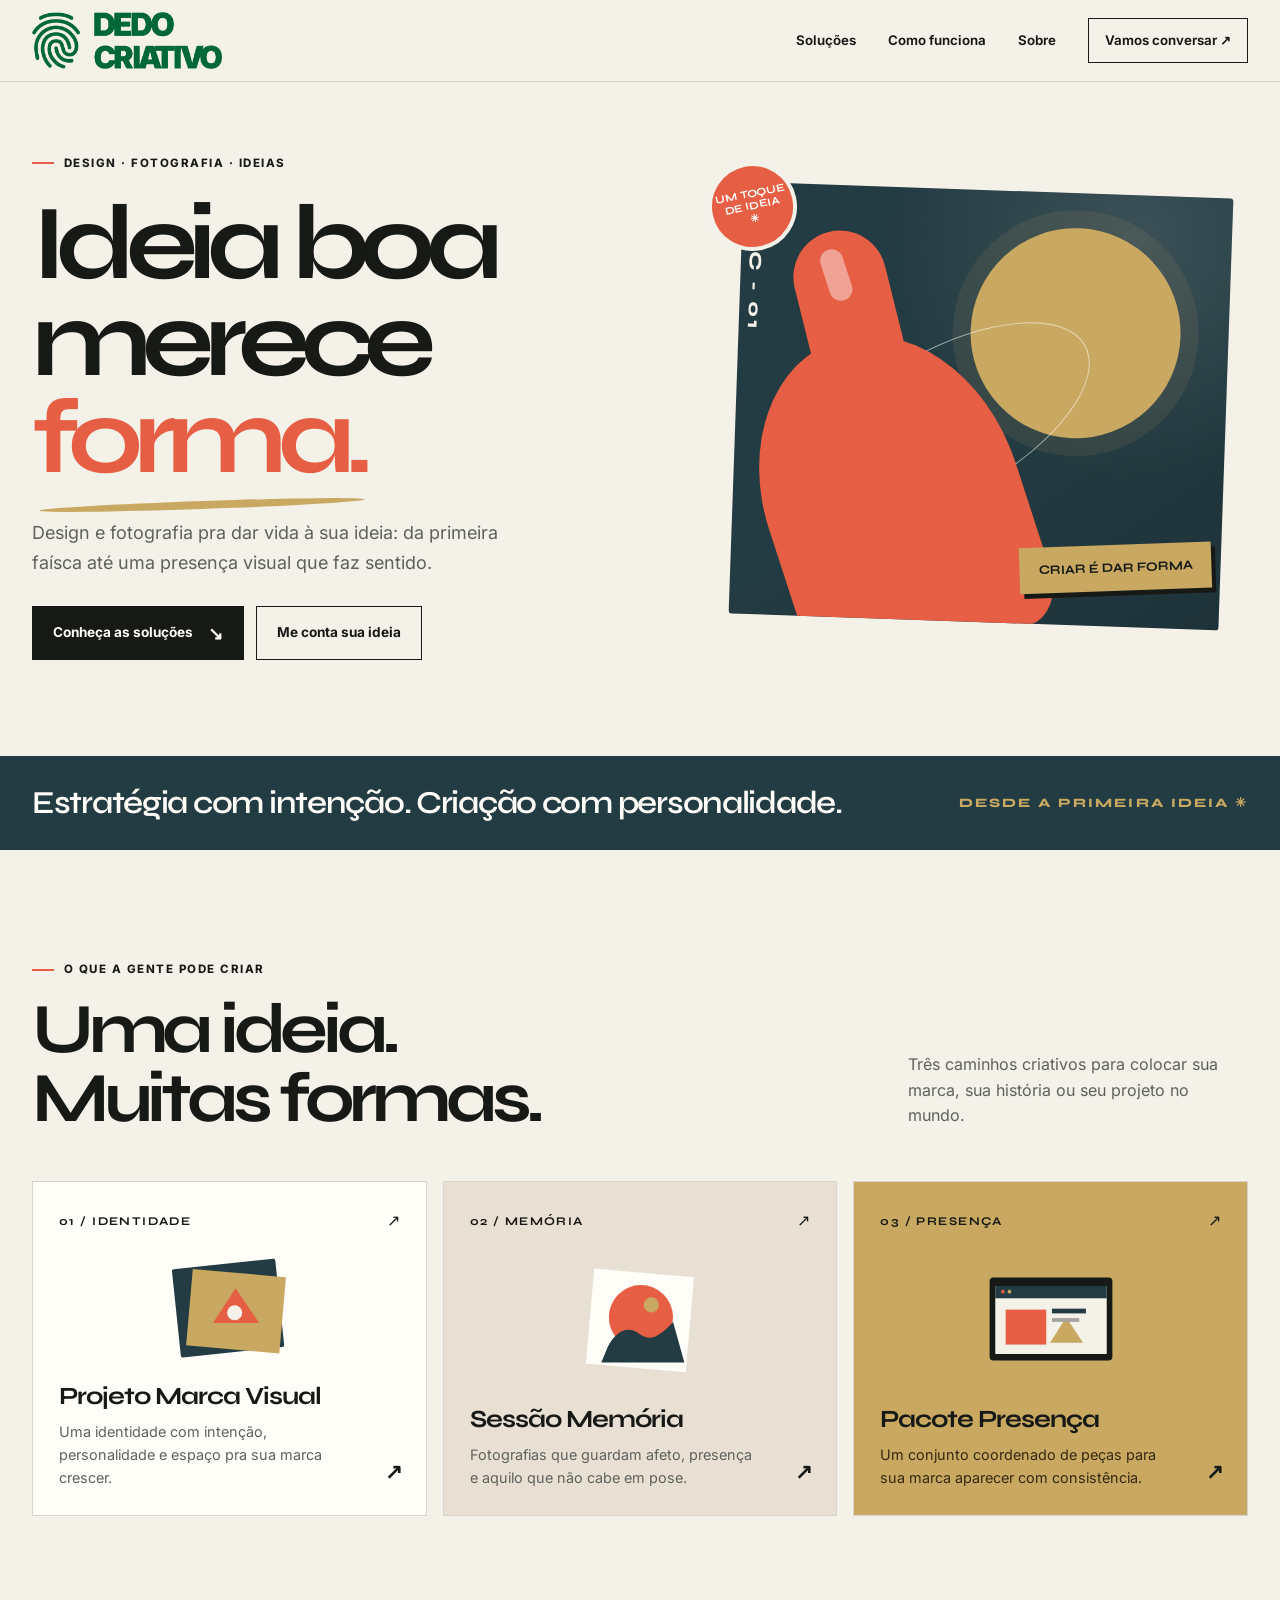
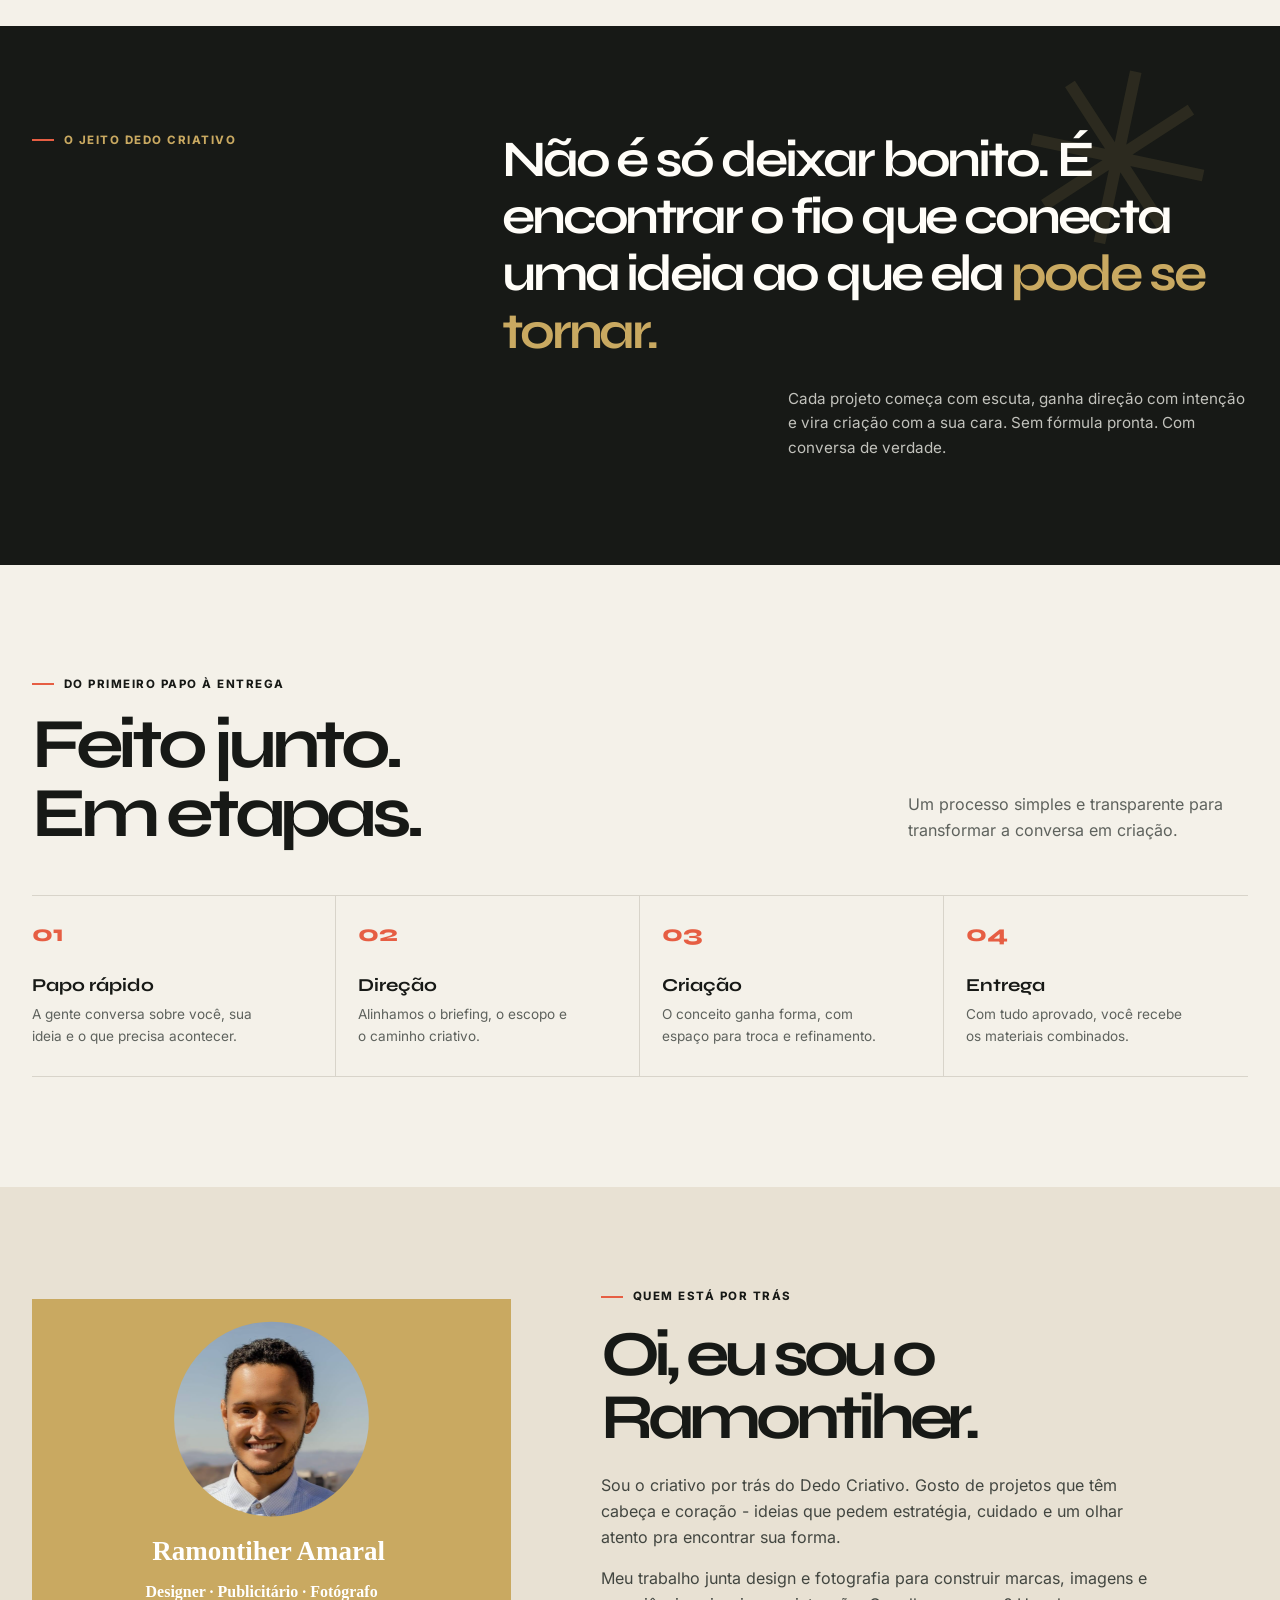
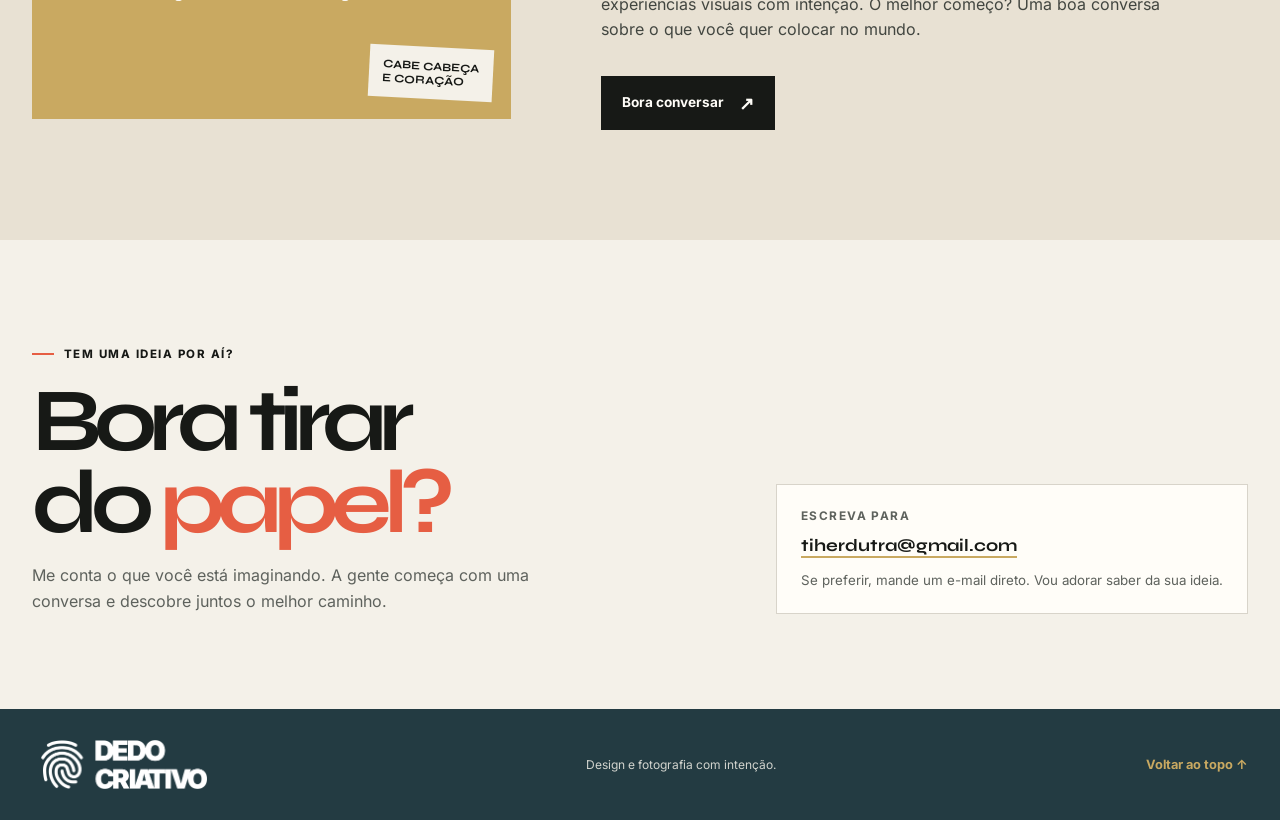
<file: index.html>
<!doctype html>
<html lang="pt-BR">
<head>
  <meta charset="utf-8">
  <meta name="viewport" content="width=device-width, initial-scale=1">
  <meta name="description" content="Dedo Criativo: design e fotografia para transformar ideias em marcas, imagens e presença visual.">
  <meta name="theme-color" content="#f4f1e9">
  <title>Dedo Criativo: ideia boa merece forma</title>
  <style>
    @font-face{font-family:Syne;src:url('fonts/syne-latin-wght-normal.woff2') format('woff2');font-weight:400 800;font-display:swap}
    @font-face{font-family:Inter;src:url('fonts/inter-latin-wght-normal.woff2') format('woff2');font-weight:100 900;font-display:swap}
    :root{--paper:#f4f1e9;--white:#fffdf8;--ink:#171916;--muted:#5e625d;--blue:#233b42;--gold:#c9a961;--coral:#e65e43;--line:#d8d4ca;--display:'Syne',sans-serif;--body:'Inter',sans-serif;--ease:cubic-bezier(.2,.7,.2,1);--wrap:1240px}
    *{box-sizing:border-box}html{scroll-behavior:smooth;scroll-padding-top:86px}body{margin:0;background:var(--paper);color:var(--ink);font-family:var(--body);font-size:16px;line-height:1.6}a{color:inherit}button,input,textarea{font:inherit}button,a{-webkit-tap-highlight-color:transparent}a:focus-visible,button:focus-visible,input:focus-visible,textarea:focus-visible{outline:3px solid var(--coral);outline-offset:4px}::selection{background:var(--coral);color:white}.wrap{width:min(var(--wrap),calc(100% - 64px));margin:auto}.eyebrow{display:flex;align-items:center;gap:10px;font-size:.72rem;font-weight:750;letter-spacing:.13em;text-transform:uppercase}.eyebrow:before{content:"";width:22px;height:2px;background:var(--coral)}
    .header{height:82px;display:flex;align-items:center;border-bottom:1px solid var(--line);position:relative;z-index:4}.nav{display:flex;align-items:center;justify-content:space-between}.brand{display:inline-flex;align-items:center;gap:11px;text-decoration:none}.brand-mark{width:38px;height:38px;display:block}.brand-word{font:750 1.15rem/1 var(--display);letter-spacing:-.06em}.brand-word small{font:600 .58rem/1 var(--body);letter-spacing:.11em;text-transform:uppercase;display:block;margin-top:5px;color:var(--muted)}.brand-logo{display:block;width:190px;height:auto;max-width:42vw}.footer .brand-logo{width:184px;padding:6px 9px;background:var(--white)}.links{display:flex;align-items:center;gap:32px}.links a{font-size:.83rem;font-weight:650;text-decoration:none;transition:color .2s}.links a:hover{color:var(--coral)}.nav-cta{border:1px solid var(--ink);padding:11px 16px!important}.nav-cta:hover{background:var(--ink);color:var(--paper)!important}.menu-toggle{display:none;background:none;border:0;font-size:1.5rem;color:var(--ink)}
    .hero{padding:70px 0 94px;overflow:hidden}.hero-grid{display:grid;grid-template-columns:1.08fr .92fr;gap:42px;align-items:center;min-height:510px}.hero-copy{position:relative;z-index:1}.hero h1{font:700 clamp(3.8rem,8.3vw,7.6rem)/.91 var(--display);letter-spacing:-.09em;max-width:780px;margin:24px 0 24px}.hero h1 em{font-style:normal;color:var(--coral);position:relative;white-space:nowrap}.hero h1 em:after{content:"";position:absolute;left:2%;right:0;bottom:-8px;height:8px;background:var(--gold);border-radius:50%;transform:rotate(-2deg)}.hero-intro{font-size:clamp(1.02rem,1.4vw,1.2rem);line-height:1.65;color:var(--muted);max-width:480px;margin:32px 0 29px}.actions{display:flex;align-items:center;flex-wrap:wrap;gap:12px}.button{display:inline-flex;align-items:center;justify-content:center;gap:15px;padding:15px 20px;background:var(--ink);color:var(--white);font-size:.85rem;font-weight:700;text-decoration:none;border:1px solid var(--ink);transition:transform .2s var(--ease),background .2s,color .2s}.button:hover{transform:translateY(-3px);background:var(--coral);border-color:var(--coral)}.button.secondary{background:transparent;color:var(--ink)}.button.secondary:hover{background:var(--gold);border-color:var(--gold)}.arrow{font-size:1.15rem;line-height:1}.hero-art{position:relative;height:490px;isolation:isolate}.art-board{position:absolute;inset:28px 22px 30px 28px;background:var(--blue);overflow:hidden;border-radius:3px;transform:rotate(2deg)}.art-board:before{content:"";position:absolute;inset:0;background:radial-gradient(ellipse at 80% 10%,rgba(255,255,255,.11),transparent 44%),linear-gradient(145deg,transparent 52%,rgba(0,0,0,.14))}.sun{position:absolute;width:210px;height:210px;border-radius:50%;background:var(--gold);top:35px;right:48px;box-shadow:0 0 0 18px rgba(201,169,97,.1)}.finger-shape{position:absolute;bottom:-42px;left:32px;width:255px;height:330px;background:var(--coral);border-radius:48% 52% 14% 18%;transform:rotate(-20deg)}.finger-shape:before{content:"";position:absolute;width:93px;height:172px;left:96px;top:-106px;background:var(--coral);border-radius:50px 50px 35px 35px;transform:rotate(4deg)}.finger-shape:after{content:"";position:absolute;width:23px;height:53px;left:131px;top:-89px;border-radius:20px;background:#f0a394}.orbit{position:absolute;width:320px;height:146px;border:1px solid rgba(255,255,255,.55);border-radius:50%;left:50px;top:161px;transform:rotate(-31deg)}.art-tag{position:absolute;right:9px;bottom:36px;background:var(--gold);padding:15px 19px;font:700 .8rem var(--display);transform:rotate(-4deg);box-shadow:4px 5px 0 var(--ink)}.art-number{position:absolute;left:4px;top:48px;color:var(--paper);font:750 1.1rem var(--display);writing-mode:vertical-rl;letter-spacing:.15em}.art-sticker{position:absolute;top:0;left:0;width:89px;height:89px;border-radius:50%;background:var(--coral);color:white;display:grid;place-items:center;text-align:center;font:700 .68rem/1.12 var(--display);transform:rotate(-12deg);z-index:2;border:4px solid var(--paper)}
    .intro-band{background:var(--blue);color:var(--white);padding:28px 0}.band-inner{display:flex;justify-content:space-between;align-items:center;gap:24px}.band-inner p{margin:0;font:600 clamp(1.2rem,2.6vw,2rem)/1.2 var(--display);letter-spacing:-.04em}.band-mark{font:750 .8rem var(--display);letter-spacing:.16em;color:var(--gold);white-space:nowrap}
    .section{padding:110px 0}.section-heading{display:flex;align-items:end;justify-content:space-between;gap:35px;margin-bottom:48px}.section-heading h2{font:700 clamp(2.6rem,5.5vw,5rem)/.98 var(--display);letter-spacing:-.075em;max-width:640px;margin:16px 0 0}.section-heading p{max-width:340px;color:var(--muted);margin:0 0 4px}.tiles{display:grid;grid-template-columns:repeat(3,1fr);gap:16px}.tile{position:relative;min-height:335px;padding:26px;background:var(--white);border:1px solid var(--line);display:flex;flex-direction:column;justify-content:space-between;overflow:hidden;transition:transform .25s var(--ease),box-shadow .25s var(--ease)}.tile:hover{transform:translateY(-6px);box-shadow:0 16px 35px rgba(23,25,22,.08)}.tile:nth-child(2){background:#e8e1d3}.tile:nth-child(3){background:var(--gold)}.tile-top{display:flex;justify-content:space-between;align-items:center}.tile-num{font:700 .74rem var(--display);letter-spacing:.12em}.tile-icon{height:140px;display:grid;place-items:center}.tile-icon svg{width:170px;height:128px;overflow:visible}.tile h3{font:700 1.55rem/1.1 var(--display);letter-spacing:-.04em;margin:0 0 9px}.tile p{font-size:.9rem;color:var(--muted);max-width:285px;margin:0}.tile:nth-child(3) p{color:#342912}.tile-link{position:absolute;right:23px;bottom:27px;text-decoration:none;font-size:1.3rem;font-weight:750;transition:transform .2s}.tile-link:hover{transform:translateX(4px)}
    .manifesto{background:var(--ink);color:var(--white);padding:105px 0;position:relative;overflow:hidden}.manifesto:after{content:"✳";position:absolute;right:5%;top:4%;font:300 15rem/1 var(--display);color:rgba(201,169,97,.12);transform:rotate(12deg)}.manifesto-grid{display:grid;grid-template-columns:.72fr 1.28fr;gap:50px;align-items:start;position:relative;z-index:1}.manifesto .eyebrow{color:var(--gold)}.manifesto blockquote{font:650 clamp(2rem,4vw,3.6rem)/1.12 var(--display);letter-spacing:-.06em;margin:0;max-width:850px}.manifesto blockquote em{color:var(--gold);font-style:normal}.manifesto-note{color:#c2c2bc;max-width:460px;margin:27px 0 0 auto;font-size:.95rem}
    .process{display:grid;grid-template-columns:repeat(4,1fr);border-top:1px solid var(--line);border-bottom:1px solid var(--line)}.step{padding:24px 22px 27px 0;min-height:180px;border-right:1px solid var(--line)}.step:not(:first-child){padding-left:22px}.step:last-child{border:0}.step-number{color:var(--coral);font:750 1.45rem var(--display)}.step h3{font:700 1.14rem var(--display);margin:25px 0 8px}.step p{font-size:.85rem;color:var(--muted);margin:0;max-width:220px}
    .about{padding:100px 0 110px;background:#e8e1d3}.about-grid{display:grid;grid-template-columns:.85fr 1.15fr;gap:90px;align-items:center}.about-visual{min-height:420px;position:relative;background:var(--gold);overflow:hidden}.about-visual:before{content:"";position:absolute;width:330px;height:330px;background:var(--blue);border-radius:50%;left:50%;top:48%;transform:translate(-50%,-50%)}.about-visual:after{content:"DC";position:absolute;left:50%;top:50%;transform:translate(-50%,-50%) rotate(-8deg);color:var(--paper);font:750 8rem/.9 var(--display);letter-spacing:-.13em}.about-stamp{position:absolute;right:18px;bottom:20px;background:var(--paper);padding:12px 14px;font:700 .72rem var(--display);transform:rotate(3deg)}.about-copy h2{font:700 clamp(2.5rem,5vw,4.5rem)/.98 var(--display);letter-spacing:-.08em;margin:18px 0 24px}.about-copy>p{max-width:560px;color:#424640}.about-copy .button{margin-top:17px}
    .contact{padding:105px 0 95px}.contact-grid{display:grid;grid-template-columns:1fr auto;gap:50px;align-items:end}.contact h2{font:700 clamp(3rem,7vw,6rem)/.91 var(--display);letter-spacing:-.09em;margin:18px 0 19px;max-width:750px}.contact h2 em{color:var(--coral);font-style:normal}.contact p{max-width:520px;color:var(--muted);margin:0}.contact-card{min-width:285px;padding:22px 24px;border:1px solid var(--line);background:var(--white)}.contact-card span{display:block;color:var(--muted);font-size:.74rem;font-weight:700;text-transform:uppercase;letter-spacing:.12em;margin-bottom:7px}.contact-card a{font:700 1.08rem var(--display);text-decoration-color:var(--gold);text-decoration-thickness:2px;text-underline-offset:5px;word-break:break-word}.contact-card small{display:block;margin-top:11px;color:var(--muted)}
    .footer{background:var(--blue);color:var(--white);padding:25px 0}.footer-inner{display:flex;justify-content:space-between;align-items:center;gap:20px}.footer .brand-word small{color:#d2d4ce}.footer-note{font-size:.75rem;color:#d2d4ce}.footer-top{font-size:.8rem;font-weight:700;text-decoration:none;color:var(--gold)}
    @media(max-width:900px){.wrap{width:min(var(--wrap),calc(100% - 40px))}.hero{padding:50px 0 70px}.hero-grid{gap:16px;min-height:445px}.hero-art{height:400px}.art-board{inset:25px 7px 25px 20px}.sun{width:165px;height:165px}.finger-shape{width:210px;height:270px}.finger-shape:before{width:77px;height:140px;left:78px;top:-88px}.finger-shape:after{left:105px;top:-74px}.section{padding:82px 0}.tile{padding:20px;min-height:325px}.about-grid{gap:45px}.about-visual{min-height:350px}.about-visual:before{width:275px;height:275px}}
    @media(max-width:680px){.wrap{width:calc(100% - 36px)}.header{height:70px}.menu-toggle{display:block;position:relative;z-index:2;padding:8px}.links{display:none;position:absolute;top:69px;left:0;right:0;padding:20px 18px 24px;background:var(--paper);border-bottom:1px solid var(--line);box-shadow:0 14px 24px rgba(0,0,0,.08);flex-direction:column;align-items:stretch;gap:0}.links.open{display:flex}.links a{padding:13px 4px;border-bottom:1px solid var(--line)}.links .nav-cta{margin-top:13px;text-align:center;border:1px solid var(--ink)}.hero{padding:47px 0 56px}.hero-grid{grid-template-columns:1fr;gap:34px}.hero h1{font-size:clamp(3.8rem,16vw,5.5rem);margin-top:18px;max-width:510px}.hero-intro{margin:24px 0 22px}.hero-art{height:340px;width:min(100%,440px);margin:0 auto}.art-board{inset:17px 14px 19px 22px}.sun{width:140px;height:140px;top:25px;right:32px}.finger-shape{width:180px;height:240px;left:25px;bottom:-28px}.finger-shape:before{width:65px;height:118px;left:67px;top:-77px}.finger-shape:after{left:89px;top:-62px;width:17px;height:38px}.orbit{width:245px;height:110px;left:39px;top:126px}.art-tag{right:5px;bottom:23px}.art-sticker{width:75px;height:75px;font-size:.58rem}.art-number{top:37px}.band-inner{align-items:flex-start;flex-direction:column;gap:12px}.band-inner p{max-width:400px}.section{padding:72px 0}.section-heading{display:block;margin-bottom:31px}.section-heading p{margin:17px 0 0}.section-heading h2{font-size:clamp(2.7rem,11vw,4rem)}.tiles{grid-template-columns:1fr;gap:12px}.tile{min-height:290px;padding:22px}.tile-icon{height:108px}.tile-icon svg{height:104px}.tile-link{bottom:23px}.manifesto{padding:76px 0}.manifesto-grid{grid-template-columns:1fr;gap:26px}.manifesto blockquote{font-size:clamp(2.2rem,9vw,3.3rem)}.manifesto-note{margin:23px 0 0}.manifesto:after{font-size:10rem;right:-18px;top:14%}.process{grid-template-columns:1fr 1fr}.step{min-height:158px;padding:18px 12px 18px 0;border-bottom:1px solid var(--line)}.step:not(:first-child){padding-left:14px}.step:nth-child(2){border-right:0}.step:nth-child(3){border-bottom:0}.step:nth-child(4){border-bottom:0}.step h3{margin:19px 0 7px}.about{padding:70px 0}.about-grid{grid-template-columns:1fr;gap:32px}.about-visual{min-height:300px;max-width:430px;width:100%;margin:auto}.about-visual:before{width:245px;height:245px}.about-visual:after{font-size:7rem}.about-copy h2{font-size:clamp(2.6rem,10vw,4rem)}.contact{padding:75px 0}.contact-grid{grid-template-columns:1fr;gap:28px}.contact h2{font-size:clamp(3.4rem,14vw,5.3rem)}.contact-card{min-width:0;width:100%}.footer-inner{align-items:flex-start;flex-wrap:wrap}.footer-note{order:3;width:100%;margin:0}.footer-top{margin-left:auto}}
    @media(prefers-reduced-motion:reduce){*,*::before,*::after{scroll-behavior:auto!important;transition:none!important;animation:none!important}}
    .about-visual{background:var(--gold) url('assets/foto-perfil.svg') center/contain no-repeat}.about-visual:before,.about-visual:after{content:none}
    .footer .brand-logo{background:transparent;filter:brightness(0) invert(1)}
  </style>
</head>
<body>
  <header class="header">
    <div class="wrap nav">
      <a class="brand" href="#inicio" aria-label="Dedo Criativo - início">
        <img class="brand-logo" src="img/logo-dedo-criativo.png" alt="Dedo Criativo">
      </a>
      <button class="menu-toggle" type="button" aria-label="Abrir menu" aria-expanded="false" aria-controls="site-links">☰</button>
      <nav class="links" id="site-links" aria-label="Navegação principal"><a href="#solucoes">Soluções</a><a href="#processo">Como funciona</a><a href="#sobre">Sobre</a><a class="nav-cta" href="#contato">Vamos conversar <span aria-hidden="true">↗</span></a></nav>
    </div>
  </header>
  <main>
    <section class="hero" id="inicio">
      <div class="wrap hero-grid">
        <div class="hero-copy"><span class="eyebrow">Design · Fotografia · Ideias</span><h1>Ideia boa<br>merece <em>forma.</em></h1><p class="hero-intro">Design e fotografia pra dar vida à sua ideia: da primeira faísca até uma presença visual que faz sentido.</p><div class="actions"><a class="button" href="#solucoes">Conheça as soluções <span class="arrow" aria-hidden="true">↘</span></a><a class="button secondary" href="#contato">Me conta sua ideia</a></div></div>
        <div class="hero-art" aria-label="Ilustração abstrata em azul profundo, coral e dourado, com formas que sugerem criatividade e impressão digital" role="img"><div class="art-board"><span class="art-number">DC - 01</span><span class="sun"></span><span class="orbit"></span><span class="finger-shape"></span><span class="art-tag">CRIAR É DAR FORMA</span></div><span class="art-sticker">UM TOQUE<br>DE IDEIA<br>✳</span></div>
      </div>
    </section>
    <section class="intro-band" aria-label="Apresentação"><div class="wrap band-inner"><p>Estratégia com intenção. Criação com personalidade.</p><span class="band-mark">DESDE A PRIMEIRA IDEIA ✳</span></div></section>
    <section class="section" id="solucoes">
      <div class="wrap"><div class="section-heading"><div><span class="eyebrow">O que a gente pode criar</span><h2>Uma ideia.<br>Muitas formas.</h2></div><p>Três caminhos criativos para colocar sua marca, sua história ou seu projeto no mundo.</p></div>
        <div class="tiles">
          <article class="tile"><div class="tile-top"><span class="tile-num">01 / IDENTIDADE</span><span aria-hidden="true">↗</span></div><div class="tile-icon" aria-hidden="true"><svg viewBox="0 0 180 130"><rect x="34" y="18" width="110" height="94" rx="2" fill="#233b42" transform="rotate(-6 90 65)"/><rect x="48" y="28" width="99" height="81" fill="#c9a961" transform="rotate(5 98 68)"/><path d="M73 81 97 44l25 37z" fill="#e65e43"/><circle cx="96" cy="70" r="8" fill="#f4f1e9"/></svg></div><div><h3>Projeto Marca Visual</h3><p>Uma identidade com intenção, personalidade e espaço pra sua marca crescer.</p></div><a class="tile-link" href="#contato" aria-label="Conversar sobre Projeto Marca Visual">↗</a></article>
          <article class="tile"><div class="tile-top"><span class="tile-num">02 / MEMÓRIA</span><span aria-hidden="true">↗</span></div><div class="tile-icon" aria-hidden="true"><svg viewBox="0 0 180 130"><rect x="37" y="15" width="106" height="101" fill="#fffdf8" transform="rotate(5 90 65)"/><circle cx="91" cy="62" r="34" fill="#e65e43"/><path d="M56 93c10-18 22-22 34-13 10 7 18 5 35-13l12 43H49z" fill="#233b42"/><circle cx="102" cy="49" r="8" fill="#c9a961"/></svg></div><div><h3>Sessão Memória</h3><p>Fotografias que guardam afeto, presença e aquilo que não cabe em pose.</p></div><a class="tile-link" href="#contato" aria-label="Conversar sobre Sessão Memória">↗</a></article>
          <article class="tile"><div class="tile-top"><span class="tile-num">03 / PRESENÇA</span><span aria-hidden="true">↗</span></div><div class="tile-icon" aria-hidden="true"><svg viewBox="0 0 180 130"><rect x="25" y="20" width="130" height="88" rx="4" fill="#171916"/><rect x="31" y="29" width="118" height="72" fill="#f4f1e9"/><rect x="31" y="29" width="118" height="13" fill="#233b42"/><circle cx="39" cy="35" r="2" fill="#e65e43"/><circle cx="46" cy="35" r="2" fill="#c9a961"/><rect x="42" y="54" width="43" height="37" fill="#e65e43"/><path d="m89 89 17-27 18 27z" fill="#c9a961"/><rect x="91" y="53" width="36" height="5" fill="#233b42"/><rect x="91" y="63" width="29" height="4" fill="#a5a49d"/></svg></div><div><h3>Pacote Presença</h3><p>Um conjunto coordenado de peças para sua marca aparecer com consistência.</p></div><a class="tile-link" href="#contato" aria-label="Conversar sobre Pacote Presença">↗</a></article>
        </div>
      </div>
    </section>
    <section class="manifesto"><div class="wrap manifesto-grid"><span class="eyebrow">O jeito Dedo Criativo</span><div><blockquote>Não é só deixar bonito. É encontrar o fio que conecta uma ideia ao que ela <em>pode se tornar.</em></blockquote><p class="manifesto-note">Cada projeto começa com escuta, ganha direção com intenção e vira criação com a sua cara. Sem fórmula pronta. Com conversa de verdade.</p></div></div></section>
    <section class="section" id="processo"><div class="wrap"><div class="section-heading"><div><span class="eyebrow">Do primeiro papo à entrega</span><h2>Feito junto.<br>Em etapas.</h2></div><p>Um processo simples e transparente para transformar a conversa em criação.</p></div><div class="process"><article class="step"><span class="step-number">01</span><h3>Papo rápido</h3><p>A gente conversa sobre você, sua ideia e o que precisa acontecer.</p></article><article class="step"><span class="step-number">02</span><h3>Direção</h3><p>Alinhamos o briefing, o escopo e o caminho criativo.</p></article><article class="step"><span class="step-number">03</span><h3>Criação</h3><p>O conceito ganha forma, com espaço para troca e refinamento.</p></article><article class="step"><span class="step-number">04</span><h3>Entrega</h3><p>Com tudo aprovado, você recebe os materiais combinados.</p></article></div></div></section>
    <section class="about" id="sobre"><div class="wrap about-grid"><div class="about-visual" src="assets/foto-perfil.svg"><span class="about-stamp">CABE CABEÇA<br>E CORAÇÃO</span></div><div class="about-copy"><span class="eyebrow">Quem está por trás</span><h2>Oi, eu sou o Ramontiher.</h2><p>Sou o criativo por trás do Dedo Criativo. Gosto de projetos que têm cabeça e coração - ideias que pedem estratégia, cuidado e um olhar atento pra encontrar sua forma.</p><p>Meu trabalho junta design e fotografia para construir marcas, imagens e experiências visuais com intenção. O melhor começo? Uma boa conversa sobre o que você quer colocar no mundo.</p><a class="button" href="#contato">Bora conversar <span class="arrow" aria-hidden="true">↗</span></a></div></div></section>
    <section class="contact" id="contato"><div class="wrap contact-grid"><div><span class="eyebrow">Tem uma ideia por aí?</span><h2>Bora tirar<br>do <em>papel?</em></h2><p>Me conta o que você está imaginando. A gente começa com uma conversa e descobre juntos o melhor caminho.</p></div><div class="contact-card"><span>Escreva para</span><a href="mailto:tiherdutra@gmail.com">tiherdutra@gmail.com</a><small>Se preferir, mande um e-mail direto. Vou adorar saber da sua ideia.</small></div></div></section>
  </main>
  <footer class="footer"><div class="wrap footer-inner"><a class="brand" href="#inicio" aria-label="Dedo Criativo - voltar ao início"><img class="brand-logo" src="img/logo-dedo-criativo.png" alt="Dedo Criativo"></a><span class="footer-note">Design e fotografia com intenção.</span><a class="footer-top" href="#inicio">Voltar ao topo ↑</a></div></footer>
  <script>
    const toggle=document.querySelector('.menu-toggle');const links=document.querySelector('.links');toggle.addEventListener('click',()=>{const open=toggle.getAttribute('aria-expanded')!=='true';toggle.setAttribute('aria-expanded',String(open));toggle.setAttribute('aria-label',open?'Fechar menu':'Abrir menu');links.classList.toggle('open',open)});links.querySelectorAll('a').forEach(link=>link.addEventListener('click',()=>{links.classList.remove('open');toggle.setAttribute('aria-expanded','false');toggle.setAttribute('aria-label','Abrir menu')}));
  </script>
</body>
</html>
</file>
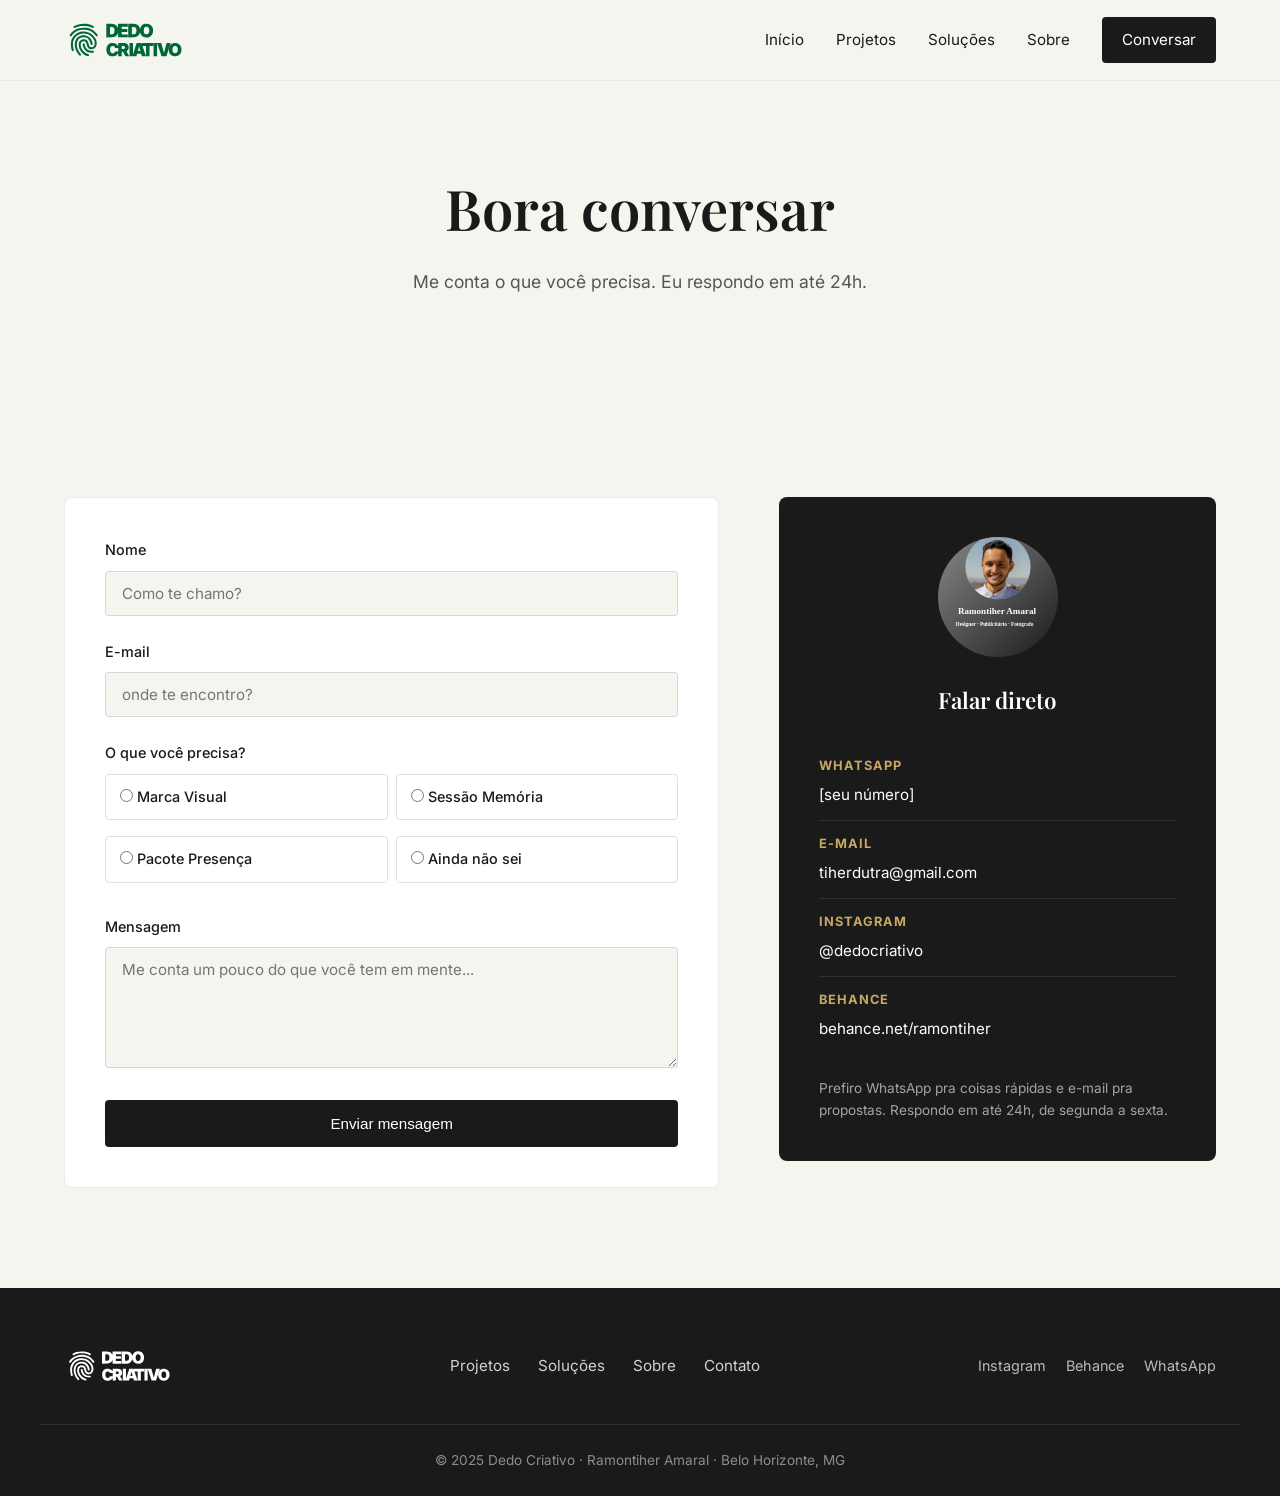
<file: contato.html>
<!DOCTYPE html>
<html lang="pt-BR">
<head>
  <meta charset="UTF-8" />
  <meta name="viewport" content="width=device-width, initial-scale=1.0" />
  <title>Contato · Dedo Criativo</title>
  <meta name="description" content="Me conta o que você precisa. Eu respondo em até 24h." />
  <link rel="preconnect" href="https://fonts.googleapis.com" />
  <link rel="preconnect" href="https://fonts.gstatic.com" crossorigin />
  <link href="https://fonts.googleapis.com/css2?family=Playfair+Display:wght@500;600;700&family=Inter:wght@300;400;500;600&display=swap" rel="stylesheet" />
  <link rel="stylesheet" href="css/style.css" />
</head>
<body>

  <header class="site-header">
    <div class="container header-inner">
      <a href="index.html" class="logo-area">
        <img src="assets/logo.svg" alt="Dedo Criativo" class="logo-img" />
      </a>
      <button class="menu-toggle" aria-label="Abrir menu" onclick="toggleMenu()">
        <span></span><span></span><span></span>
      </button>
      <nav class="main-nav" id="mainNav">
        <a href="index.html">Início</a>
        <a href="projetos.html">Projetos</a>
        <a href="solucoes.html">Soluções</a>
        <a href="sobre.html">Sobre</a>
        <a href="contato.html" class="nav-cta active">Conversar</a>
      </nav>
    </div>
  </header>

  <section class="page-header section">
    <div class="container">
      <h1>Bora conversar</h1>
      <p>Me conta o que você precisa. Eu respondo em até 24h.</p>
    </div>
  </section>

  <section class="contact-page section">
    <div class="container contact-grid">

      <!-- FORMULÁRIO -->
      <div class="contact-form-wrapper">
        <form class="contact-form" action="https://formspree.io/f/seu-codigo-aqui" method="POST">
          <div class="form-group">
            <label for="nome">Nome</label>
            <input type="text" id="nome" name="nome" placeholder="Como te chamo?" required />
          </div>

          <div class="form-group">
            <label for="email">E-mail</label>
            <input type="email" id="email" name="email" placeholder="onde te encontro?" required />
          </div>

          <div class="form-group">
            <label>O que você precisa?</label>
            <div class="radio-group">
              <label class="radio-option">
                <input type="radio" name="projeto" value="Marca Visual" />
                <span>Marca Visual</span>
              </label>
              <label class="radio-option">
                <input type="radio" name="projeto" value="Sessão Memória" />
                <span>Sessão Memória</span>
              </label>
              <label class="radio-option">
                <input type="radio" name="projeto" value="Pacote Presença" />
                <span>Pacote Presença</span>
              </label>
              <label class="radio-option">
                <input type="radio" name="projeto" value="Ainda não sei" />
                <span>Ainda não sei</span>
              </label>
            </div>
          </div>

          <div class="form-group">
            <label for="mensagem">Mensagem</label>
            <textarea id="mensagem" name="mensagem" rows="5" placeholder="Me conta um pouco do que você tem em mente..."></textarea>
          </div>

          <button type="submit" class="btn btn-primary btn-full">Enviar mensagem</button>
        </form>
      </div>

      <!-- CONTATOS DIRETOS -->
      <aside class="contact-direct">
        <div class="contact-photo">
          <!-- FOTO RAMONTIHER - substitua o arquivo pela sua foto -->
          <img src="assets/foto-perfil.svg" alt="Ramontiher Amaral" />
        </div>
        <h3>Falar direto</h3>
        <ul class="contact-list">
          <li>
            <strong>WhatsApp</strong>
            <a href="https://wa.me/5500000000000" target="_blank" rel="noopener">[seu número]</a>
          </li>
          <li>
            <strong>E-mail</strong>
            <a href="mailto:tiherdutra@gmail.com">tiherdutra@gmail.com</a>
          </li>
          <li>
            <strong>Instagram</strong>
            <a href="https://instagram.com/dedocriativo" target="_blank" rel="noopener">@dedocriativo</a>
          </li>
          <li>
            <strong>Behance</strong>
            <a href="https://behance.net/ramontiher" target="_blank" rel="noopener">behance.net/ramontiher</a>
          </li>
        </ul>
        <p class="contact-note">Prefiro WhatsApp pra coisas rápidas e e-mail pra propostas. Respondo em até 24h, de segunda a sexta.</p>
      </aside>

    </div>
  </section>

  <footer class="site-footer">
    <div class="container footer-inner">
      <img src="assets/logo.svg" alt="Dedo Criativo" class="footer-logo" />
      <div class="footer-links">
        <a href="projetos.html">Projetos</a>
        <a href="solucoes.html">Soluções</a>
        <a href="sobre.html">Sobre</a>
        <a href="contato.html">Contato</a>
      </div>
      <div class="footer-social">
        <a href="https://instagram.com/dedocriativo" target="_blank" rel="noopener">Instagram</a>
        <a href="https://behance.net/ramontiher" target="_blank" rel="noopener">Behance</a>
        <a href="https://wa.me/5500000000000" target="_blank" rel="noopener">WhatsApp</a>
      </div>
    </div>
    <div class="container footer-copy">
      <p>© 2025 Dedo Criativo · Ramontiher Amaral · Belo Horizonte, MG</p>
    </div>
  </footer>

  <script src="js/main.js"></script>
</body>
</html>
</file>
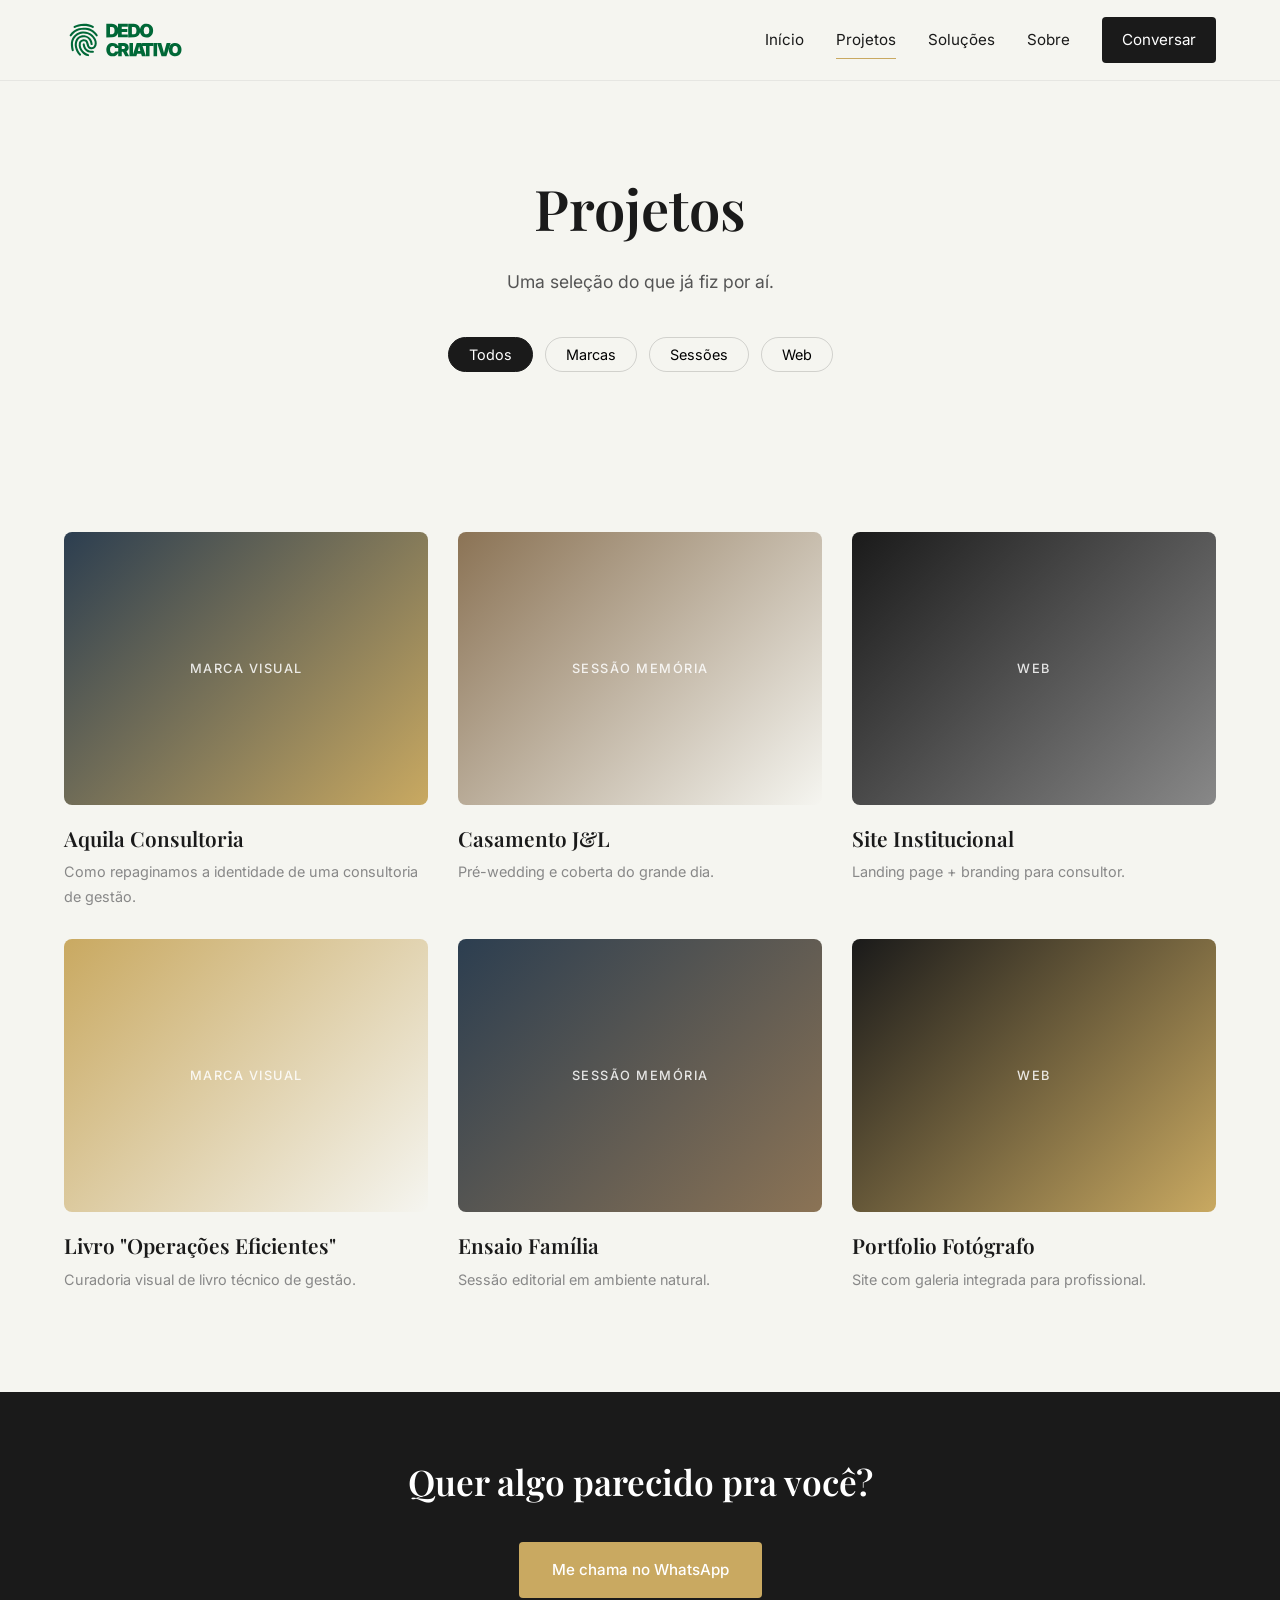
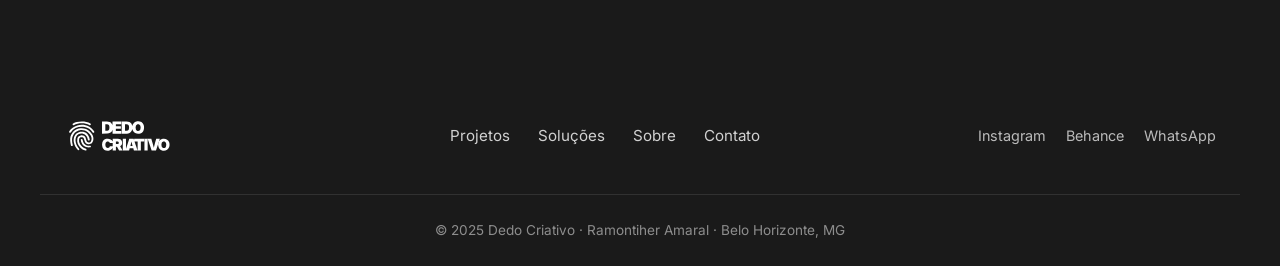
<file: projetos.html>
<!DOCTYPE html>
<html lang="pt-BR">
<head>
  <meta charset="UTF-8" />
  <meta name="viewport" content="width=device-width, initial-scale=1.0" />
  <title>Projetos · Dedo Criativo</title>
  <meta name="description" content="Uma seleção do meu trabalho em design e fotografia." />
  <link rel="preconnect" href="https://fonts.googleapis.com" />
  <link rel="preconnect" href="https://fonts.gstatic.com" crossorigin />
  <link href="https://fonts.googleapis.com/css2?family=Playfair+Display:wght@500;600;700&family=Inter:wght@300;400;500;600&display=swap" rel="stylesheet" />
  <link rel="stylesheet" href="css/style.css" />
</head>
<body>

  <header class="site-header">
    <div class="container header-inner">
      <a href="index.html" class="logo-area">
        <img src="assets/logo.svg" alt="Dedo Criativo" class="logo-img" />
      </a>
      <button class="menu-toggle" aria-label="Abrir menu" onclick="toggleMenu()">
        <span></span><span></span><span></span>
      </button>
      <nav class="main-nav" id="mainNav">
        <a href="index.html">Início</a>
        <a href="projetos.html" class="active">Projetos</a>
        <a href="solucoes.html">Soluções</a>
        <a href="sobre.html">Sobre</a>
        <a href="contato.html" class="nav-cta">Conversar</a>
      </nav>
    </div>
  </header>

  <section class="page-header section">
    <div class="container">
      <h1>Projetos</h1>
      <p>Uma seleção do que já fiz por aí.</p>
      <div class="filter-buttons">
        <button class="filter-btn active" data-filter="todos">Todos</button>
        <button class="filter-btn" data-filter="marcas">Marcas</button>
        <button class="filter-btn" data-filter="sessoes">Sessões</button>
        <button class="filter-btn" data-filter="web">Web</button>
      </div>
    </div>
  </section>

  <section class="projects-page section">
    <div class="container">
      <div class="projects-grid" id="projectsGrid">

        <a href="projetos/aquila.html" class="project-card" data-category="marcas">
          <div class="project-thumb" style="background: linear-gradient(135deg, #2C3E50, #C9A961);">
            <span>Marca Visual</span>
          </div>
          <h4>Aquila Consultoria</h4>
          <p>Como repaginamos a identidade de uma consultoria de gestão.</p>
        </a>

        <a href="projetos/casamento-jl.html" class="project-card" data-category="sessoes">
          <div class="project-thumb" style="background: linear-gradient(135deg, #8B7355, #F5F5F0);">
            <span>Sessão Memória</span>
          </div>
          <h4>Casamento J&L</h4>
          <p>Pré-wedding e coberta do grande dia.</p>
        </a>

        <a href="projetos/site-institucional.html" class="project-card" data-category="web">
          <div class="project-thumb" style="background: linear-gradient(135deg, #1A1A1A, #888888);">
            <span>Web</span>
          </div>
          <h4>Site Institucional</h4>
          <p>Landing page + branding para consultor.</p>
        </a>

        <a href="projetos/livro-gestao.html" class="project-card" data-category="marcas">
          <div class="project-thumb" style="background: linear-gradient(135deg, #C9A961, #F5F5F0);">
            <span>Marca Visual</span>
          </div>
          <h4>Livro "Operações Eficientes"</h4>
          <p>Curadoria visual de livro técnico de gestão.</p>
        </a>

        <a href="projetos/ensaio-familia.html" class="project-card" data-category="sessoes">
          <div class="project-thumb" style="background: linear-gradient(135deg, #2C3E50, #8B7355);">
            <span>Sessão Memória</span>
          </div>
          <h4>Ensaio Família</h4>
          <p>Sessão editorial em ambiente natural.</p>
        </a>

        <a href="projetos/portfolio-fotografo.html" class="project-card" data-category="web">
          <div class="project-thumb" style="background: linear-gradient(135deg, #1A1A1A, #C9A961);">
            <span>Web</span>
          </div>
          <h4>Portfolio Fotógrafo</h4>
          <p>Site com galeria integrada para profissional.</p>
        </a>

      </div>
    </div>
  </section>

  <section class="cta-final cta-final-small">
    <div class="container">
      <h2>Quer algo parecido pra você?</h2>
      <a href="https://wa.me/5500000000000" target="_blank" rel="noopener" class="btn btn-primary">Me chama no WhatsApp</a>
    </div>
  </section>

  <footer class="site-footer">
    <div class="container footer-inner">
      <img src="assets/logo.svg" alt="Dedo Criativo" class="footer-logo" />
      <div class="footer-links">
        <a href="projetos.html">Projetos</a>
        <a href="solucoes.html">Soluções</a>
        <a href="sobre.html">Sobre</a>
        <a href="contato.html">Contato</a>
      </div>
      <div class="footer-social">
        <a href="https://instagram.com/dedocriativo" target="_blank" rel="noopener">Instagram</a>
        <a href="https://behance.net/ramontiher" target="_blank" rel="noopener">Behance</a>
        <a href="https://wa.me/5500000000000" target="_blank" rel="noopener">WhatsApp</a>
      </div>
    </div>
    <div class="container footer-copy">
      <p>© 2025 Dedo Criativo · Ramontiher Amaral · Belo Horizonte, MG</p>
    </div>
  </footer>

  <script src="js/main.js"></script>
</body>
</html>
</file>
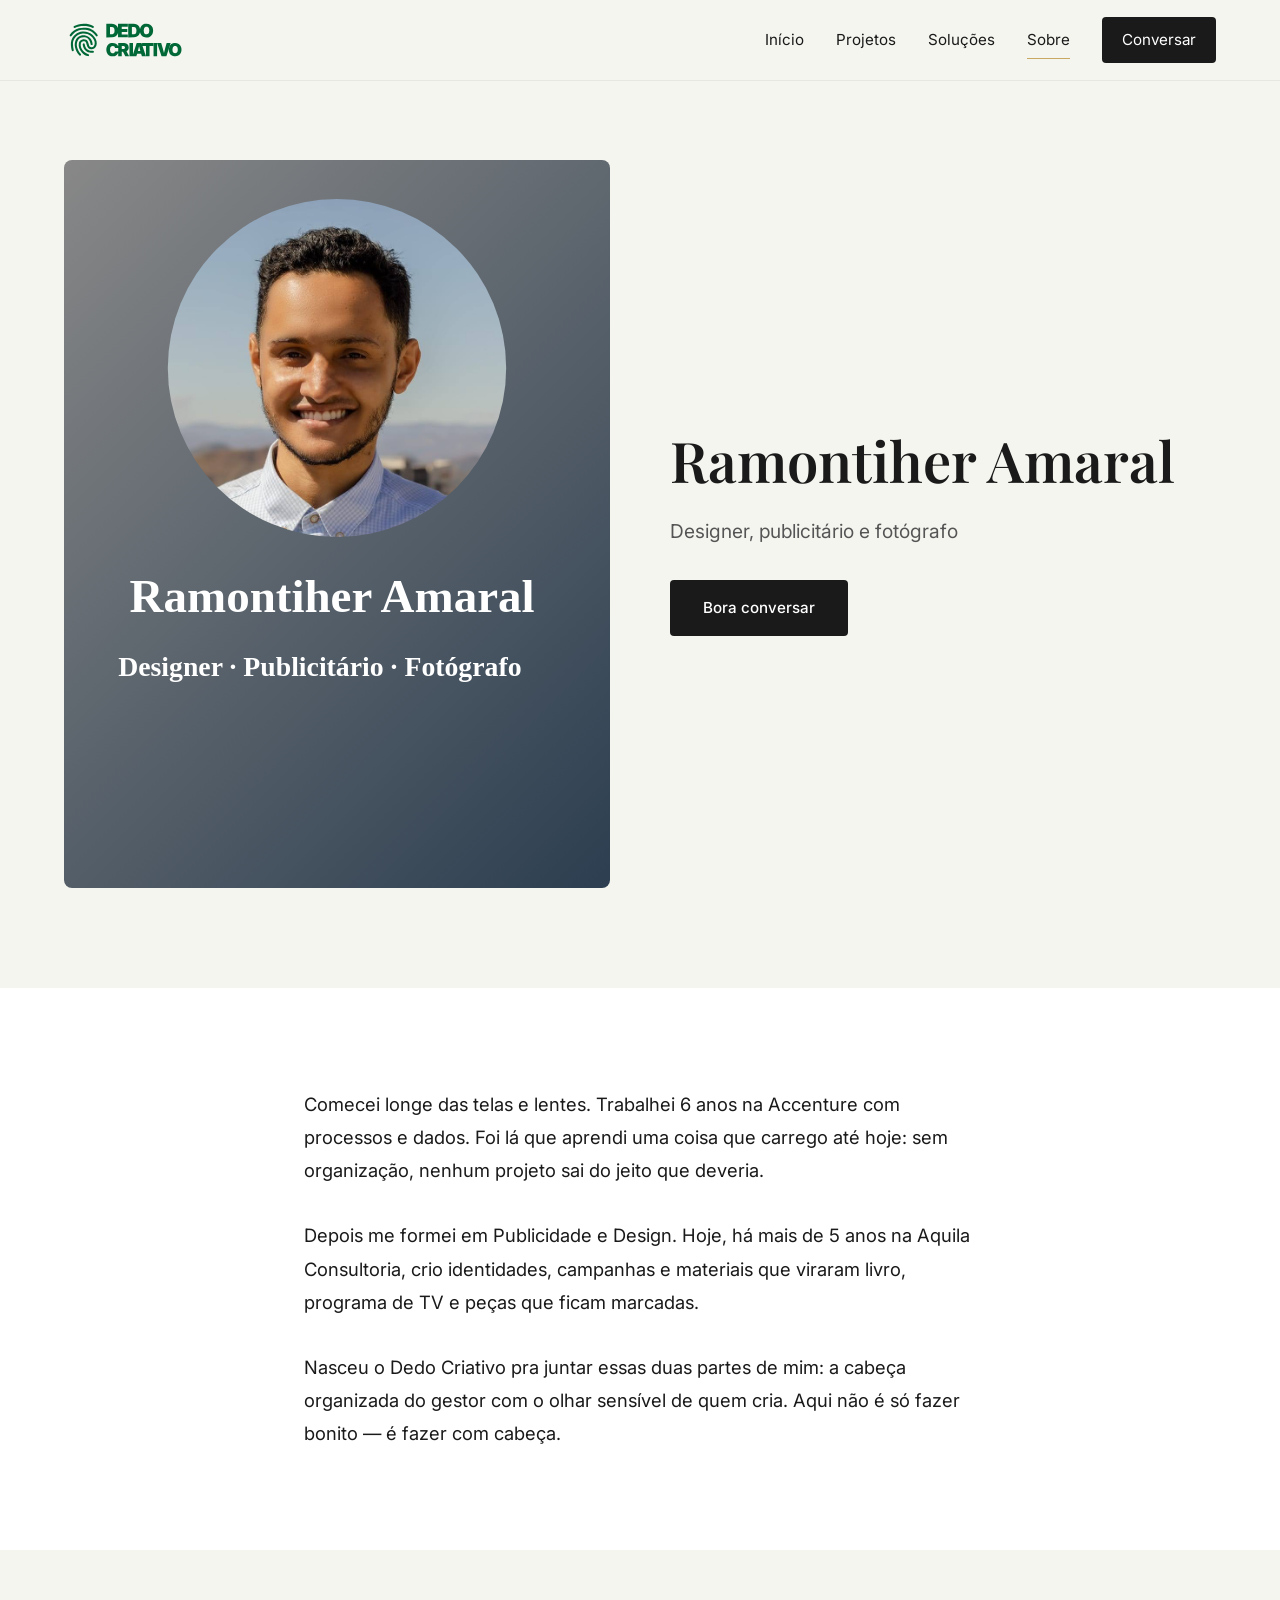
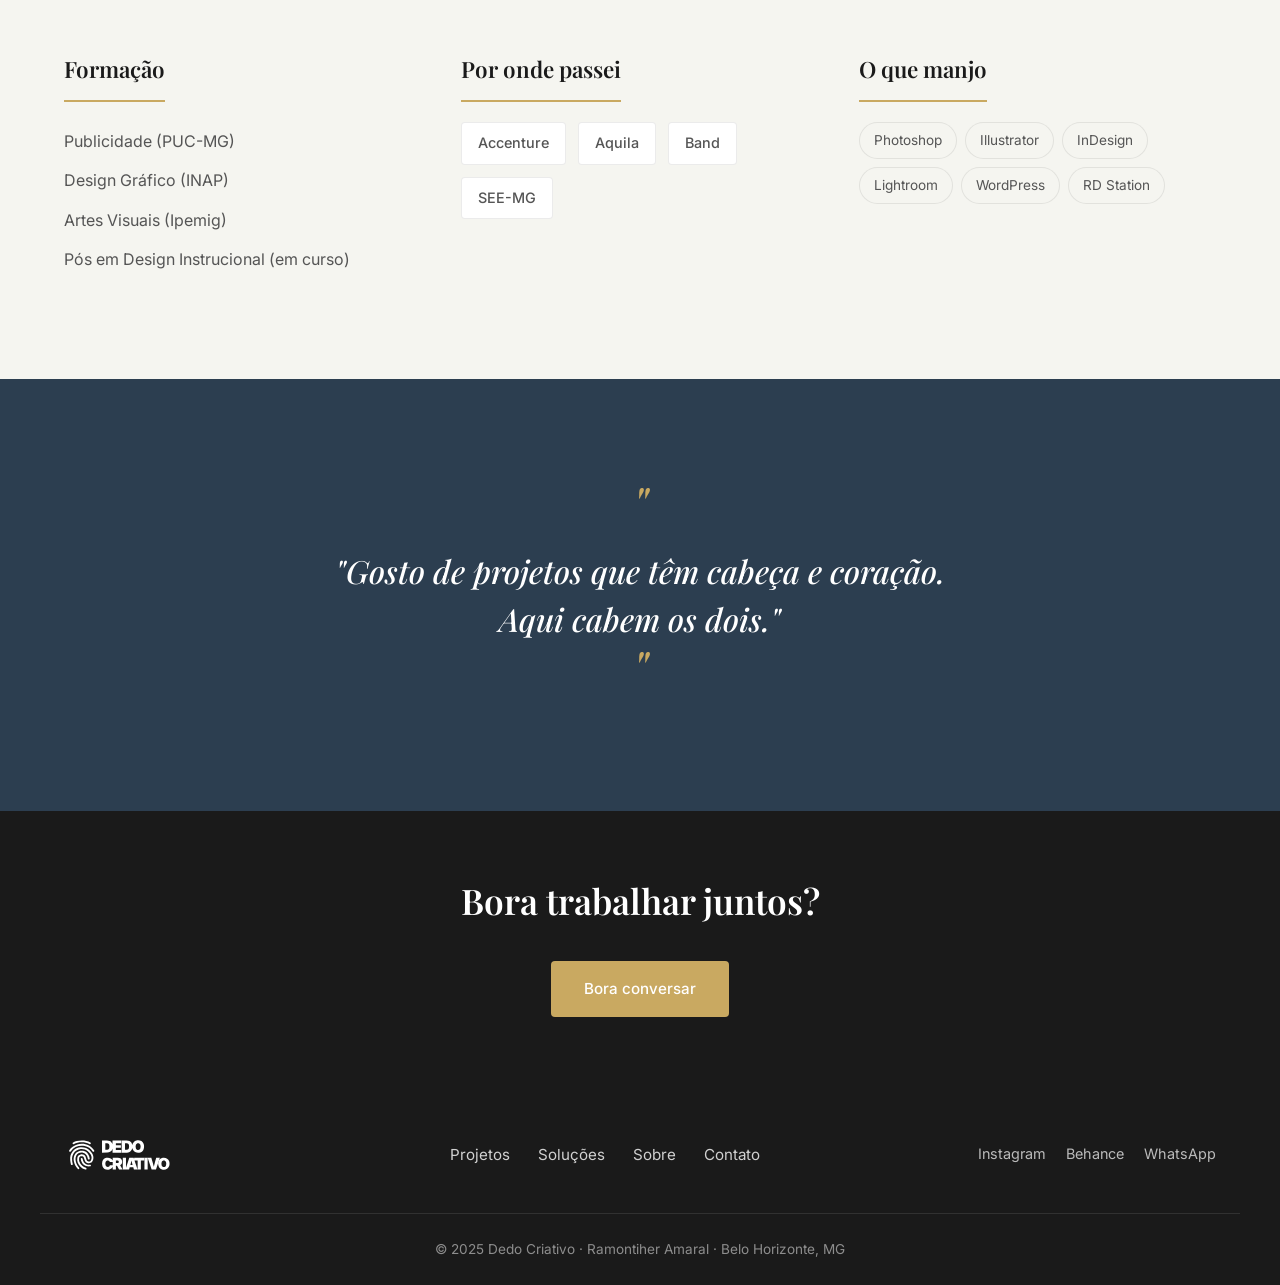
<file: sobre.html>
<!DOCTYPE html>
<html lang="pt-BR">
<head>
  <meta charset="UTF-8" />
  <meta name="viewport" content="width=device-width, initial-scale=1.0" />
  <title>Sobre · Dedo Criativo</title>
  <meta name="description" content="Ramontiher Amaral — designer, publicitário e fotógrafo. Conheça minha história." />
  <link rel="preconnect" href="https://fonts.googleapis.com" />
  <link rel="preconnect" href="https://fonts.gstatic.com" crossorigin />
  <link href="https://fonts.googleapis.com/css2?family=Playfair+Display:wght@500;600;700&family=Inter:wght@300;400;500;600&display=swap" rel="stylesheet" />
  <link rel="stylesheet" href="css/style.css" />
</head>
<body>

  <header class="site-header">
    <div class="container header-inner">
      <a href="index.html" class="logo-area">
        <img src="assets/logo.svg" alt="Dedo Criativo" class="logo-img" />
      </a>
      <button class="menu-toggle" aria-label="Abrir menu" onclick="toggleMenu()">
        <span></span><span></span><span></span>
      </button>
      <nav class="main-nav" id="mainNav">
        <a href="index.html">Início</a>
        <a href="projetos.html">Projetos</a>
        <a href="solucoes.html">Soluções</a>
        <a href="sobre.html" class="active">Sobre</a>
        <a href="contato.html" class="nav-cta">Conversar</a>
      </nav>
    </div>
  </header>

  <!-- HERO SOBRE -->
  <section class="about-hero section">
    <div class="container about-hero-grid">
      <div class="about-photo">
        <!-- FOTO RAMONTIHER - substitua o arquivo assets/foto-perfil.jpg pela sua foto profissional -->
        <img src="assets/foto-perfil.svg" alt="Ramontiher Amaral" />
      </div>
      <div class="about-intro">
        <h1>Ramontiher Amaral</h1>
        <p class="about-role">Designer, publicitário e fotógrafo</p>
        <a href="contato.html" class="btn btn-primary">Bora conversar</a>
      </div>
    </div>
  </section>

  <!-- HISTÓRIA -->
  <section class="about-story section section-light">
    <div class="container container-narrow">
      <div class="story-block">
        <p>Comecei longe das telas e lentes. Trabalhei 6 anos na Accenture com processos e dados. Foi lá que aprendi uma coisa que carrego até hoje: sem organização, nenhum projeto sai do jeito que deveria.</p>
      </div>
      <div class="story-block">
        <p>Depois me formei em Publicidade e Design. Hoje, há mais de 5 anos na Aquila Consultoria, crio identidades, campanhas e materiais que viraram livro, programa de TV e peças que ficam marcadas.</p>
      </div>
      <div class="story-block">
        <p>Nasceu o Dedo Criativo pra juntar essas duas partes de mim: a cabeça organizada do gestor com o olhar sensível de quem cria. Aqui não é só fazer bonito — é fazer com cabeça.</p>
      </div>
    </div>
  </section>

  <!-- CREDENCIAIS -->
  <section class="about-credentials section">
    <div class="container">
      <div class="credentials-grid">

        <div class="credential-block">
          <h3>Formação</h3>
          <ul>
            <li>Publicidade (PUC-MG)</li>
            <li>Design Gráfico (INAP)</li>
            <li>Artes Visuais (Ipemig)</li>
            <li>Pós em Design Instrucional (em curso)</li>
          </ul>
        </div>

        <div class="credential-block">
          <h3>Por onde passei</h3>
          <div class="credential-logos">
            <!-- LOGOS: substitua os textos por imagens SVG/PNG dos logos reais -->
            <span class="cred-logo">Accenture</span>
            <span class="cred-logo">Aquila</span>
            <span class="cred-logo">Band</span>
            <span class="cred-logo">SEE-MG</span>
          </div>
        </div>

        <div class="credential-block">
          <h3>O que manjo</h3>
          <div class="skills-tags">
            <span>Photoshop</span>
            <span>Illustrator</span>
            <span>InDesign</span>
            <span>Lightroom</span>
            <span>WordPress</span>
            <span>RD Station</span>
          </div>
        </div>

      </div>
    </div>
  </section>

  <!-- FRASE FINAL -->
  <section class="about-quote section section-dark">
    <div class="container container-narrow">
      <blockquote>
        "Gosto de projetos que têm cabeça e coração. Aqui cabem os dois."
      </blockquote>
    </div>
  </section>

  <section class="cta-final cta-final-small">
    <div class="container">
      <h2>Bora trabalhar juntos?</h2>
      <a href="contato.html" class="btn btn-primary">Bora conversar</a>
    </div>
  </section>

  <footer class="site-footer">
    <div class="container footer-inner">
      <img src="assets/logo.svg" alt="Dedo Criativo" class="footer-logo" />
      <div class="footer-links">
        <a href="projetos.html">Projetos</a>
        <a href="solucoes.html">Soluções</a>
        <a href="sobre.html">Sobre</a>
        <a href="contato.html">Contato</a>
      </div>
      <div class="footer-social">
        <a href="https://instagram.com/dedocriativo" target="_blank" rel="noopener">Instagram</a>
        <a href="https://behance.net/ramontiher" target="_blank" rel="noopener">Behance</a>
        <a href="https://wa.me/5500000000000" target="_blank" rel="noopener">WhatsApp</a>
      </div>
    </div>
    <div class="container footer-copy">
      <p>© 2025 Dedo Criativo · Ramontiher Amaral · Belo Horizonte, MG</p>
    </div>
  </footer>

  <script src="js/main.js"></script>
</body>
</html>
</file>
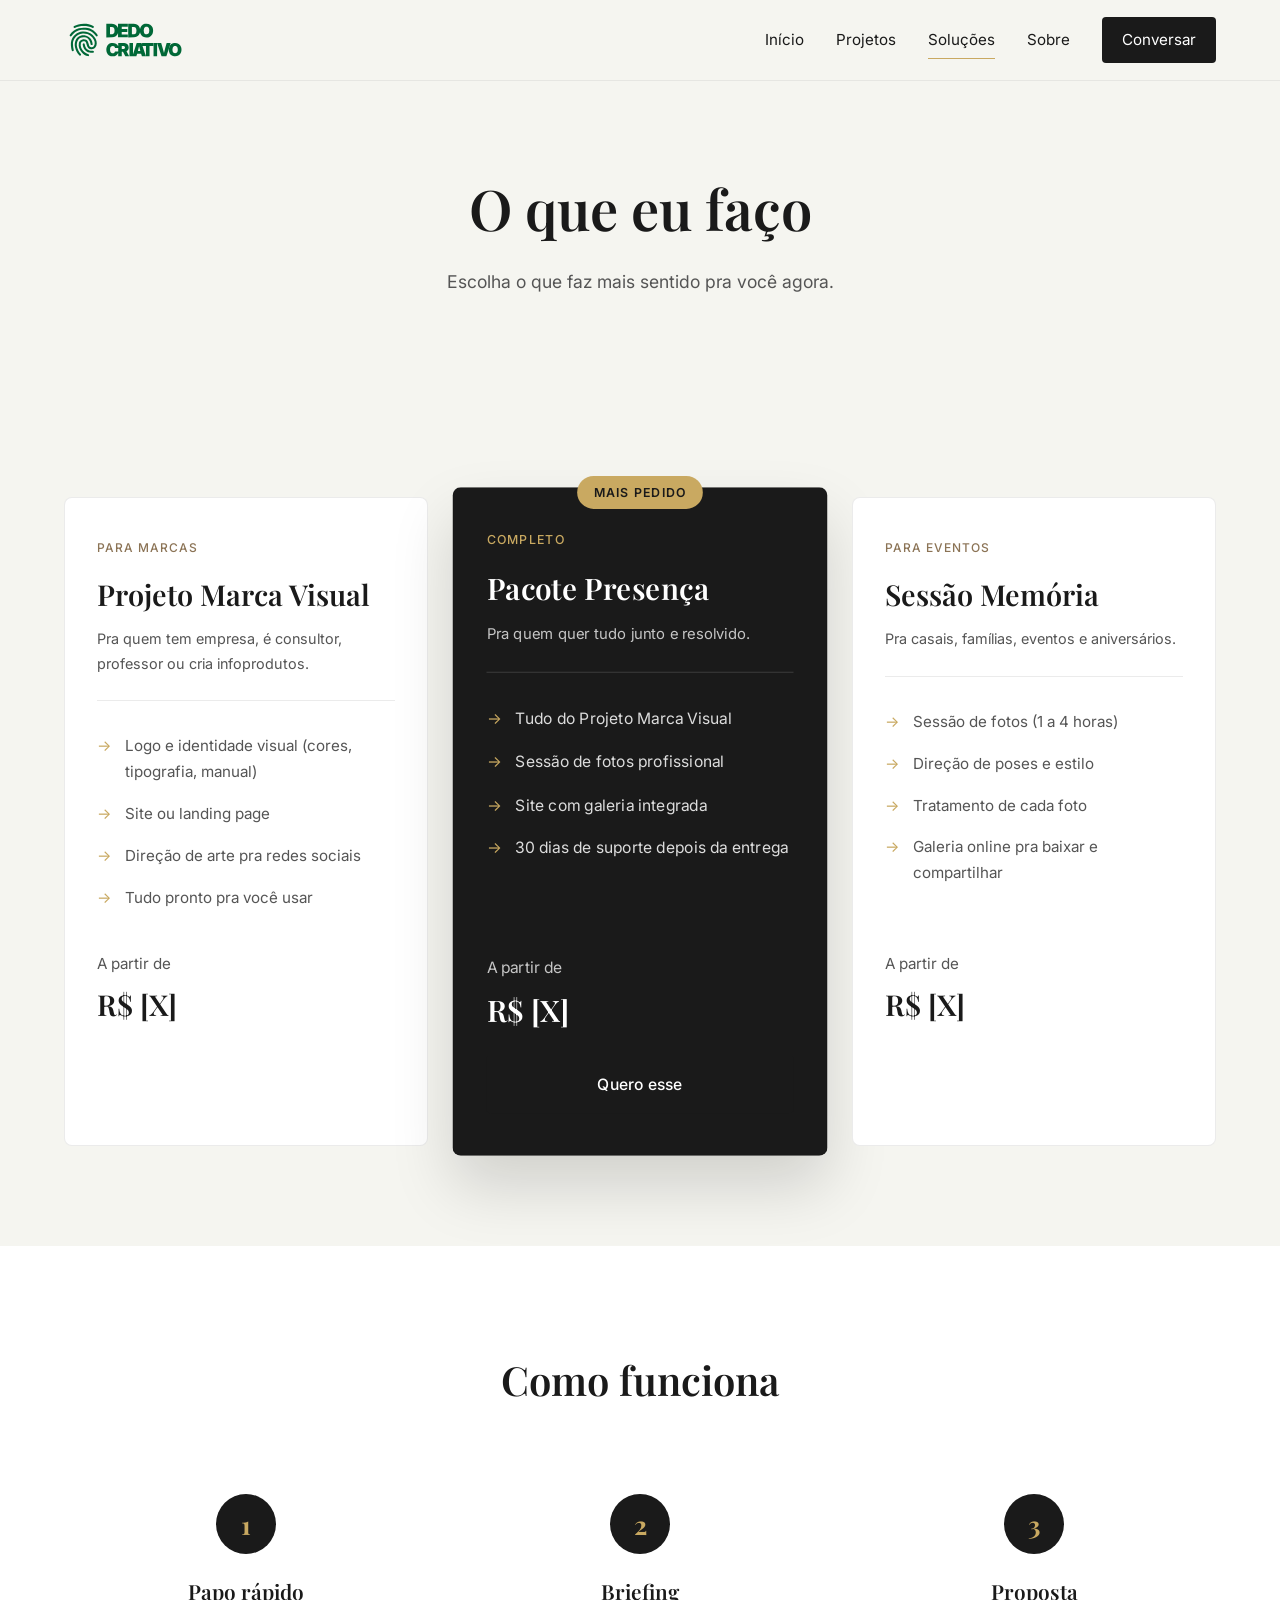
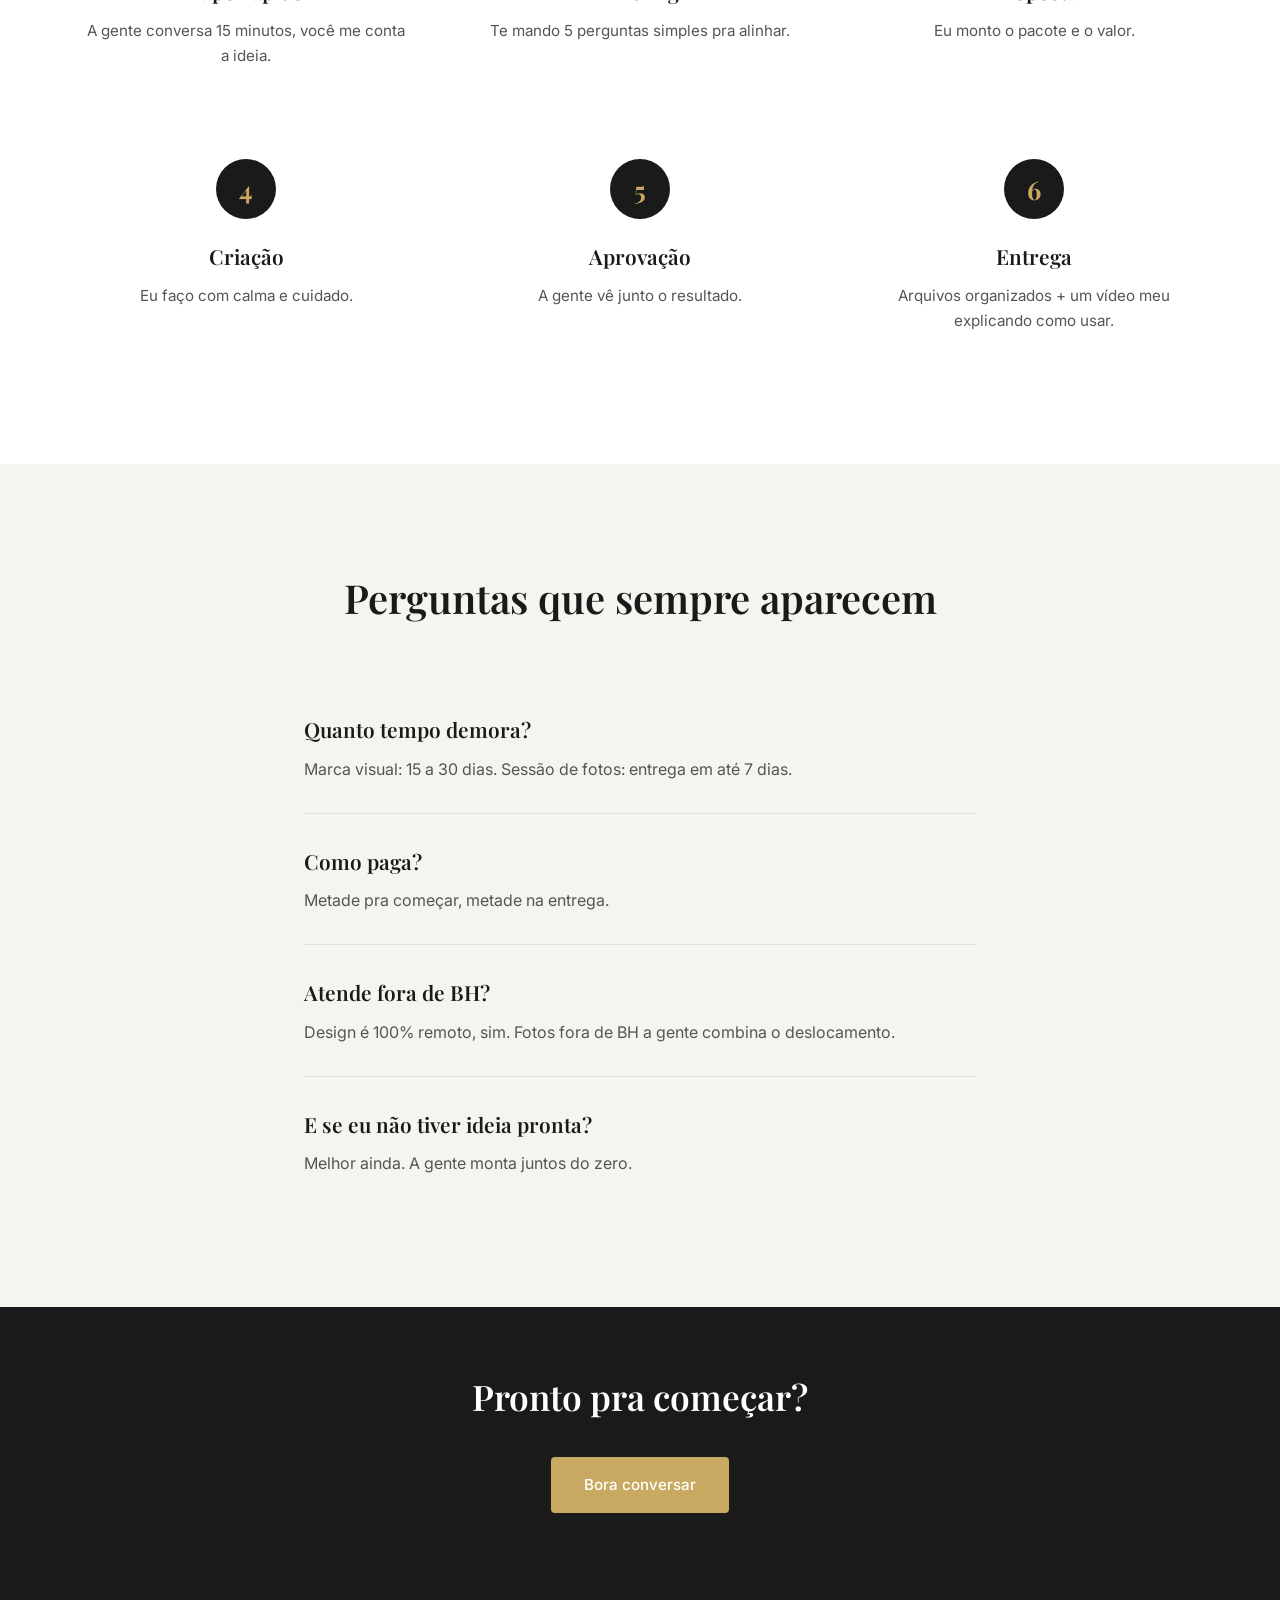
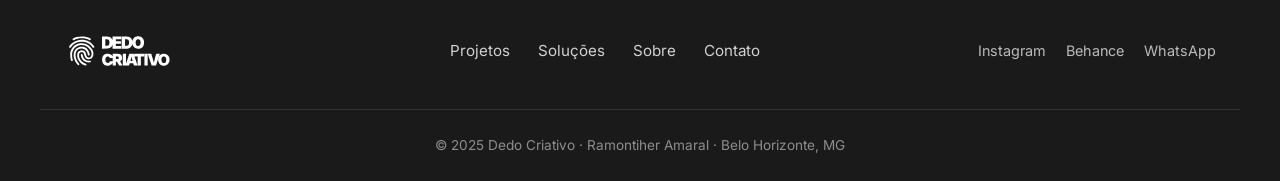
<file: solucoes.html>
<!DOCTYPE html>
<html lang="pt-BR">
<head>
  <meta charset="UTF-8" />
  <meta name="viewport" content="width=device-width, initial-scale=1.0" />
  <title>Soluções · Dedo Criativo</title>
  <meta name="description" content="Projeto Marca Visual, Sessão Memória e Pacote Presença. Escolha o que faz mais sentido pra você." />
  <link rel="preconnect" href="https://fonts.googleapis.com" />
  <link rel="preconnect" href="https://fonts.gstatic.com" crossorigin />
  <link href="https://fonts.googleapis.com/css2?family=Playfair+Display:wght@500;600;700&family=Inter:wght@300;400;500;600&display=swap" rel="stylesheet" />
  <link rel="stylesheet" href="css/style.css" />
</head>
<body>

  <header class="site-header">
    <div class="container header-inner">
      <a href="index.html" class="logo-area">
        <img src="assets/logo.svg" alt="Dedo Criativo" class="logo-img" />
      </a>
      <button class="menu-toggle" aria-label="Abrir menu" onclick="toggleMenu()">
        <span></span><span></span><span></span>
      </button>
      <nav class="main-nav" id="mainNav">
        <a href="index.html">Início</a>
        <a href="projetos.html">Projetos</a>
        <a href="solucoes.html" class="active">Soluções</a>
        <a href="sobre.html">Sobre</a>
        <a href="contato.html" class="nav-cta">Conversar</a>
      </nav>
    </div>
  </header>

  <section class="page-header section">
    <div class="container">
      <h1>O que eu faço</h1>
      <p>Escolha o que faz mais sentido pra você agora.</p>
    </div>
  </section>

  <!-- PACOTES -->
  <section class="solutions-page section">
    <div class="container">
      <div class="packages-grid">

        <div class="package-card" id="marca-visual">
          <span class="package-tag">Para marcas</span>
          <h2>Projeto Marca Visual</h2>
          <p class="package-audience">Pra quem tem empresa, é consultor, professor ou cria infoprodutos.</p>
          <ul class="package-list">
            <li>Logo e identidade visual (cores, tipografia, manual)</li>
            <li>Site ou landing page</li>
            <li>Direção de arte pra redes sociais</li>
            <li>Tudo pronto pra você usar</li>
          </ul>
          <div class="package-price">A partir de <strong>R$ [X]</strong></div>
          <a href="contato.html" class="btn btn-outline btn-full">Quero esse</a>
        </div>

        <div class="package-card package-card-featured" id="pacote-presenca">
          <span class="package-badge">Mais pedido</span>
          <span class="package-tag">Completo</span>
          <h2>Pacote Presença</h2>
          <p class="package-audience">Pra quem quer tudo junto e resolvido.</p>
          <ul class="package-list">
            <li>Tudo do Projeto Marca Visual</li>
            <li>Sessão de fotos profissional</li>
            <li>Site com galeria integrada</li>
            <li>30 dias de suporte depois da entrega</li>
          </ul>
          <div class="package-price">A partir de <strong>R$ [X]</strong></div>
          <a href="contato.html" class="btn btn-primary btn-full">Quero esse</a>
        </div>

        <div class="package-card" id="sessao-memoria">
          <span class="package-tag">Para eventos</span>
          <h2>Sessão Memória</h2>
          <p class="package-audience">Pra casais, famílias, eventos e aniversários.</p>
          <ul class="package-list">
            <li>Sessão de fotos (1 a 4 horas)</li>
            <li>Direção de poses e estilo</li>
            <li>Tratamento de cada foto</li>
            <li>Galeria online pra baixar e compartilhar</li>
          </ul>
          <div class="package-price">A partir de <strong>R$ [X]</strong></div>
          <a href="contato.html" class="btn btn-outline btn-full">Quero esse</a>
        </div>

      </div>
    </div>
  </section>

  <!-- COMO FUNCIONA -->
  <section class="how-it-works section section-light">
    <div class="container">
      <h2 class="section-title">Como funciona</h2>
      <div class="steps-grid">
        <div class="step">
          <span class="step-number">1</span>
          <h3>Papo rápido</h3>
          <p>A gente conversa 15 minutos, você me conta a ideia.</p>
        </div>
        <div class="step">
          <span class="step-number">2</span>
          <h3>Briefing</h3>
          <p>Te mando 5 perguntas simples pra alinhar.</p>
        </div>
        <div class="step">
          <span class="step-number">3</span>
          <h3>Proposta</h3>
          <p>Eu monto o pacote e o valor.</p>
        </div>
        <div class="step">
          <span class="step-number">4</span>
          <h3>Criação</h3>
          <p>Eu faço com calma e cuidado.</p>
        </div>
        <div class="step">
          <span class="step-number">5</span>
          <h3>Aprovação</h3>
          <p>A gente vê junto o resultado.</p>
        </div>
        <div class="step">
          <span class="step-number">6</span>
          <h3>Entrega</h3>
          <p>Arquivos organizados + um vídeo meu explicando como usar.</p>
        </div>
      </div>
    </div>
  </section>

  <!-- FAQ -->
  <section class="faq section">
    <div class="container container-narrow">
      <h2 class="section-title">Perguntas que sempre aparecem</h2>

      <div class="faq-item">
        <h3>Quanto tempo demora?</h3>
        <p>Marca visual: 15 a 30 dias. Sessão de fotos: entrega em até 7 dias.</p>
      </div>

      <div class="faq-item">
        <h3>Como paga?</h3>
        <p>Metade pra começar, metade na entrega.</p>
      </div>

      <div class="faq-item">
        <h3>Atende fora de BH?</h3>
        <p>Design é 100% remoto, sim. Fotos fora de BH a gente combina o deslocamento.</p>
      </div>

      <div class="faq-item">
        <h3>E se eu não tiver ideia pronta?</h3>
        <p>Melhor ainda. A gente monta juntos do zero.</p>
      </div>
    </div>
  </section>

  <section class="cta-final cta-final-small">
    <div class="container">
      <h2>Pronto pra começar?</h2>
      <a href="contato.html" class="btn btn-primary">Bora conversar</a>
    </div>
  </section>

  <footer class="site-footer">
    <div class="container footer-inner">
      <img src="assets/logo.svg" alt="Dedo Criativo" class="footer-logo" />
      <div class="footer-links">
        <a href="projetos.html">Projetos</a>
        <a href="solucoes.html">Soluções</a>
        <a href="sobre.html">Sobre</a>
        <a href="contato.html">Contato</a>
      </div>
      <div class="footer-social">
        <a href="https://instagram.com/dedocriativo" target="_blank" rel="noopener">Instagram</a>
        <a href="https://behance.net/ramontiher" target="_blank" rel="noopener">Behance</a>
        <a href="https://wa.me/5500000000000" target="_blank" rel="noopener">WhatsApp</a>
      </div>
    </div>
    <div class="container footer-copy">
      <p>© 2025 Dedo Criativo · Ramontiher Amaral · Belo Horizonte, MG</p>
    </div>
  </footer>

  <script src="js/main.js"></script>
</body>
</html>
</file>
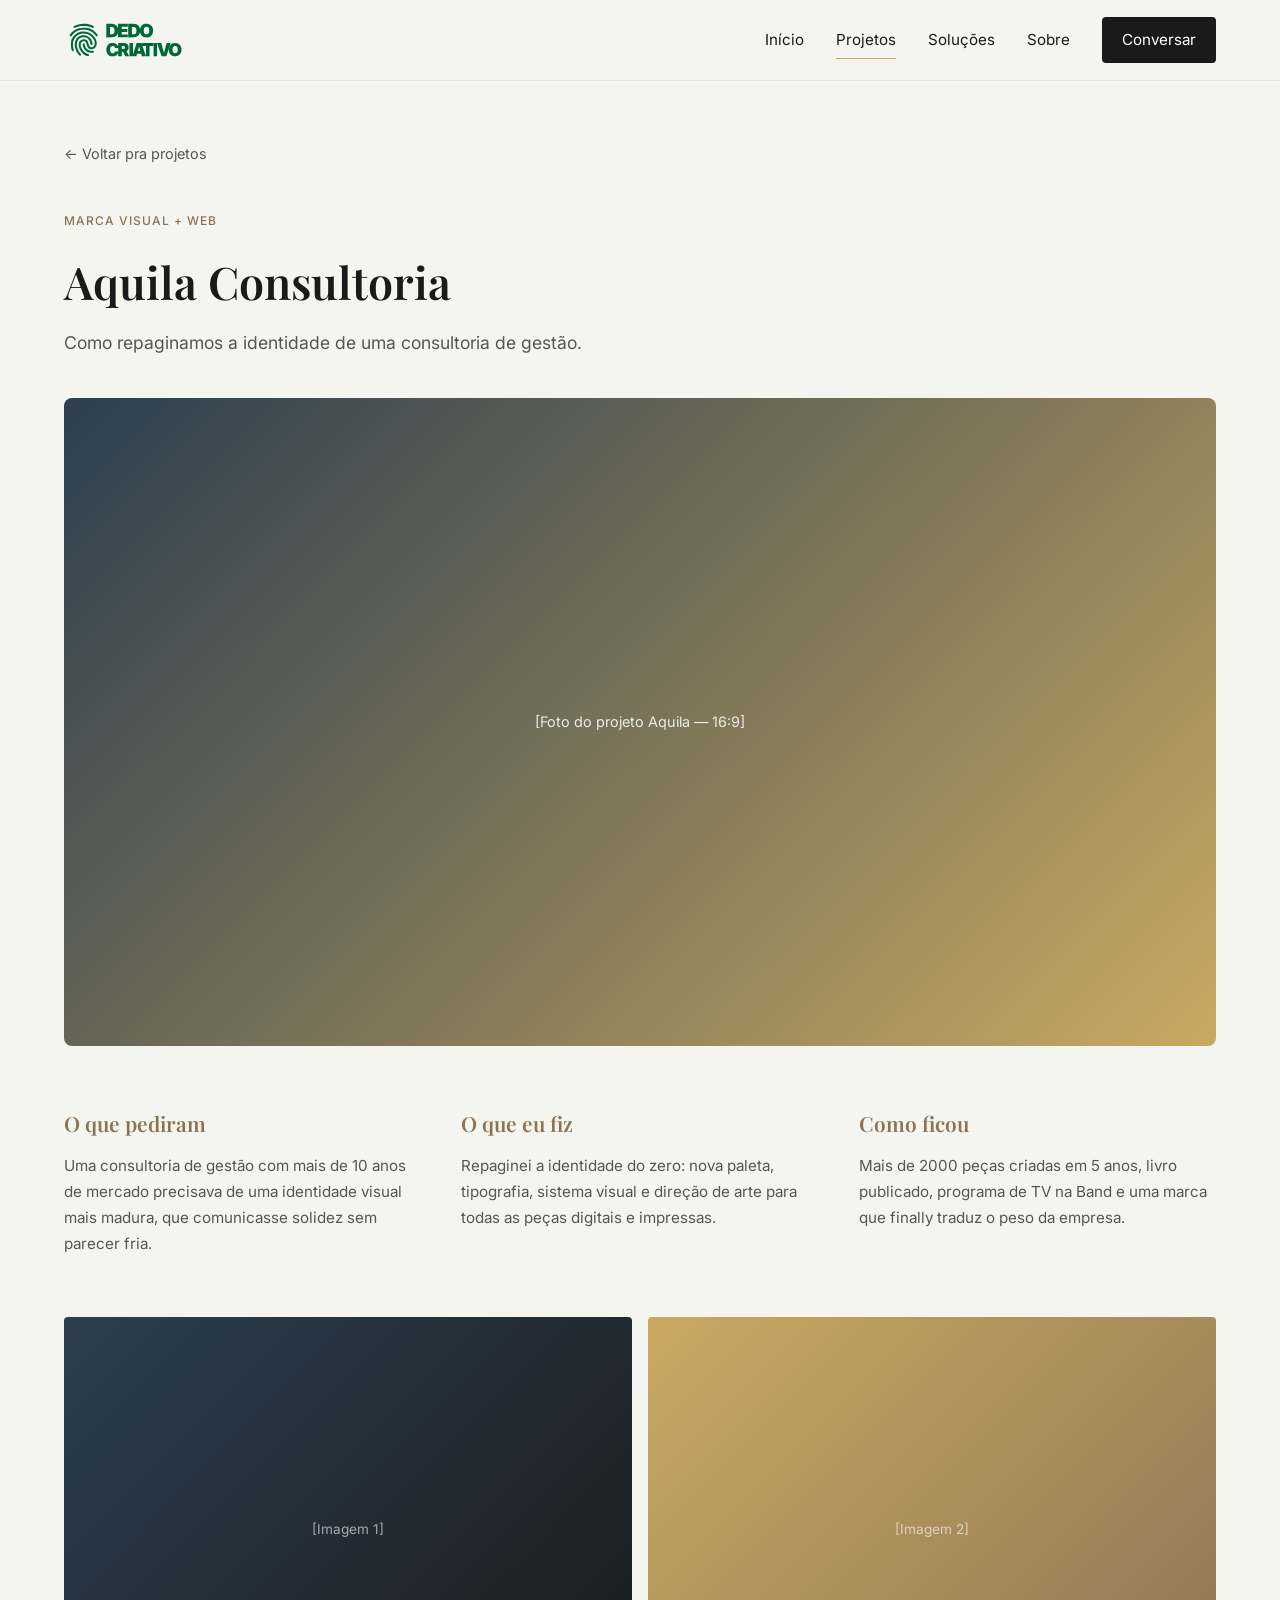
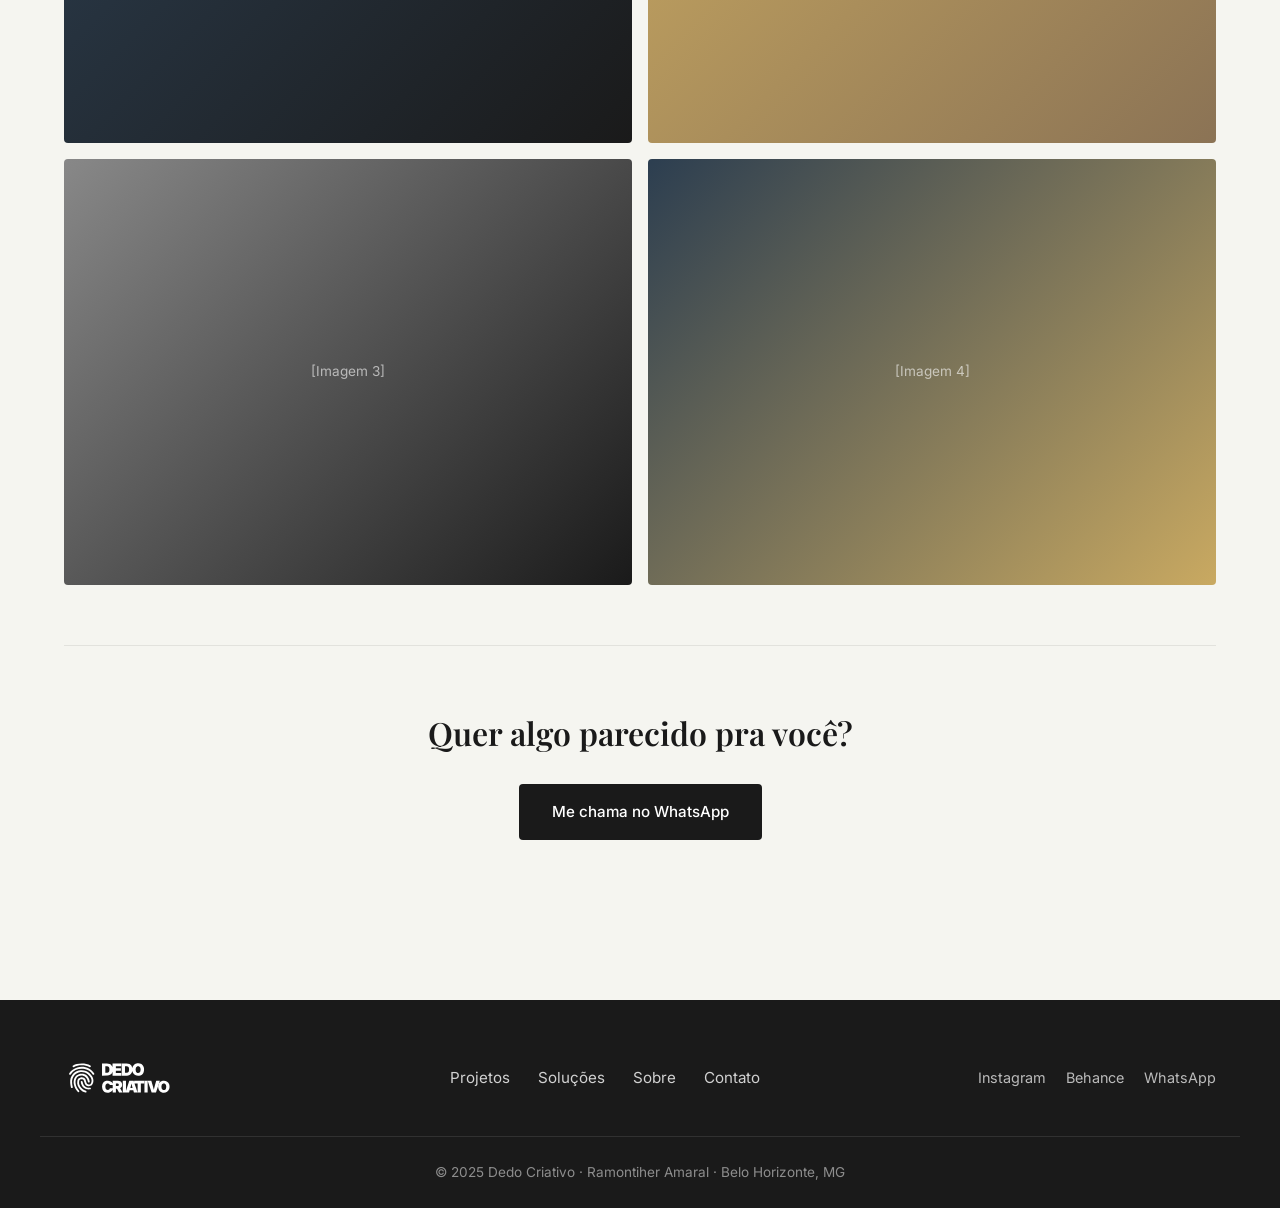
<file: projetos/aquila.html>
<!DOCTYPE html>
<html lang="pt-BR">
<head>
  <meta charset="UTF-8" />
  <meta name="viewport" content="width=device-width, initial-scale=1.0" />
  <title>Aquila Consultoria · Projeto · Dedo Criativo</title>
  <link rel="preconnect" href="https://fonts.googleapis.com" />
  <link rel="preconnect" href="https://fonts.gstatic.com" crossorigin />
  <link href="https://fonts.googleapis.com/css2?family=Playfair+Display:wght@500;600;700&family=Inter:wght@300;400;500;600&display=swap" rel="stylesheet" />
  <link rel="stylesheet" href="../css/style.css" />
</head>
<body>

  <header class="site-header">
    <div class="container header-inner">
      <a href="../index.html" class="logo-area">
        <img src="../assets/logo.svg" alt="Dedo Criativo" class="logo-img" />
      </a>
      <button class="menu-toggle" aria-label="Abrir menu" onclick="toggleMenu()">
        <span></span><span></span><span></span>
      </button>
      <nav class="main-nav" id="mainNav">
        <a href="../index.html">Início</a>
        <a href="../projetos.html" class="active">Projetos</a>
        <a href="../solucoes.html">Soluções</a>
        <a href="../sobre.html">Sobre</a>
        <a href="../contato.html" class="nav-cta">Conversar</a>
      </nav>
    </div>
  </header>

  <article class="project-detail section">
    <div class="container">

      <a href="../projetos.html" class="back-link">← Voltar pra projetos</a>

      <header class="project-header">
        <span class="project-tag">Marca Visual + Web</span>
        <h1>Aquila Consultoria</h1>
        <p>Como repaginamos a identidade de uma consultoria de gestão.</p>
      </header>

      <div class="project-cover">
        <!-- FOTO DO PROJETO - substitua por imagem real 16:9 -->
        <div class="project-cover-placeholder" style="background: linear-gradient(135deg, #2C3E50, #C9A961);">
          <span>[Foto do projeto Aquila — 16:9]</span>
        </div>
      </div>

      <div class="project-brief">
        <div class="brief-block">
          <h3>O que pediram</h3>
          <p>Uma consultoria de gestão com mais de 10 anos de mercado precisava de uma identidade visual mais madura, que comunicasse solidez sem parecer fria.</p>
        </div>
        <div class="brief-block">
          <h3>O que eu fiz</h3>
          <p>Repaginei a identidade do zero: nova paleta, tipografia, sistema visual e direção de arte para todas as peças digitais e impressas.</p>
        </div>
        <div class="brief-block">
          <h3>Como ficou</h3>
          <p>Mais de 2000 peças criadas em 5 anos, livro publicado, programa de TV na Band e uma marca que finally traduz o peso da empresa.</p>
        </div>
      </div>

      <div class="project-gallery">
        <!-- GALERIA - substitua por imagens reais -->
        <div class="gallery-item" style="background: linear-gradient(135deg, #2C3E50, #1A1A1A);"><span>[Imagem 1]</span></div>
        <div class="gallery-item" style="background: linear-gradient(135deg, #C9A961, #8B7355);"><span>[Imagem 2]</span></div>
        <div class="gallery-item" style="background: linear-gradient(135deg, #888888, #1A1A1A);"><span>[Imagem 3]</span></div>
        <div class="gallery-item" style="background: linear-gradient(135deg, #2C3E50, #C9A961);"><span>[Imagem 4]</span></div>
      </div>

      <div class="project-cta">
        <h2>Quer algo parecido pra você?</h2>
        <a href="https://wa.me/5500000000000" target="_blank" rel="noopener" class="btn btn-primary">Me chama no WhatsApp</a>
      </div>

    </div>
  </article>

  <footer class="site-footer">
    <div class="container footer-inner">
      <img src="../assets/logo.svg" alt="Dedo Criativo" class="footer-logo" />
      <div class="footer-links">
        <a href="../projetos.html">Projetos</a>
        <a href="../solucoes.html">Soluções</a>
        <a href="../sobre.html">Sobre</a>
        <a href="../contato.html">Contato</a>
      </div>
      <div class="footer-social">
        <a href="https://instagram.com/dedocriativo" target="_blank" rel="noopener">Instagram</a>
        <a href="https://behance.net/ramontiher" target="_blank" rel="noopener">Behance</a>
        <a href="https://wa.me/5500000000000" target="_blank" rel="noopener">WhatsApp</a>
      </div>
    </div>
    <div class="container footer-copy">
      <p>© 2025 Dedo Criativo · Ramontiher Amaral · Belo Horizonte, MG</p>
    </div>
  </footer>

  <script src="../js/main.js"></script>
</body>
</html>
</file>
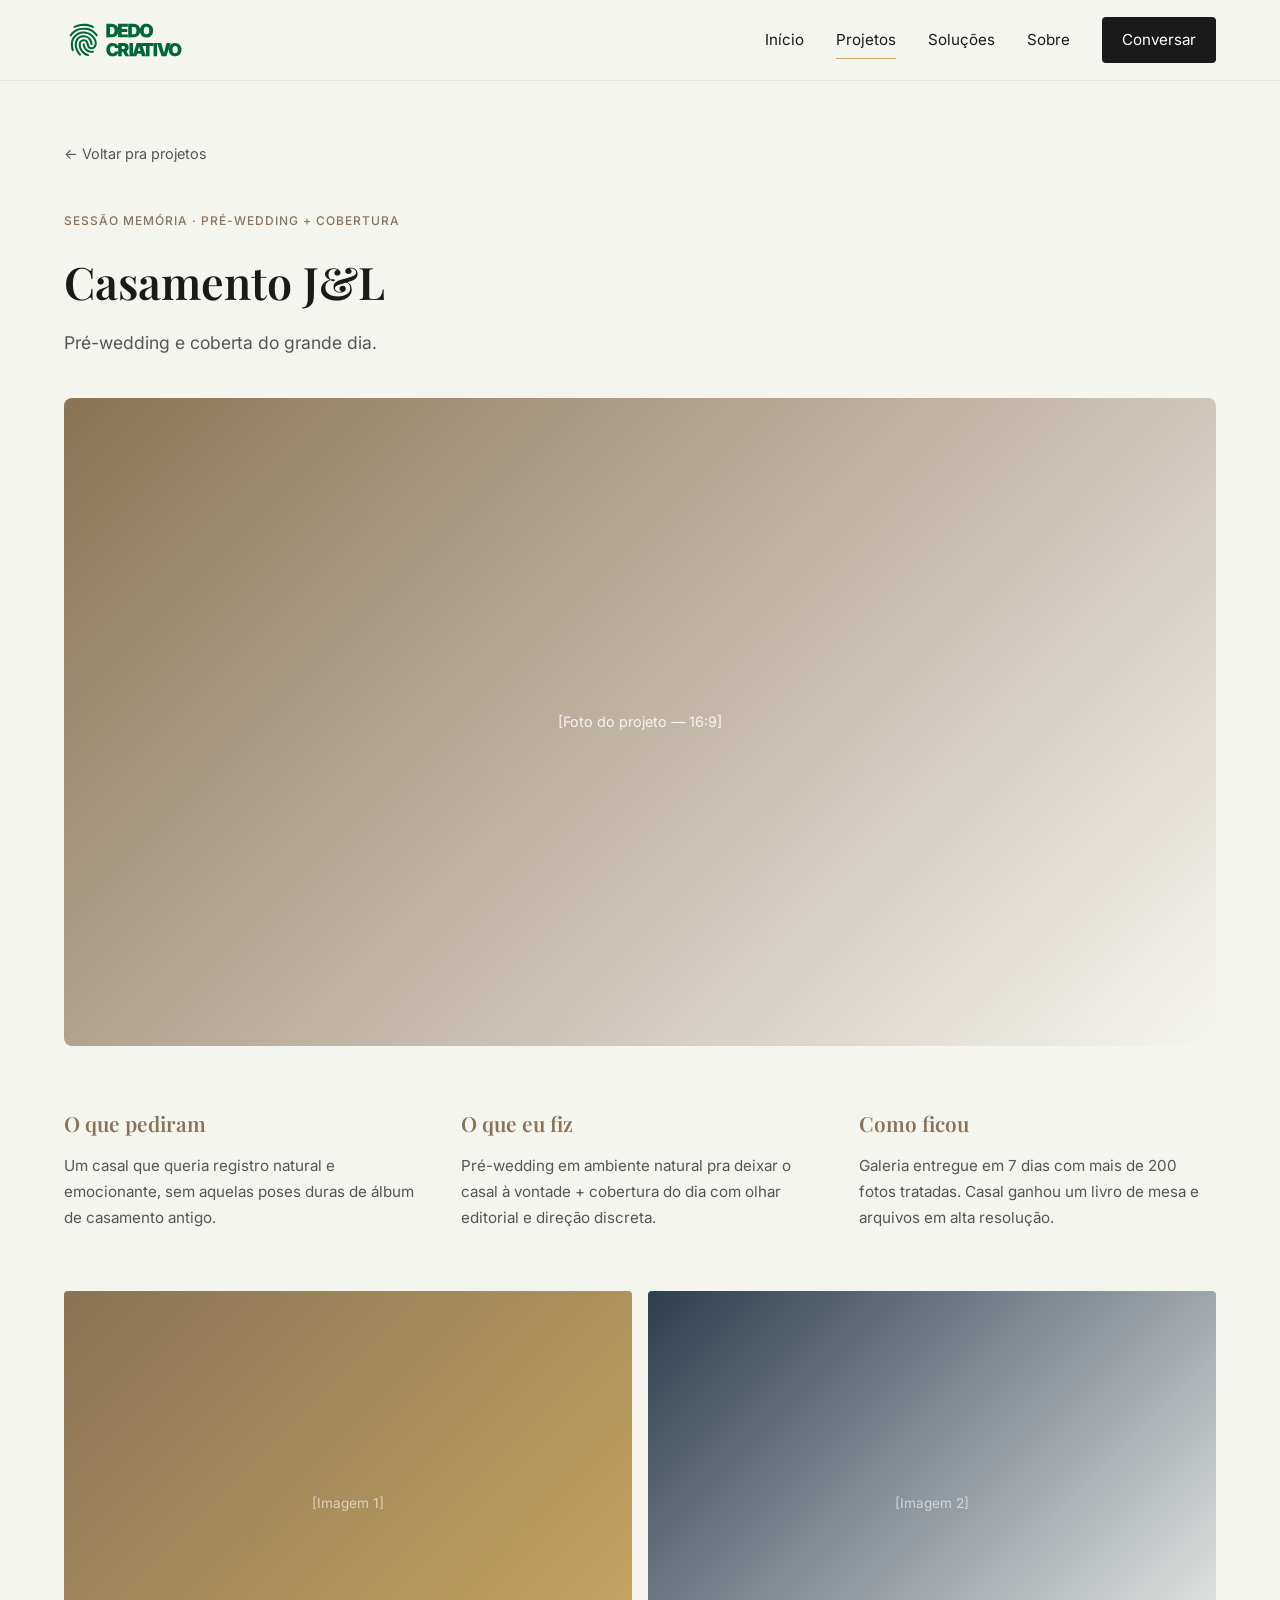
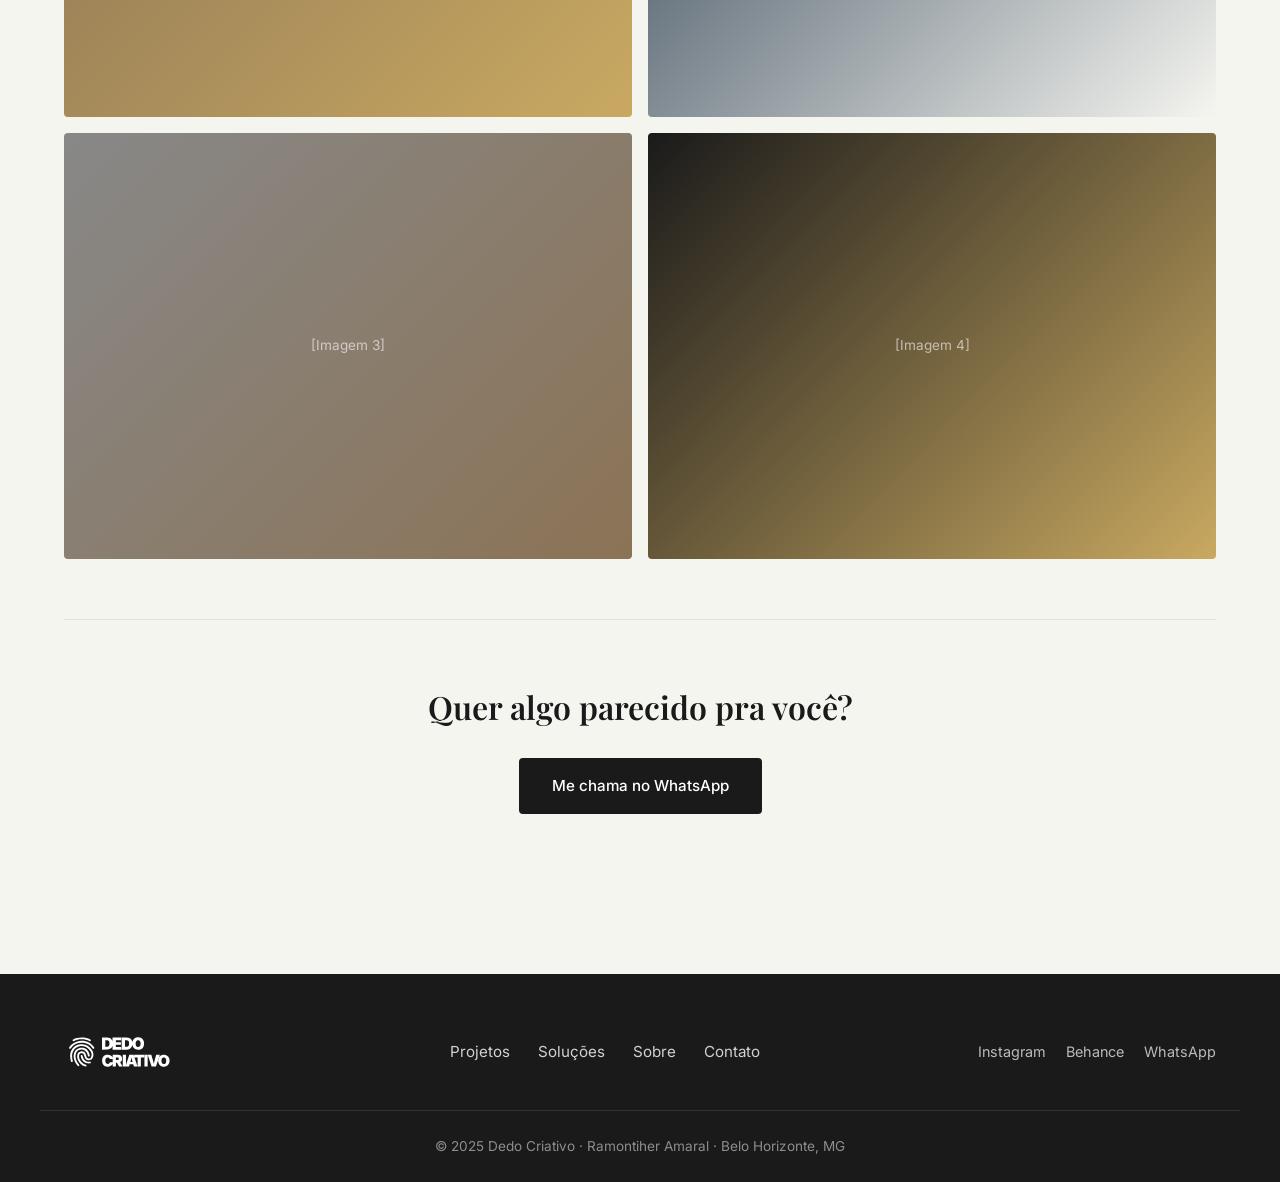
<file: projetos/casamento-jl.html>
<!DOCTYPE html>
<html lang="pt-BR">
<head>
  <meta charset="UTF-8" />
  <meta name="viewport" content="width=device-width, initial-scale=1.0" />
  <title>Casamento J&L · Projeto · Dedo Criativo</title>
  <link rel="preconnect" href="https://fonts.googleapis.com" />
  <link rel="preconnect" href="https://fonts.gstatic.com" crossorigin />
  <link href="https://fonts.googleapis.com/css2?family=Playfair+Display:wght@500;600;700&family=Inter:wght@300;400;500;600&display=swap" rel="stylesheet" />
  <link rel="stylesheet" href="../css/style.css" />
</head>
<body>
  <header class="site-header">
    <div class="container header-inner">
      <a href="../index.html" class="logo-area"><img src="../assets/logo.svg" alt="Dedo Criativo" class="logo-img" /></a>
      <button class="menu-toggle" aria-label="Abrir menu" onclick="toggleMenu()"><span></span><span></span><span></span></button>
      <nav class="main-nav" id="mainNav">
        <a href="../index.html">Início</a>
        <a href="../projetos.html" class="active">Projetos</a>
        <a href="../solucoes.html">Soluções</a>
        <a href="../sobre.html">Sobre</a>
        <a href="../contato.html" class="nav-cta">Conversar</a>
      </nav>
    </div>
  </header>

  <article class="project-detail section">
    <div class="container">
      <a href="../projetos.html" class="back-link">← Voltar pra projetos</a>
      <header class="project-header">
        <span class="project-tag">Sessão Memória · Pré-wedding + Cobertura</span>
        <h1>Casamento J&L</h1>
        <p>Pré-wedding e coberta do grande dia.</p>
      </header>
      <div class="project-cover">
        <div class="project-cover-placeholder" style="background: linear-gradient(135deg, #8B7355, #F5F5F0);"><span>[Foto do projeto — 16:9]</span></div>
      </div>
      <div class="project-brief">
        <div class="brief-block">
          <h3>O que pediram</h3>
          <p>Um casal que queria registro natural e emocionante, sem aquelas poses duras de álbum de casamento antigo.</p>
        </div>
        <div class="brief-block">
          <h3>O que eu fiz</h3>
          <p>Pré-wedding em ambiente natural pra deixar o casal à vontade + cobertura do dia com olhar editorial e direção discreta.</p>
        </div>
        <div class="brief-block">
          <h3>Como ficou</h3>
          <p>Galeria entregue em 7 dias com mais de 200 fotos tratadas. Casal ganhou um livro de mesa e arquivos em alta resolução.</p>
        </div>
      </div>
      <div class="project-gallery">
        <div class="gallery-item" style="background: linear-gradient(135deg, #8B7355, #C9A961);"><span>[Imagem 1]</span></div>
        <div class="gallery-item" style="background: linear-gradient(135deg, #2C3E50, #F5F5F0);"><span>[Imagem 2]</span></div>
        <div class="gallery-item" style="background: linear-gradient(135deg, #888888, #8B7355);"><span>[Imagem 3]</span></div>
        <div class="gallery-item" style="background: linear-gradient(135deg, #1A1A1A, #C9A961);"><span>[Imagem 4]</span></div>
      </div>
      <div class="project-cta">
        <h2>Quer algo parecido pra você?</h2>
        <a href="https://wa.me/5500000000000" target="_blank" rel="noopener" class="btn btn-primary">Me chama no WhatsApp</a>
      </div>
    </div>
  </article>

  <footer class="site-footer">
    <div class="container footer-inner">
      <img src="../assets/logo.svg" alt="Dedo Criativo" class="footer-logo" />
      <div class="footer-links"><a href="../projetos.html">Projetos</a><a href="../solucoes.html">Soluções</a><a href="../sobre.html">Sobre</a><a href="../contato.html">Contato</a></div>
      <div class="footer-social"><a href="https://instagram.com/dedocriativo" target="_blank" rel="noopener">Instagram</a><a href="https://behance.net/ramontiher" target="_blank" rel="noopener">Behance</a><a href="https://wa.me/5500000000000" target="_blank" rel="noopener">WhatsApp</a></div>
    </div>
    <div class="container footer-copy"><p>© 2025 Dedo Criativo · Ramontiher Amaral · Belo Horizonte, MG</p></div>
  </footer>
  <script src="../js/main.js"></script>
</body>
</html>
</file>
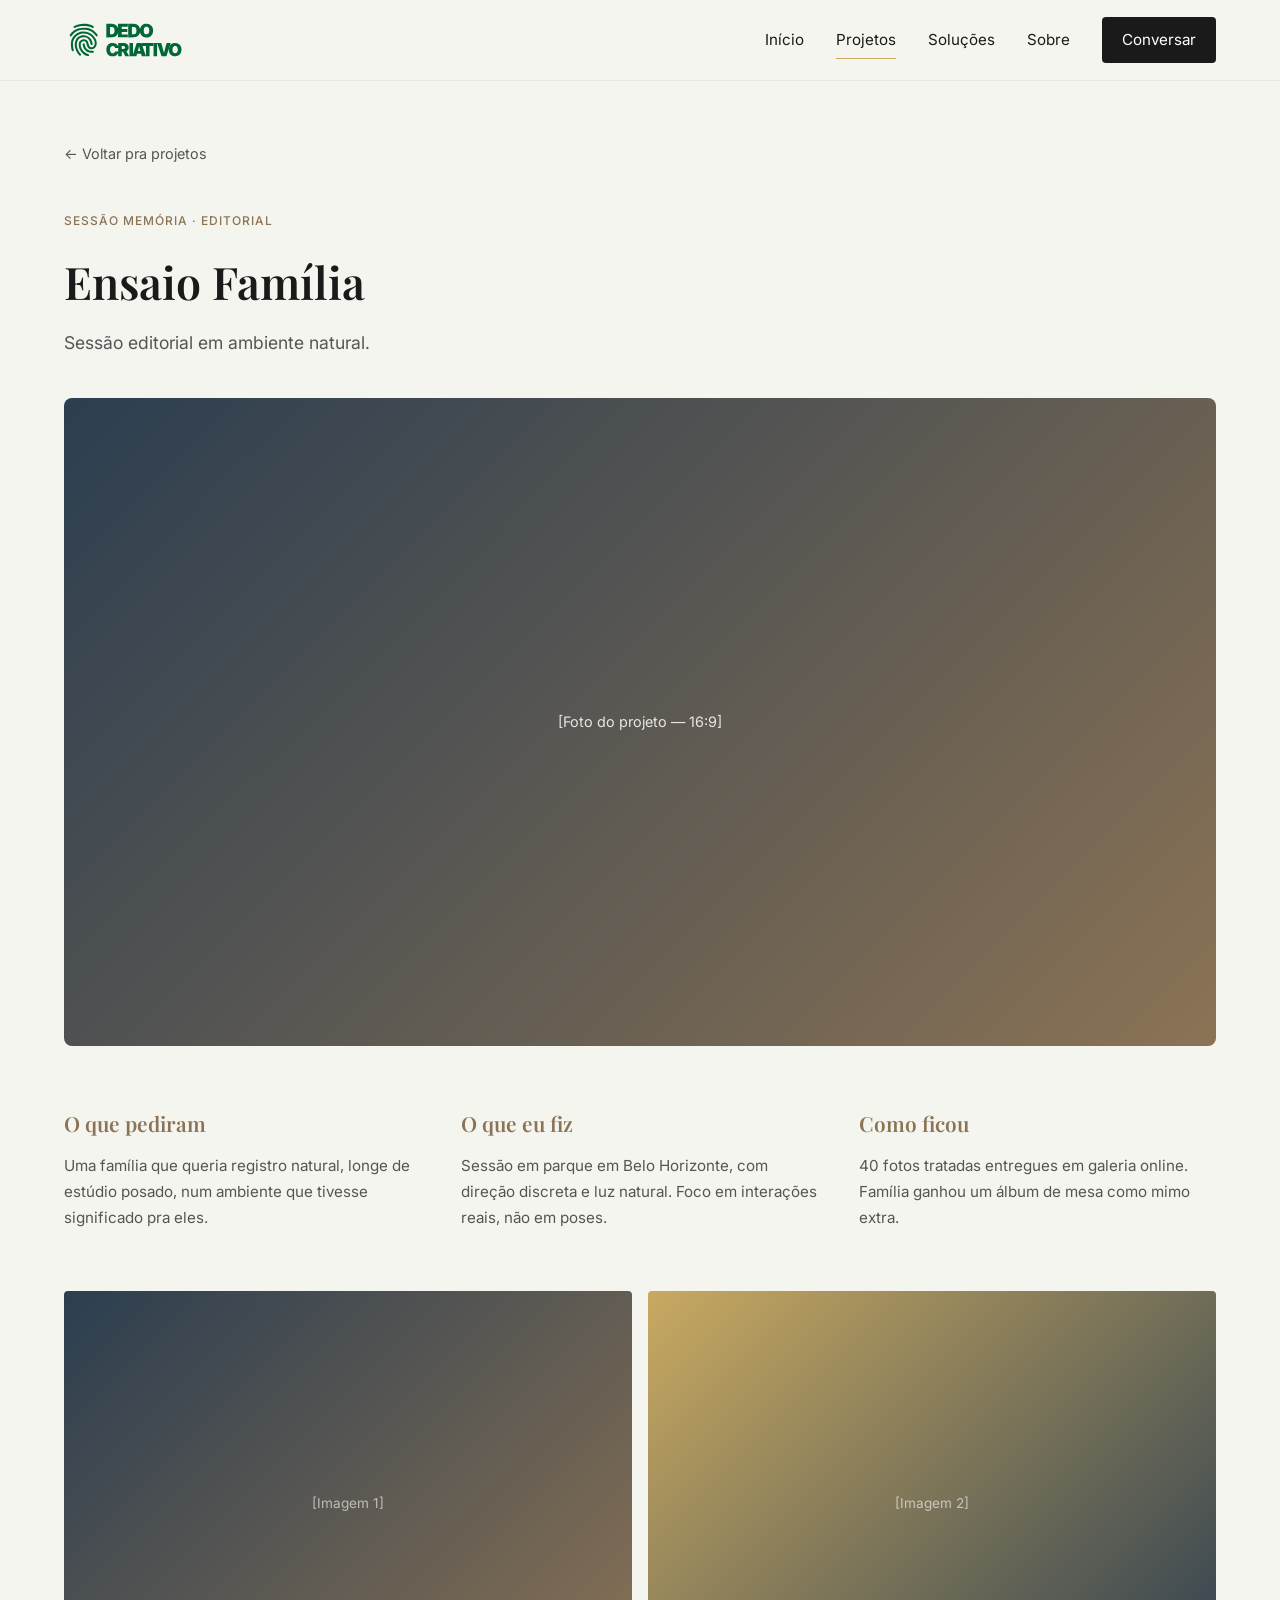
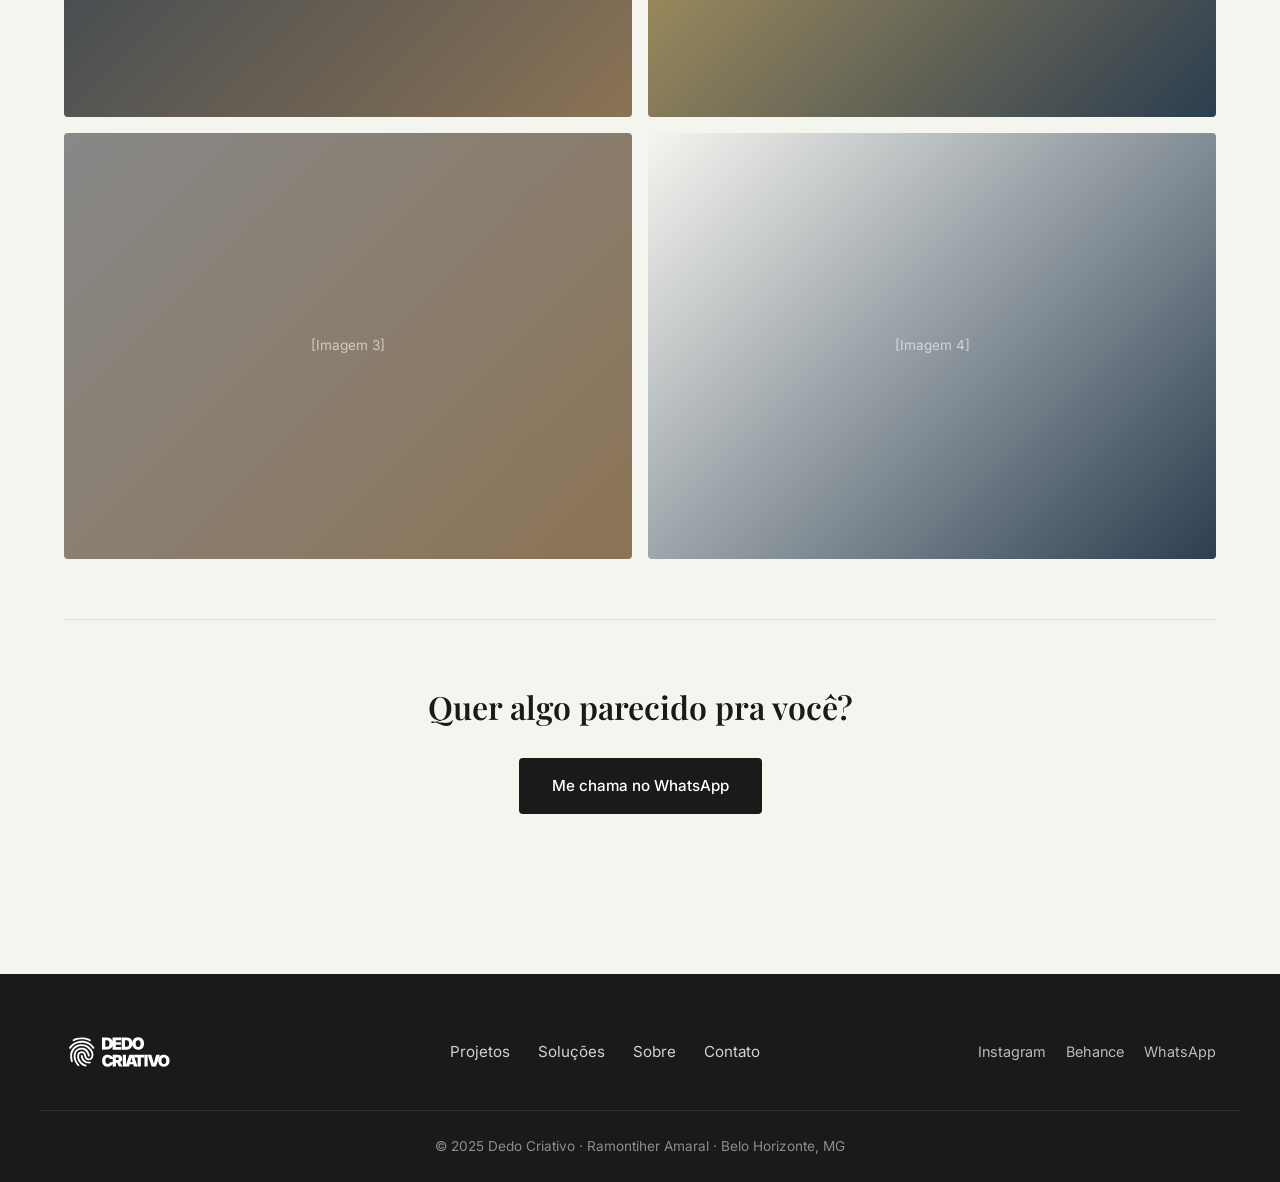
<file: projetos/ensaio-familia.html>
<!DOCTYPE html>
<html lang="pt-BR">
<head>
  <meta charset="UTF-8" />
  <meta name="viewport" content="width=device-width, initial-scale=1.0" />
  <title>Ensaio Família · Projeto · Dedo Criativo</title>
  <link rel="preconnect" href="https://fonts.googleapis.com" />
  <link rel="preconnect" href="https://fonts.gstatic.com" crossorigin />
  <link href="https://fonts.googleapis.com/css2?family=Playfair+Display:wght@500;600;700&family=Inter:wght@300;400;500;600&display=swap" rel="stylesheet" />
  <link rel="stylesheet" href="../css/style.css" />
</head>
<body>
  <header class="site-header">
    <div class="container header-inner">
      <a href="../index.html" class="logo-area"><img src="../assets/logo.svg" alt="Dedo Criativo" class="logo-img" /></a>
      <button class="menu-toggle" aria-label="Abrir menu" onclick="toggleMenu()"><span></span><span></span><span></span></button>
      <nav class="main-nav" id="mainNav">
        <a href="../index.html">Início</a>
        <a href="../projetos.html" class="active">Projetos</a>
        <a href="../solucoes.html">Soluções</a>
        <a href="../sobre.html">Sobre</a>
        <a href="../contato.html" class="nav-cta">Conversar</a>
      </nav>
    </div>
  </header>

  <article class="project-detail section">
    <div class="container">
      <a href="../projetos.html" class="back-link">← Voltar pra projetos</a>
      <header class="project-header">
        <span class="project-tag">Sessão Memória · Editorial</span>
        <h1>Ensaio Família</h1>
        <p>Sessão editorial em ambiente natural.</p>
      </header>
      <div class="project-cover">
        <div class="project-cover-placeholder" style="background: linear-gradient(135deg, #2C3E50, #8B7355);"><span>[Foto do projeto — 16:9]</span></div>
      </div>
      <div class="project-brief">
        <div class="brief-block">
          <h3>O que pediram</h3>
          <p>Uma família que queria registro natural, longe de estúdio posado, num ambiente que tivesse significado pra eles.</p>
        </div>
        <div class="brief-block">
          <h3>O que eu fiz</h3>
          <p>Sessão em parque em Belo Horizonte, com direção discreta e luz natural. Foco em interações reais, não em poses.</p>
        </div>
        <div class="brief-block">
          <h3>Como ficou</h3>
          <p>40 fotos tratadas entregues em galeria online. Família ganhou um álbum de mesa como mimo extra.</p>
        </div>
      </div>
      <div class="project-gallery">
        <div class="gallery-item" style="background: linear-gradient(135deg, #2C3E50, #8B7355);"><span>[Imagem 1]</span></div>
        <div class="gallery-item" style="background: linear-gradient(135deg, #C9A961, #2C3E50);"><span>[Imagem 2]</span></div>
        <div class="gallery-item" style="background: linear-gradient(135deg, #888888, #8B7355);"><span>[Imagem 3]</span></div>
        <div class="gallery-item" style="background: linear-gradient(135deg, #F5F5F0, #2C3E50);"><span>[Imagem 4]</span></div>
      </div>
      <div class="project-cta">
        <h2>Quer algo parecido pra você?</h2>
        <a href="https://wa.me/5500000000000" target="_blank" rel="noopener" class="btn btn-primary">Me chama no WhatsApp</a>
      </div>
    </div>
  </article>

  <footer class="site-footer">
    <div class="container footer-inner">
      <img src="../assets/logo.svg" alt="Dedo Criativo" class="footer-logo" />
      <div class="footer-links"><a href="../projetos.html">Projetos</a><a href="../solucoes.html">Soluções</a><a href="../sobre.html">Sobre</a><a href="../contato.html">Contato</a></div>
      <div class="footer-social"><a href="https://instagram.com/dedocriativo" target="_blank" rel="noopener">Instagram</a><a href="https://behance.net/ramontiher" target="_blank" rel="noopener">Behance</a><a href="https://wa.me/5500000000000" target="_blank" rel="noopener">WhatsApp</a></div>
    </div>
    <div class="container footer-copy"><p>© 2025 Dedo Criativo · Ramontiher Amaral · Belo Horizonte, MG</p></div>
  </footer>
  <script src="../js/main.js"></script>
</body>
</html>
</file>
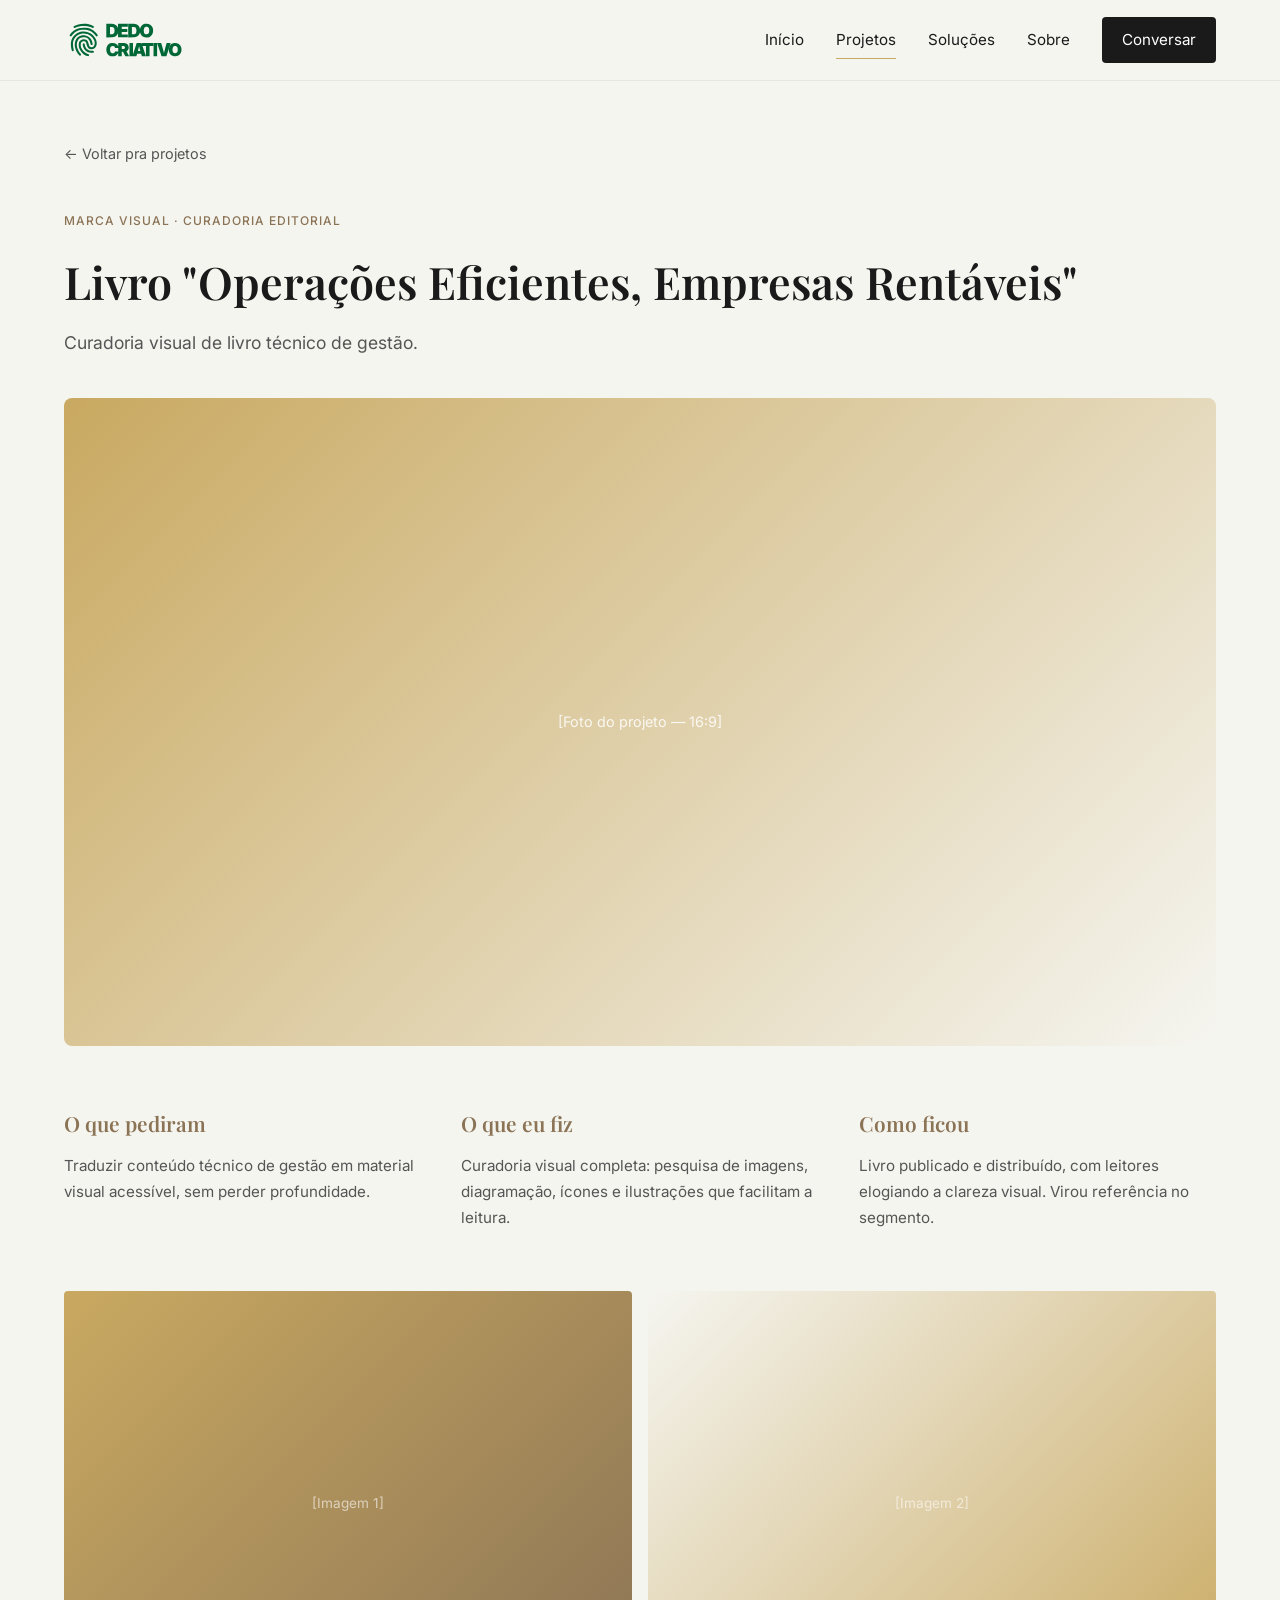
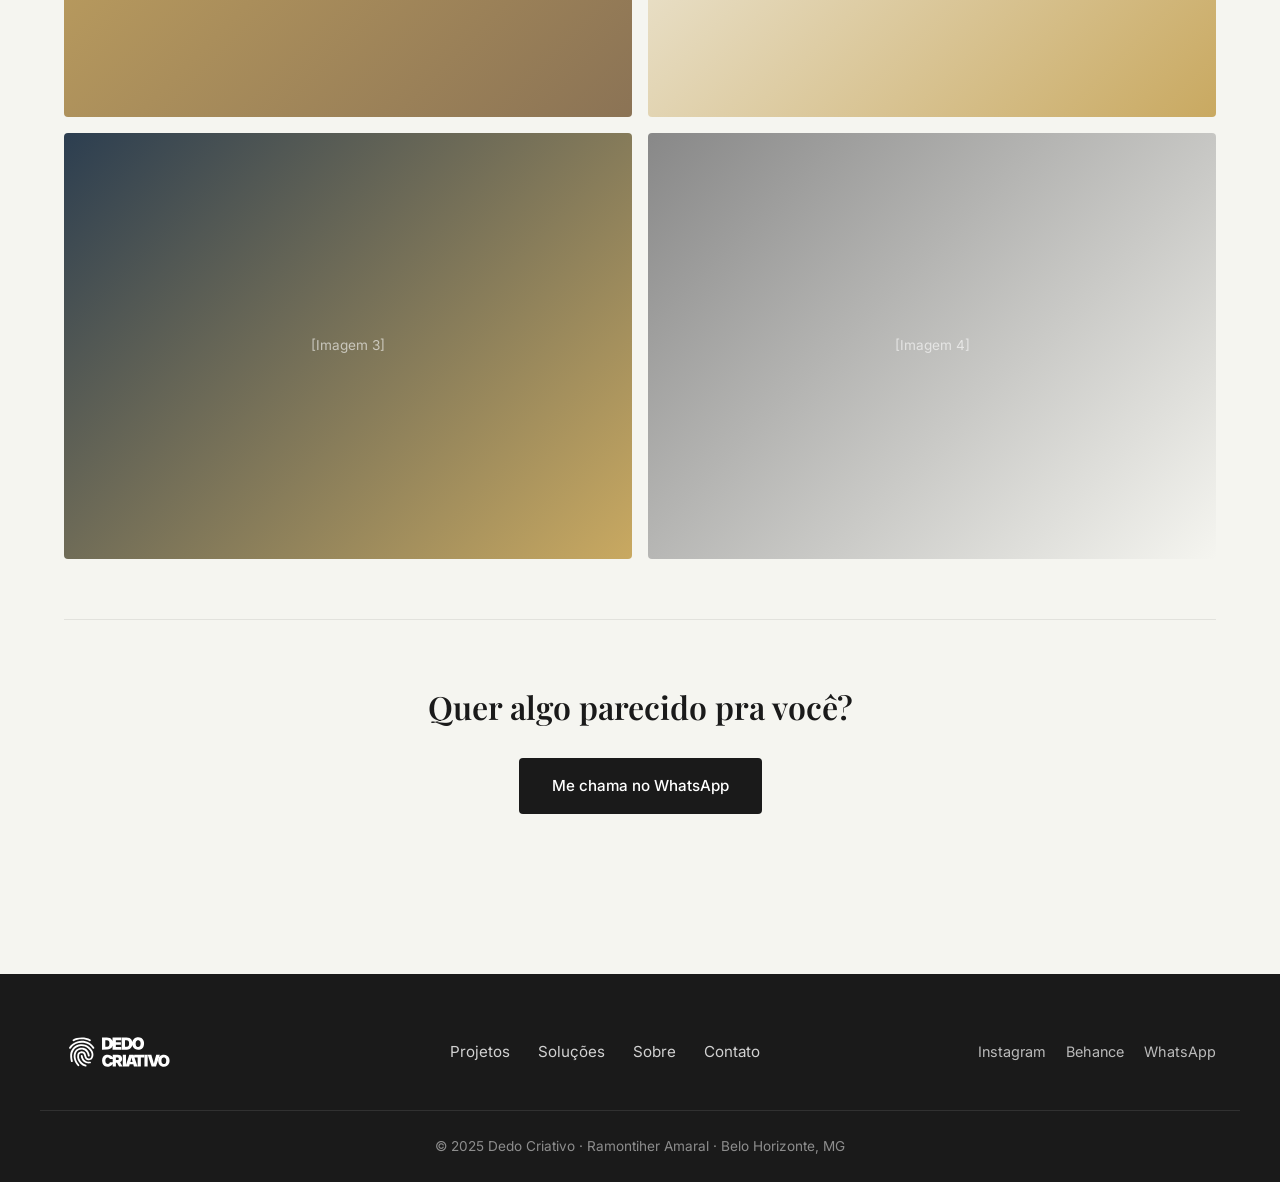
<file: projetos/livro-gestao.html>
<!DOCTYPE html>
<html lang="pt-BR">
<head>
  <meta charset="UTF-8" />
  <meta name="viewport" content="width=device-width, initial-scale=1.0" />
  <title>Livro "Operações Eficientes" · Projeto · Dedo Criativo</title>
  <link rel="preconnect" href="https://fonts.googleapis.com" />
  <link rel="preconnect" href="https://fonts.gstatic.com" crossorigin />
  <link href="https://fonts.googleapis.com/css2?family=Playfair+Display:wght@500;600;700&family=Inter:wght@300;400;500;600&display=swap" rel="stylesheet" />
  <link rel="stylesheet" href="../css/style.css" />
</head>
<body>
  <header class="site-header">
    <div class="container header-inner">
      <a href="../index.html" class="logo-area"><img src="../assets/logo.svg" alt="Dedo Criativo" class="logo-img" /></a>
      <button class="menu-toggle" aria-label="Abrir menu" onclick="toggleMenu()"><span></span><span></span><span></span></button>
      <nav class="main-nav" id="mainNav">
        <a href="../index.html">Início</a>
        <a href="../projetos.html" class="active">Projetos</a>
        <a href="../solucoes.html">Soluções</a>
        <a href="../sobre.html">Sobre</a>
        <a href="../contato.html" class="nav-cta">Conversar</a>
      </nav>
    </div>
  </header>

  <article class="project-detail section">
    <div class="container">
      <a href="../projetos.html" class="back-link">← Voltar pra projetos</a>
      <header class="project-header">
        <span class="project-tag">Marca Visual · Curadoria Editorial</span>
        <h1>Livro "Operações Eficientes, Empresas Rentáveis"</h1>
        <p>Curadoria visual de livro técnico de gestão.</p>
      </header>
      <div class="project-cover">
        <div class="project-cover-placeholder" style="background: linear-gradient(135deg, #C9A961, #F5F5F0);"><span>[Foto do projeto — 16:9]</span></div>
      </div>
      <div class="project-brief">
        <div class="brief-block">
          <h3>O que pediram</h3>
          <p>Traduzir conteúdo técnico de gestão em material visual acessível, sem perder profundidade.</p>
        </div>
        <div class="brief-block">
          <h3>O que eu fiz</h3>
          <p>Curadoria visual completa: pesquisa de imagens, diagramação, ícones e ilustrações que facilitam a leitura.</p>
        </div>
        <div class="brief-block">
          <h3>Como ficou</h3>
          <p>Livro publicado e distribuído, com leitores elogiando a clareza visual. Virou referência no segmento.</p>
        </div>
      </div>
      <div class="project-gallery">
        <div class="gallery-item" style="background: linear-gradient(135deg, #C9A961, #8B7355);"><span>[Imagem 1]</span></div>
        <div class="gallery-item" style="background: linear-gradient(135deg, #F5F5F0, #C9A961);"><span>[Imagem 2]</span></div>
        <div class="gallery-item" style="background: linear-gradient(135deg, #2C3E50, #C9A961);"><span>[Imagem 3]</span></div>
        <div class="gallery-item" style="background: linear-gradient(135deg, #888888, #F5F5F0);"><span>[Imagem 4]</span></div>
      </div>
      <div class="project-cta">
        <h2>Quer algo parecido pra você?</h2>
        <a href="https://wa.me/5500000000000" target="_blank" rel="noopener" class="btn btn-primary">Me chama no WhatsApp</a>
      </div>
    </div>
  </article>

  <footer class="site-footer">
    <div class="container footer-inner">
      <img src="../assets/logo.svg" alt="Dedo Criativo" class="footer-logo" />
      <div class="footer-links"><a href="../projetos.html">Projetos</a><a href="../solucoes.html">Soluções</a><a href="../sobre.html">Sobre</a><a href="../contato.html">Contato</a></div>
      <div class="footer-social"><a href="https://instagram.com/dedocriativo" target="_blank" rel="noopener">Instagram</a><a href="https://behance.net/ramontiher" target="_blank" rel="noopener">Behance</a><a href="https://wa.me/5500000000000" target="_blank" rel="noopener">WhatsApp</a></div>
    </div>
    <div class="container footer-copy"><p>© 2025 Dedo Criativo · Ramontiher Amaral · Belo Horizonte, MG</p></div>
  </footer>
  <script src="../js/main.js"></script>
</body>
</html>
</file>
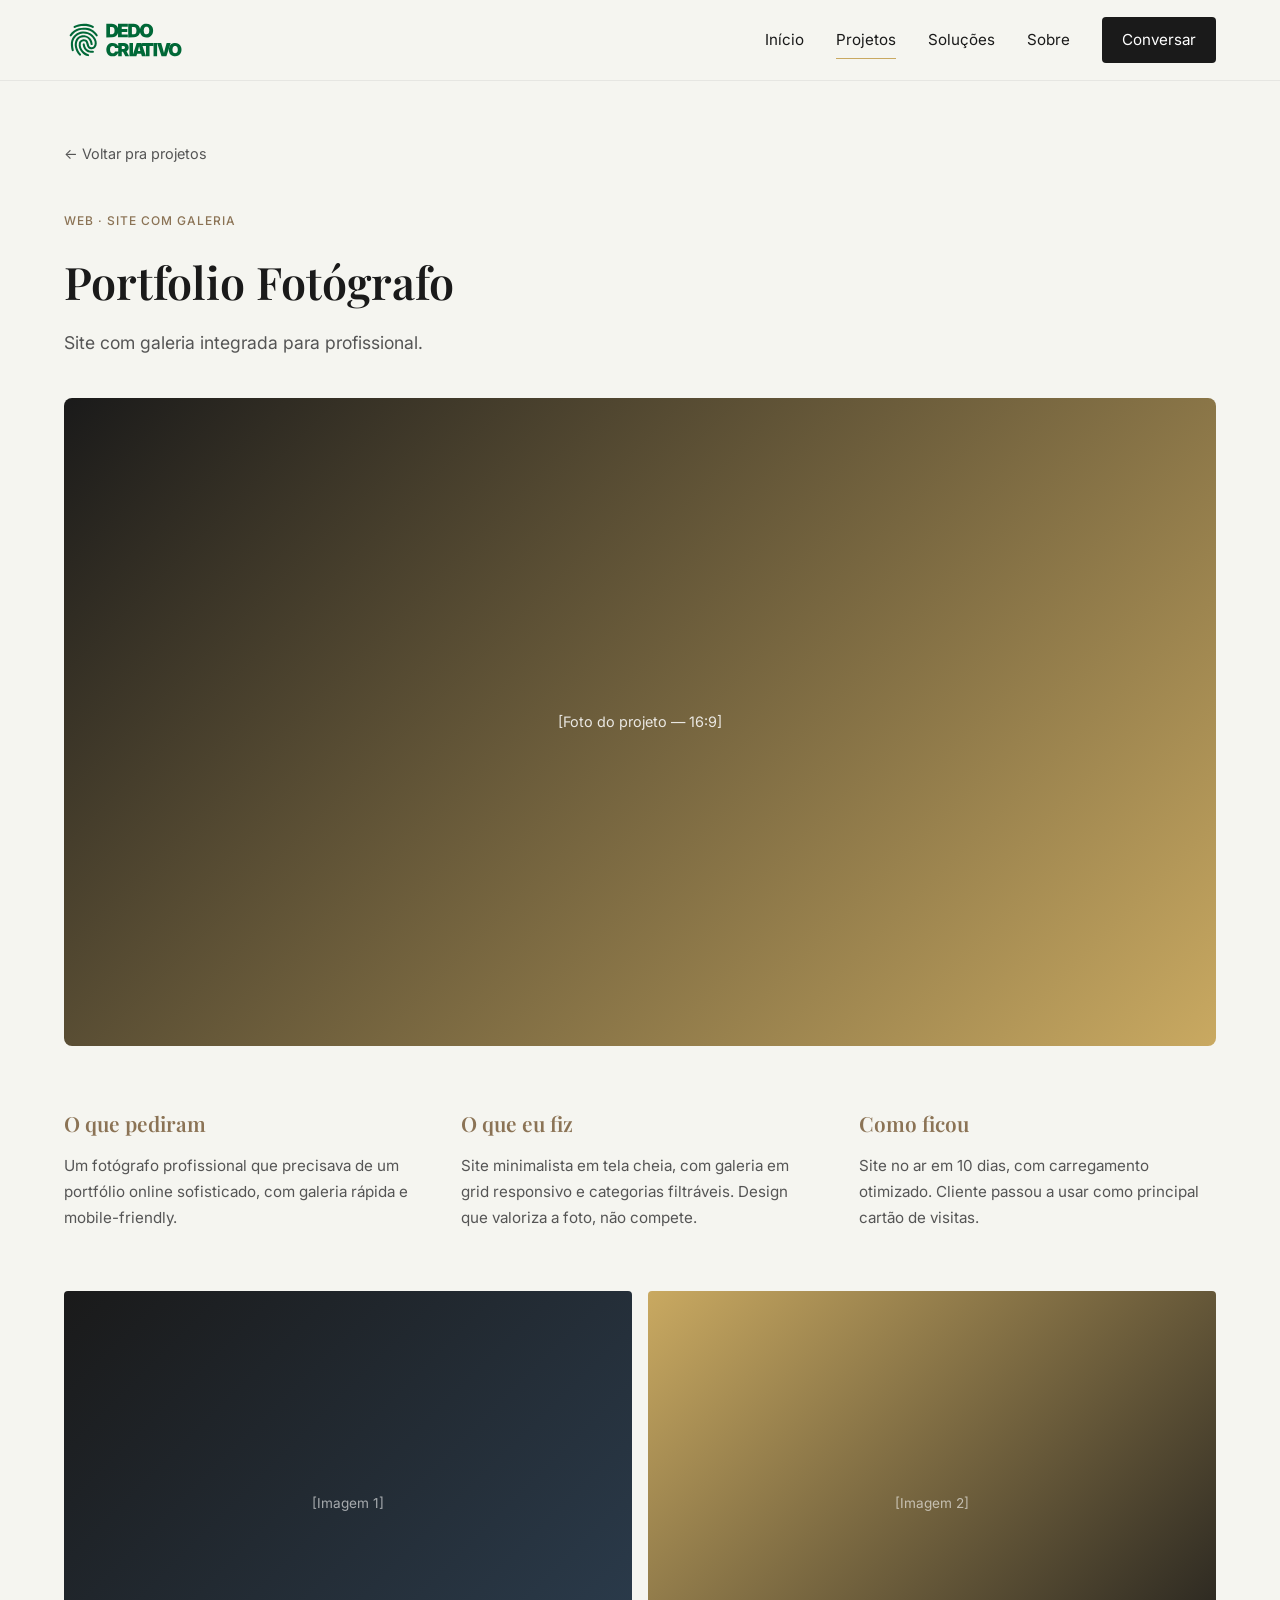
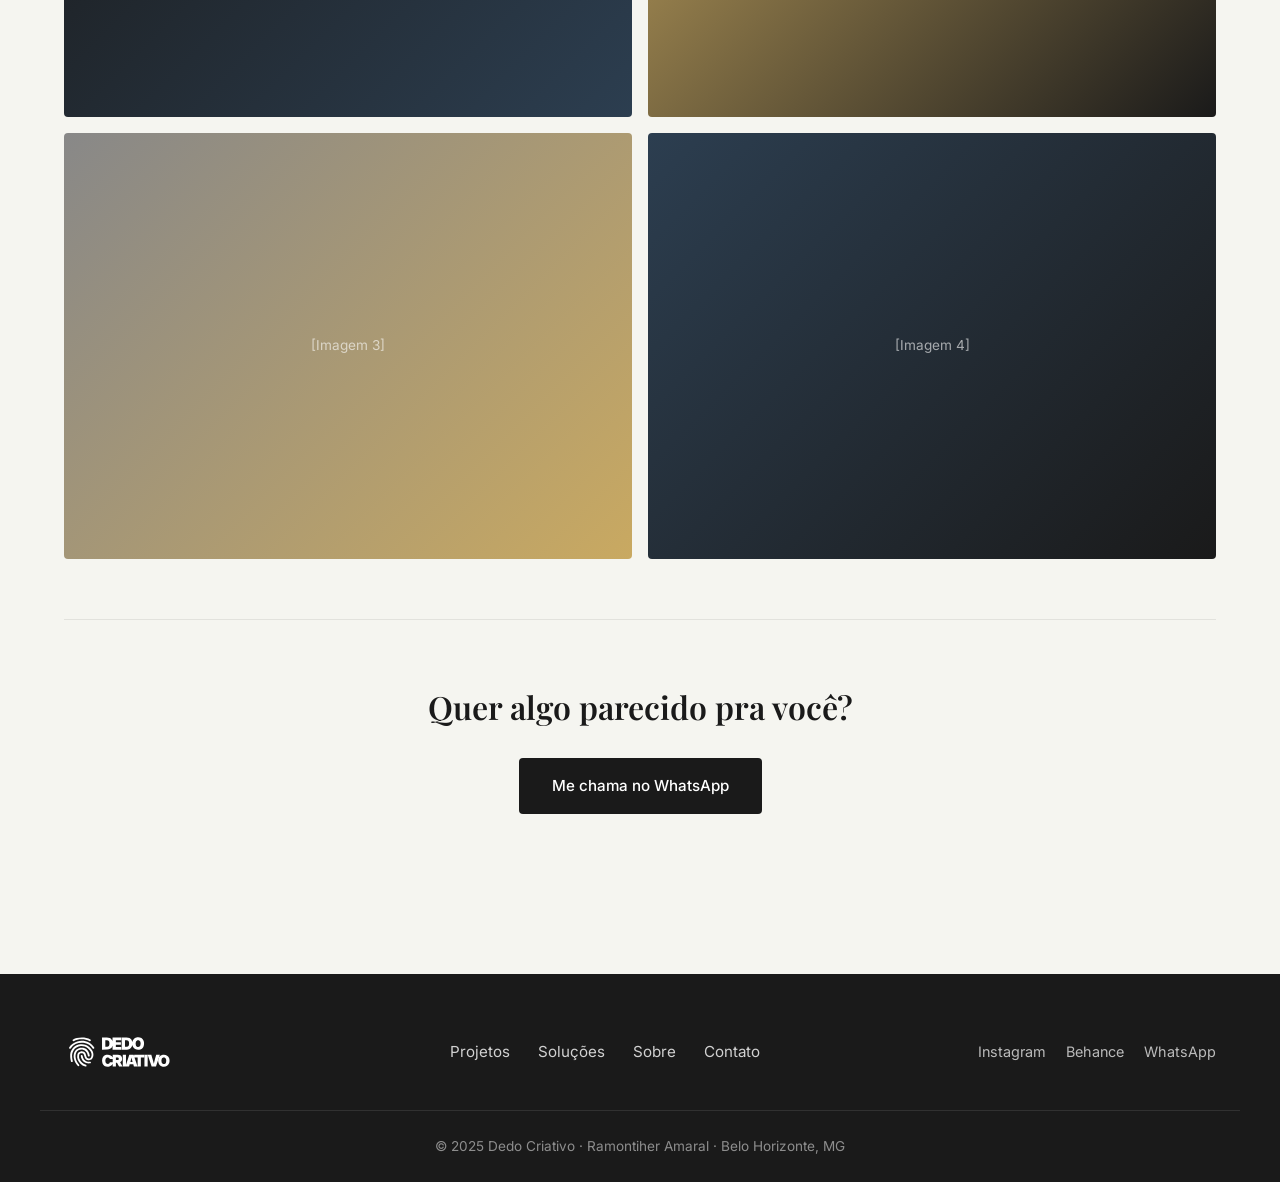
<file: projetos/portfolio-fotografo.html>
<!DOCTYPE html>
<html lang="pt-BR">
<head>
  <meta charset="UTF-8" />
  <meta name="viewport" content="width=device-width, initial-scale=1.0" />
  <title>Portfolio Fotógrafo · Projeto · Dedo Criativo</title>
  <link rel="preconnect" href="https://fonts.googleapis.com" />
  <link rel="preconnect" href="https://fonts.gstatic.com" crossorigin />
  <link href="https://fonts.googleapis.com/css2?family=Playfair+Display:wght@500;600;700&family=Inter:wght@300;400;500;600&display=swap" rel="stylesheet" />
  <link rel="stylesheet" href="../css/style.css" />
</head>
<body>
  <header class="site-header">
    <div class="container header-inner">
      <a href="../index.html" class="logo-area"><img src="../assets/logo.svg" alt="Dedo Criativo" class="logo-img" /></a>
      <button class="menu-toggle" aria-label="Abrir menu" onclick="toggleMenu()"><span></span><span></span><span></span></button>
      <nav class="main-nav" id="mainNav">
        <a href="../index.html">Início</a>
        <a href="../projetos.html" class="active">Projetos</a>
        <a href="../solucoes.html">Soluções</a>
        <a href="../sobre.html">Sobre</a>
        <a href="../contato.html" class="nav-cta">Conversar</a>
      </nav>
    </div>
  </header>

  <article class="project-detail section">
    <div class="container">
      <a href="../projetos.html" class="back-link">← Voltar pra projetos</a>
      <header class="project-header">
        <span class="project-tag">Web · Site com Galeria</span>
        <h1>Portfolio Fotógrafo</h1>
        <p>Site com galeria integrada para profissional.</p>
      </header>
      <div class="project-cover">
        <div class="project-cover-placeholder" style="background: linear-gradient(135deg, #1A1A1A, #C9A961);"><span>[Foto do projeto — 16:9]</span></div>
      </div>
      <div class="project-brief">
        <div class="brief-block">
          <h3>O que pediram</h3>
          <p>Um fotógrafo profissional que precisava de um portfólio online sofisticado, com galeria rápida e mobile-friendly.</p>
        </div>
        <div class="brief-block">
          <h3>O que eu fiz</h3>
          <p>Site minimalista em tela cheia, com galeria em grid responsivo e categorias filtráveis. Design que valoriza a foto, não compete.</p>
        </div>
        <div class="brief-block">
          <h3>Como ficou</h3>
          <p>Site no ar em 10 dias, com carregamento otimizado. Cliente passou a usar como principal cartão de visitas.</p>
        </div>
      </div>
      <div class="project-gallery">
        <div class="gallery-item" style="background: linear-gradient(135deg, #1A1A1A, #2C3E50);"><span>[Imagem 1]</span></div>
        <div class="gallery-item" style="background: linear-gradient(135deg, #C9A961, #1A1A1A);"><span>[Imagem 2]</span></div>
        <div class="gallery-item" style="background: linear-gradient(135deg, #888888, #C9A961);"><span>[Imagem 3]</span></div>
        <div class="gallery-item" style="background: linear-gradient(135deg, #2C3E50, #1A1A1A);"><span>[Imagem 4]</span></div>
      </div>
      <div class="project-cta">
        <h2>Quer algo parecido pra você?</h2>
        <a href="https://wa.me/5500000000000" target="_blank" rel="noopener" class="btn btn-primary">Me chama no WhatsApp</a>
      </div>
    </div>
  </article>

  <footer class="site-footer">
    <div class="container footer-inner">
      <img src="../assets/logo.svg" alt="Dedo Criativo" class="footer-logo" />
      <div class="footer-links"><a href="../projetos.html">Projetos</a><a href="../solucoes.html">Soluções</a><a href="../sobre.html">Sobre</a><a href="../contato.html">Contato</a></div>
      <div class="footer-social"><a href="https://instagram.com/dedocriativo" target="_blank" rel="noopener">Instagram</a><a href="https://behance.net/ramontiher" target="_blank" rel="noopener">Behance</a><a href="https://wa.me/5500000000000" target="_blank" rel="noopener">WhatsApp</a></div>
    </div>
    <div class="container footer-copy"><p>© 2025 Dedo Criativo · Ramontiher Amaral · Belo Horizonte, MG</p></div>
  </footer>
  <script src="../js/main.js"></script>
</body>
</html>
</file>
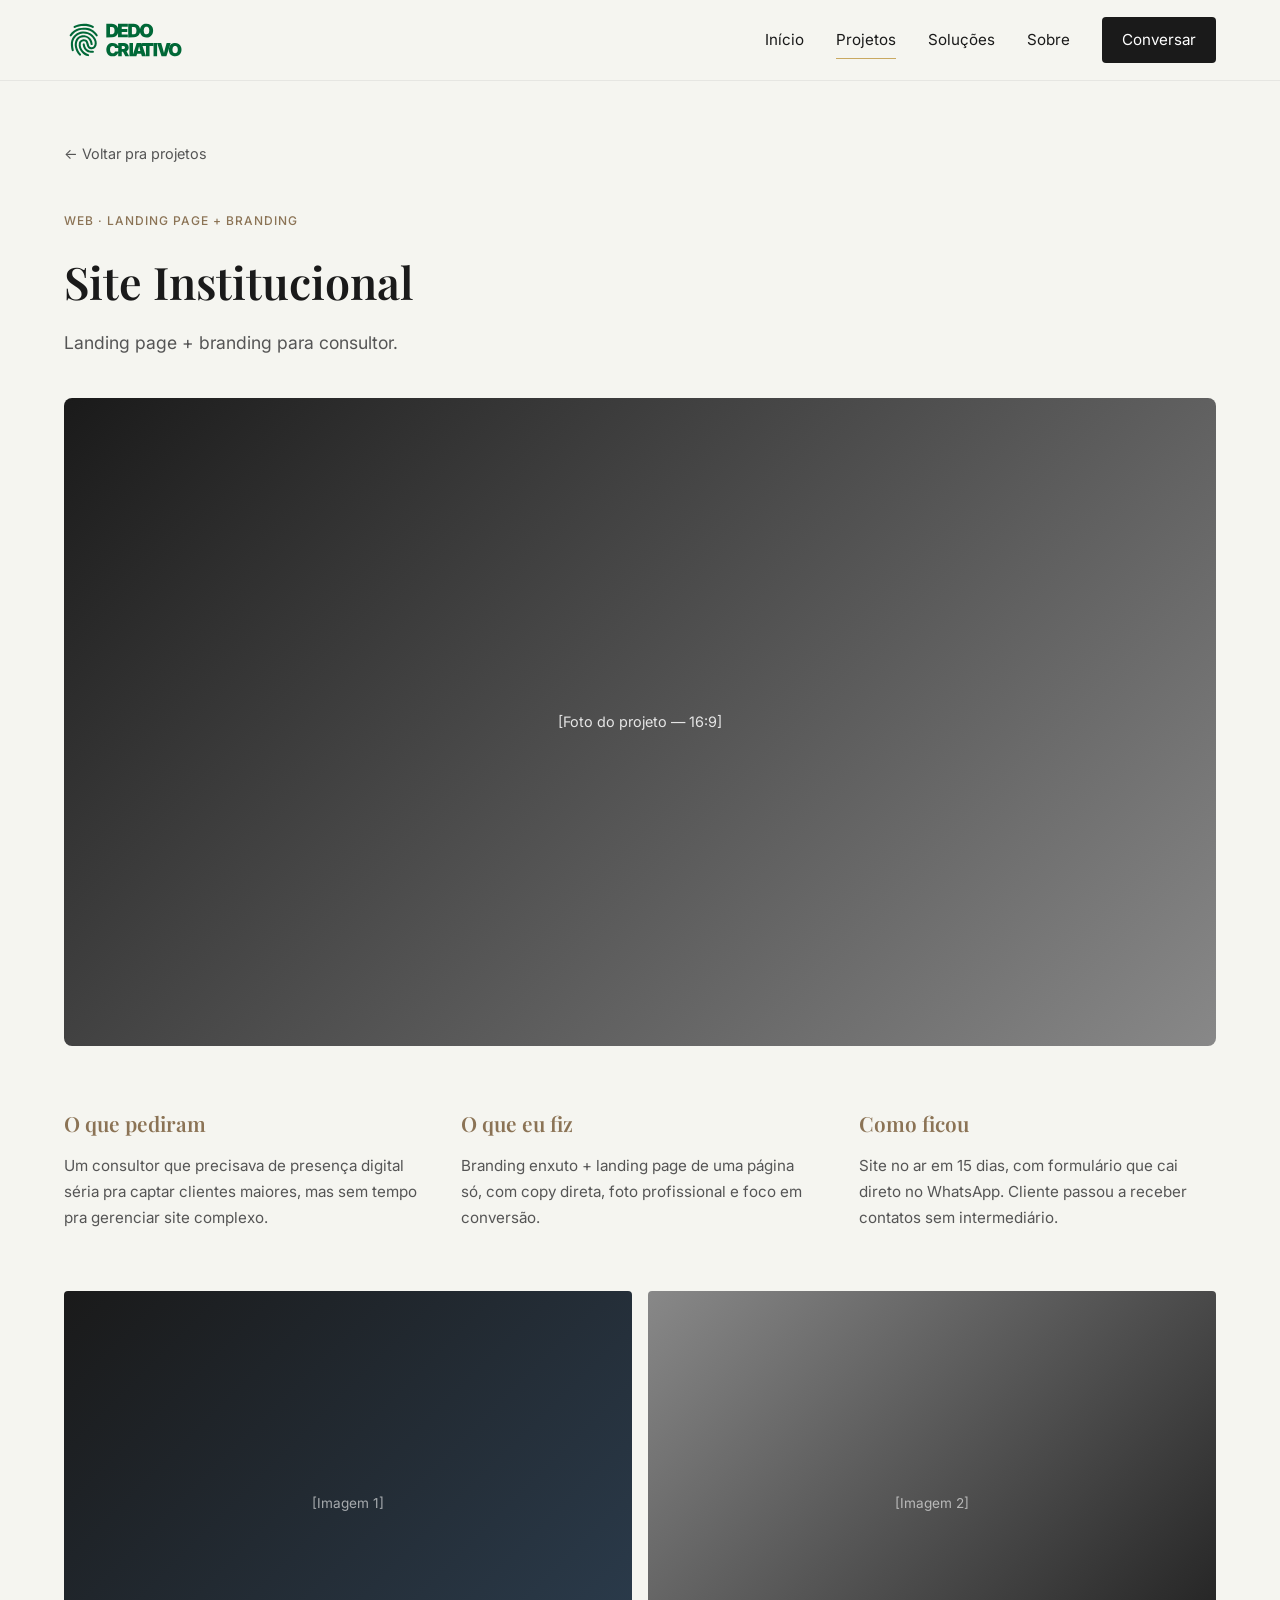
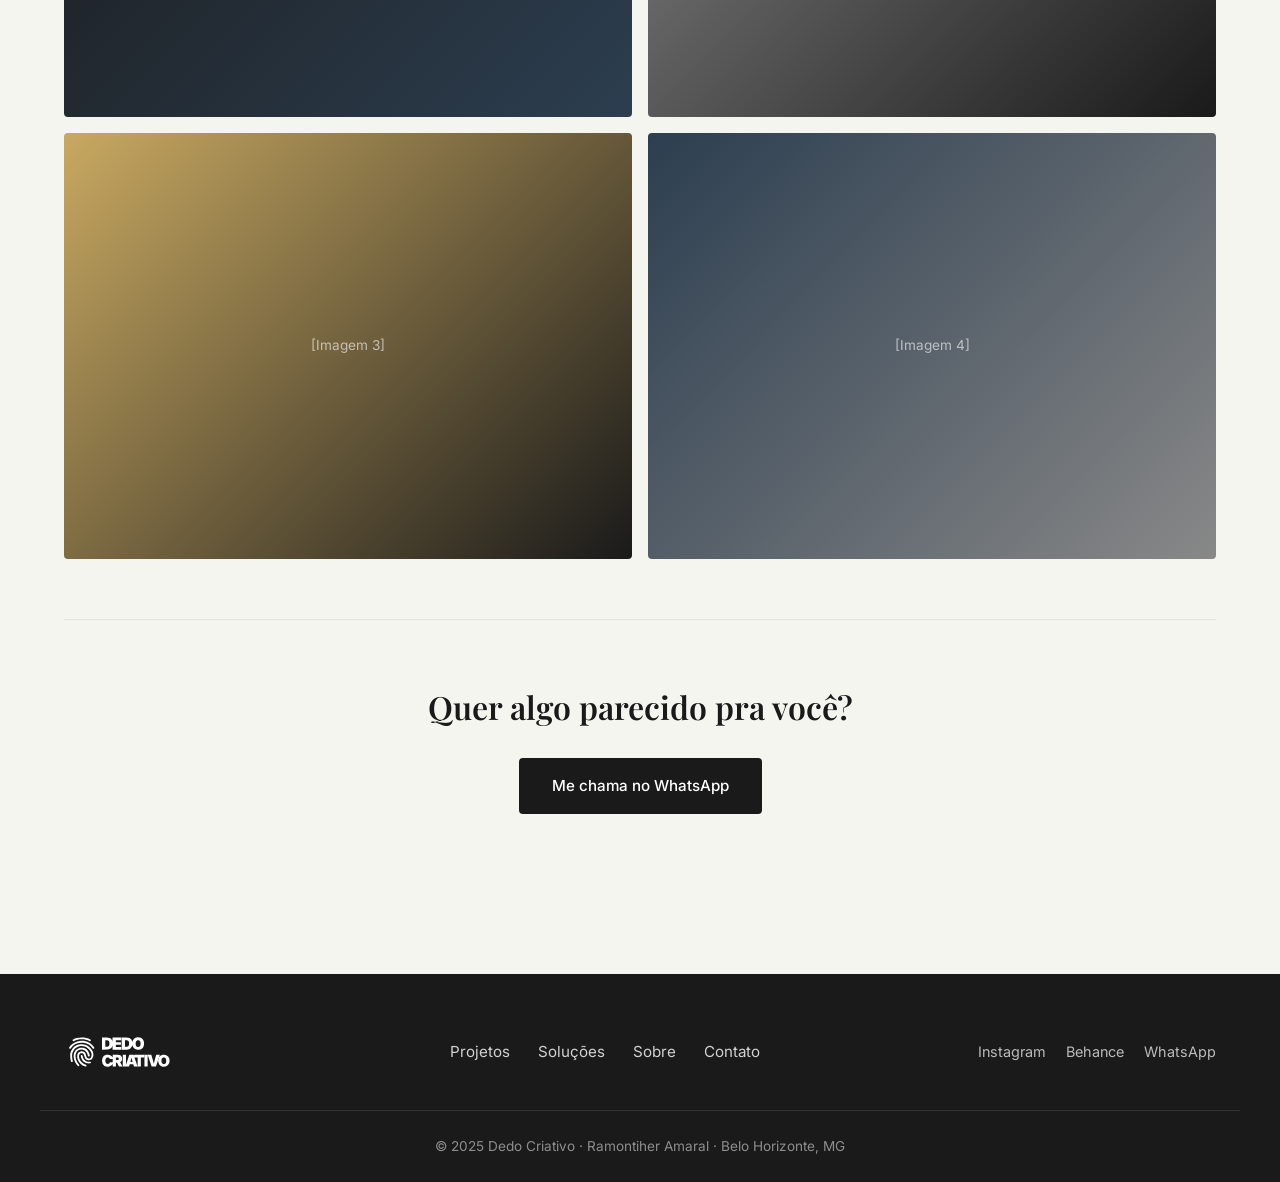
<file: projetos/site-institucional.html>
<!DOCTYPE html>
<html lang="pt-BR">
<head>
  <meta charset="UTF-8" />
  <meta name="viewport" content="width=device-width, initial-scale=1.0" />
  <title>Site Institucional · Projeto · Dedo Criativo</title>
  <link rel="preconnect" href="https://fonts.googleapis.com" />
  <link rel="preconnect" href="https://fonts.gstatic.com" crossorigin />
  <link href="https://fonts.googleapis.com/css2?family=Playfair+Display:wght@500;600;700&family=Inter:wght@300;400;500;600&display=swap" rel="stylesheet" />
  <link rel="stylesheet" href="../css/style.css" />
</head>
<body>
  <header class="site-header">
    <div class="container header-inner">
      <a href="../index.html" class="logo-area"><img src="../assets/logo.svg" alt="Dedo Criativo" class="logo-img" /></a>
      <button class="menu-toggle" aria-label="Abrir menu" onclick="toggleMenu()"><span></span><span></span><span></span></button>
      <nav class="main-nav" id="mainNav">
        <a href="../index.html">Início</a>
        <a href="../projetos.html" class="active">Projetos</a>
        <a href="../solucoes.html">Soluções</a>
        <a href="../sobre.html">Sobre</a>
        <a href="../contato.html" class="nav-cta">Conversar</a>
      </nav>
    </div>
  </header>

  <article class="project-detail section">
    <div class="container">
      <a href="../projetos.html" class="back-link">← Voltar pra projetos</a>
      <header class="project-header">
        <span class="project-tag">Web · Landing page + Branding</span>
        <h1>Site Institucional</h1>
        <p>Landing page + branding para consultor.</p>
      </header>
      <div class="project-cover">
        <div class="project-cover-placeholder" style="background: linear-gradient(135deg, #1A1A1A, #888888);"><span>[Foto do projeto — 16:9]</span></div>
      </div>
      <div class="project-brief">
        <div class="brief-block">
          <h3>O que pediram</h3>
          <p>Um consultor que precisava de presença digital séria pra captar clientes maiores, mas sem tempo pra gerenciar site complexo.</p>
        </div>
        <div class="brief-block">
          <h3>O que eu fiz</h3>
          <p>Branding enxuto + landing page de uma página só, com copy direta, foto profissional e foco em conversão.</p>
        </div>
        <div class="brief-block">
          <h3>Como ficou</h3>
          <p>Site no ar em 15 dias, com formulário que cai direto no WhatsApp. Cliente passou a receber contatos sem intermediário.</p>
        </div>
      </div>
      <div class="project-gallery">
        <div class="gallery-item" style="background: linear-gradient(135deg, #1A1A1A, #2C3E50);"><span>[Imagem 1]</span></div>
        <div class="gallery-item" style="background: linear-gradient(135deg, #888888, #1A1A1A);"><span>[Imagem 2]</span></div>
        <div class="gallery-item" style="background: linear-gradient(135deg, #C9A961, #1A1A1A);"><span>[Imagem 3]</span></div>
        <div class="gallery-item" style="background: linear-gradient(135deg, #2C3E50, #888888);"><span>[Imagem 4]</span></div>
      </div>
      <div class="project-cta">
        <h2>Quer algo parecido pra você?</h2>
        <a href="https://wa.me/5500000000000" target="_blank" rel="noopener" class="btn btn-primary">Me chama no WhatsApp</a>
      </div>
    </div>
  </article>

  <footer class="site-footer">
    <div class="container footer-inner">
      <img src="../assets/logo.svg" alt="Dedo Criativo" class="footer-logo" />
      <div class="footer-links"><a href="../projetos.html">Projetos</a><a href="../solucoes.html">Soluções</a><a href="../sobre.html">Sobre</a><a href="../contato.html">Contato</a></div>
      <div class="footer-social"><a href="https://instagram.com/dedocriativo" target="_blank" rel="noopener">Instagram</a><a href="https://behance.net/ramontiher" target="_blank" rel="noopener">Behance</a><a href="https://wa.me/5500000000000" target="_blank" rel="noopener">WhatsApp</a></div>
    </div>
    <div class="container footer-copy"><p>© 2025 Dedo Criativo · Ramontiher Amaral · Belo Horizonte, MG</p></div>
  </footer>
  <script src="../js/main.js"></script>
</body>
</html>
</file>
<file: css/style.css>
/* ============================================
   DEDO CRIATIVO · Folha de estilo principal
   ============================================ */

/* VARIÁVEIS */
:root {
  --color-bg: #F5F5F0;
  --color-text: #1A1A1A;
  --color-text-soft: #555555;
  --color-text-light: #888888;
  --color-accent: #C9A961;
  --color-accent-dark: #8B7355;
  --color-dark: #2C3E50;
  --color-white: #FFFFFF;

  --font-serif: 'Playfair Display', Georgia, serif;
  --font-sans: 'Inter', -apple-system, BlinkMacSystemFont, 'Segoe UI', sans-serif;

  --container-max: 1200px;
  --container-narrow: 720px;

  --spacing-section: 100px;
  --spacing-section-mobile: 60px;

  --radius: 4px;
  --radius-lg: 8px;
  --transition: 0.3s ease;
}

/* RESET */
*,
*::before,
*::after {
  box-sizing: border-box;
  margin: 0;
  padding: 0;
}

html {
  scroll-behavior: smooth;
}

body {
  font-family: var(--font-sans);
  font-size: 16px;
  line-height: 1.7;
  color: var(--color-text);
  background-color: var(--color-bg);
  -webkit-font-smoothing: antialiased;
  -moz-osx-font-smoothing: grayscale;
}

img {
  max-width: 100%;
  height: auto;
  display: block;
}

a {
  color: inherit;
  text-decoration: none;
  transition: color var(--transition);
}

ul {
  list-style: none;
}

/* CONTAINER */
.container {
  max-width: var(--container-max);
  margin: 0 auto;
  padding: 0 24px;
}

.container-narrow {
  max-width: var(--container-narrow);
  margin: 0 auto;
  padding: 0 24px;
}

/* SECTIONS */
.section {
  padding: var(--spacing-section) 0;
}

.section-light {
  background-color: var(--color-white);
}

.section-dark {
  background-color: var(--color-dark);
  color: var(--color-white);
}

.section-title {
  font-family: var(--font-serif);
  font-size: 2.5rem;
  font-weight: 600;
  margin-bottom: 50px;
  text-align: center;
}

.section-title-light {
  color: var(--color-white);
}

.section-header {
  display: flex;
  justify-content: space-between;
  align-items: flex-end;
  margin-bottom: 50px;
  flex-wrap: wrap;
  gap: 20px;
}

.section-header .section-title {
  margin-bottom: 0;
  text-align: left;
}

/* ============================================
   HEADER
   ============================================ */
.site-header {
  position: fixed;
  top: 0;
  left: 0;
  right: 0;
  background: rgba(245, 245, 240, 0.95);
  backdrop-filter: blur(10px);
  -webkit-backdrop-filter: blur(10px);
  z-index: 1000;
  border-bottom: 1px solid rgba(0, 0, 0, 0.06);
}

.header-inner {
  display: flex;
  justify-content: space-between;
  align-items: center;
  height: 80px;
}

.logo-area {
  display: block;
}

.logo-img {
  height: 40px;
  width: auto;
}

.main-nav {
  display: flex;
  gap: 32px;
  align-items: center;
}

.main-nav a {
  font-size: 0.95rem;
  font-weight: 400;
  color: var(--color-text);
  position: relative;
}

.main-nav a:hover {
  color: var(--color-accent-dark);
}

.main-nav a.active::after {
  content: '';
  position: absolute;
  bottom: -6px;
  left: 0;
  right: 0;
  height: 1px;
  background: var(--color-accent);
}

.main-nav a.nav-cta {
  background: var(--color-text);
  color: var(--color-white);
  padding: 10px 20px;
  border-radius: var(--radius);
}

.main-nav a.nav-cta:hover {
  background: var(--color-accent-dark);
}

.main-nav a.nav-cta.active::after {
  display: none;
}

/* MENU TOGGLE (mobile) */
.menu-toggle {
  display: none;
  flex-direction: column;
  gap: 5px;
  background: none;
  border: none;
  cursor: pointer;
  padding: 8px;
}

.menu-toggle span {
  width: 26px;
  height: 2px;
  background: var(--color-text);
  transition: var(--transition);
}

.menu-toggle.active span:nth-child(1) {
  transform: rotate(45deg) translate(6px, 6px);
}

.menu-toggle.active span:nth-child(2) {
  opacity: 0;
}

.menu-toggle.active span:nth-child(3) {
  transform: rotate(-45deg) translate(6px, -6px);
}

/* ============================================
   BOTÕES
   ============================================ */
.btn {
  display: inline-block;
  padding: 14px 32px;
  font-size: 0.95rem;
  font-weight: 500;
  border-radius: var(--radius);
  cursor: pointer;
  transition: all var(--transition);
  border: 1px solid transparent;
  text-align: center;
}

.btn-primary {
  background: var(--color-text);
  color: var(--color-white);
}

.btn-primary:hover {
  background: var(--color-accent-dark);
  transform: translateY(-2px);
}

.btn-outline {
  background: transparent;
  color: var(--color-white);
  border-color: var(--color-white);
}

.btn-outline:hover {
  background: var(--color-white);
  color: var(--color-text);
}

.btn-large {
  padding: 18px 44px;
  font-size: 1.05rem;
}

.btn-full {
  display: block;
  width: 100%;
}

/* ============================================
   HERO (HOME)
   ============================================ */
.hero {
  position: relative;
  height: 100vh;
  min-height: 600px;
  background: linear-gradient(135deg, #2C3E50 0%, #1A1A1A 100%);
  display: flex;
  align-items: center;
  color: var(--color-white);
  overflow: hidden;
}

.hero-overlay {
  position: absolute;
  inset: 0;
  background: linear-gradient(180deg, rgba(0,0,0,0.3) 0%, rgba(0,0,0,0.6) 100%);
  z-index: 1;
}

.hero-content {
  position: relative;
  z-index: 2;
  max-width: 800px;
}

.hero-content h1 {
  font-family: var(--font-serif);
  font-size: clamp(2.2rem, 5vw, 4rem);
  font-weight: 600;
  line-height: 1.1;
  margin-bottom: 24px;
}

.hero-content p {
  font-size: clamp(1rem, 2vw, 1.3rem);
  font-weight: 300;
  margin-bottom: 40px;
  opacity: 0.9;
}

.hero-buttons {
  display: flex;
  gap: 16px;
  flex-wrap: wrap;
}

/* ============================================
   INTRO (HOME)
   ============================================ */
.intro-grid {
  display: grid;
  grid-template-columns: 1fr 1.5fr;
  gap: 60px;
  align-items: center;
}

.intro-photo {
  aspect-ratio: 3/4;
  background: linear-gradient(135deg, #888, #2C3E50);
  border-radius: var(--radius-lg);
  overflow: hidden;
}

.intro-photo img {
  width: 100%;
  height: 100%;
  object-fit: cover;
}

.intro-text h2 {
  font-family: var(--font-serif);
  font-size: 2.5rem;
  font-weight: 600;
  margin-bottom: 24px;
}

.intro-text p {
  font-size: 1.1rem;
  color: var(--color-text-soft);
  margin-bottom: 24px;
}

.link-arrow {
  font-weight: 500;
  color: var(--color-text);
  border-bottom: 1px solid var(--color-accent);
  padding-bottom: 4px;
}

.link-arrow:hover {
  color: var(--color-accent-dark);
}

/* ============================================
   SOLUTIONS GRID (HOME)
   ============================================ */
.solutions-grid {
  display: grid;
  grid-template-columns: repeat(3, 1fr);
  gap: 30px;
}

.solution-card {
  background: var(--color-white);
  padding: 40px 30px;
  border-radius: var(--radius-lg);
  transition: transform var(--transition), box-shadow var(--transition);
  border: 1px solid rgba(0,0,0,0.05);
}

.solution-card:hover {
  transform: translateY(-4px);
  box-shadow: 0 20px 40px rgba(0,0,0,0.08);
}

.solution-card-featured {
  background: var(--color-dark);
  color: var(--color-white);
}

.solution-tag {
  display: inline-block;
  font-size: 0.75rem;
  font-weight: 500;
  text-transform: uppercase;
  letter-spacing: 1px;
  color: var(--color-accent-dark);
  margin-bottom: 16px;
}

.solution-card-featured .solution-tag {
  color: var(--color-accent);
}

.solution-card h3 {
  font-family: var(--font-serif);
  font-size: 1.6rem;
  font-weight: 600;
  margin-bottom: 12px;
}

.solution-card p {
  font-size: 0.95rem;
  color: var(--color-text-soft);
  margin-bottom: 24px;
}

.solution-card-featured p {
  color: rgba(255,255,255,0.8);
}

/* ============================================
   PROJECTS GRID
   ============================================ */
.projects-grid {
  display: grid;
  grid-template-columns: repeat(3, 1fr);
  gap: 30px;
}

.project-card {
  display: block;
  cursor: pointer;
  transition: transform var(--transition);
}

.project-card:hover {
  transform: translateY(-4px);
}

.project-thumb {
  aspect-ratio: 4/3;
  border-radius: var(--radius-lg);
  margin-bottom: 16px;
  display: flex;
  align-items: center;
  justify-content: center;
  position: relative;
  overflow: hidden;
}

.project-thumb span {
  color: rgba(255,255,255,0.85);
  font-size: 0.8rem;
  text-transform: uppercase;
  letter-spacing: 1.5px;
  font-weight: 500;
}

.project-card h4 {
  font-family: var(--font-serif);
  font-size: 1.3rem;
  font-weight: 600;
  margin-bottom: 4px;
}

.project-card p {
  font-size: 0.9rem;
  color: var(--color-text-light);
}

/* ============================================
   STATS
   ============================================ */
.stats-grid {
  display: grid;
  grid-template-columns: repeat(3, 1fr);
  gap: 40px;
  margin-bottom: 60px;
}

.stat-item {
  text-align: center;
}

.stat-number {
  display: block;
  font-family: var(--font-serif);
  font-size: 4rem;
  font-weight: 700;
  color: var(--color-accent);
  line-height: 1;
  margin-bottom: 12px;
}

.stat-label {
  font-size: 0.95rem;
  color: rgba(255,255,255,0.8);
}

.logos-row {
  display: flex;
  justify-content: center;
  gap: 50px;
  flex-wrap: wrap;
  padding-top: 40px;
  border-top: 1px solid rgba(255,255,255,0.15);
}

.logo-placeholder {
  font-family: var(--font-serif);
  font-size: 1.4rem;
  font-weight: 600;
  color: rgba(255,255,255,0.6);
  letter-spacing: 1px;
}

/* ============================================
   CTA FINAL
   ============================================ */
.cta-final {
  background: var(--color-text);
  color: var(--color-white);
  padding: 80px 0;
  text-align: center;
}

.cta-final-small {
  padding: 60px 0;
}

.cta-final h2 {
  font-family: var(--font-serif);
  font-size: 2.2rem;
  font-weight: 600;
  margin-bottom: 30px;
}

.cta-final .btn-primary {
  background: var(--color-accent);
}

.cta-final .btn-primary:hover {
  background: var(--color-accent-dark);
}

/* ============================================
   PAGE HEADER
   ============================================ */
.page-header {
  padding-top: 160px;
  padding-bottom: 60px;
  text-align: center;
}

.page-header h1 {
  font-family: var(--font-serif);
  font-size: 3.5rem;
  font-weight: 600;
  margin-bottom: 12px;
}

.page-header p {
  font-size: 1.1rem;
  color: var(--color-text-soft);
  margin-bottom: 40px;
}

/* FILTER BUTTONS */
.filter-buttons {
  display: flex;
  justify-content: center;
  gap: 12px;
  flex-wrap: wrap;
}

.filter-btn {
  background: transparent;
  border: 1px solid rgba(0,0,0,0.15);
  padding: 8px 20px;
  border-radius: 100px;
  font-size: 0.9rem;
  cursor: pointer;
  transition: all var(--transition);
  font-family: var(--font-sans);
}

.filter-btn:hover {
  border-color: var(--color-text);
}

.filter-btn.active {
  background: var(--color-text);
  color: var(--color-white);
  border-color: var(--color-text);
}

/* ============================================
   PACKAGES (SOLUÇÕES)
   ============================================ */
.packages-grid {
  display: grid;
  grid-template-columns: repeat(3, 1fr);
  gap: 30px;
  align-items: stretch;
}

.package-card {
  background: var(--color-white);
  padding: 40px 32px;
  border-radius: var(--radius-lg);
  border: 1px solid rgba(0,0,0,0.08);
  position: relative;
  display: flex;
  flex-direction: column;
}

.package-card-featured {
  background: var(--color-text);
  color: var(--color-white);
  transform: scale(1.03);
  box-shadow: 0 30px 60px rgba(0,0,0,0.15);
}

.package-badge {
  position: absolute;
  top: -12px;
  left: 50%;
  transform: translateX(-50%);
  background: var(--color-accent);
  color: var(--color-text);
  padding: 6px 16px;
  border-radius: 100px;
  font-size: 0.75rem;
  font-weight: 600;
  text-transform: uppercase;
  letter-spacing: 1px;
  white-space: nowrap;
}

.package-tag {
  display: inline-block;
  font-size: 0.75rem;
  font-weight: 500;
  text-transform: uppercase;
  letter-spacing: 1px;
  color: var(--color-accent-dark);
  margin-bottom: 12px;
}

.package-card-featured .package-tag {
  color: var(--color-accent);
}

.package-card h2 {
  font-family: var(--font-serif);
  font-size: 1.8rem;
  font-weight: 600;
  margin-bottom: 8px;
}

.package-audience {
  font-size: 0.9rem;
  color: var(--color-text-soft);
  margin-bottom: 24px;
  padding-bottom: 24px;
  border-bottom: 1px solid rgba(0,0,0,0.08);
}

.package-card-featured .package-audience {
  color: rgba(255,255,255,0.75);
  border-bottom-color: rgba(255,255,255,0.15);
}

.package-list {
  flex: 1;
  margin-bottom: 32px;
}

.package-list li {
  padding: 8px 0 8px 28px;
  font-size: 0.95rem;
  position: relative;
  color: var(--color-text-soft);
}

.package-list li::before {
  content: '→';
  position: absolute;
  left: 0;
  color: var(--color-accent);
}

.package-card-featured .package-list li {
  color: rgba(255,255,255,0.85);
}

.package-price {
  font-size: 0.95rem;
  color: var(--color-text-soft);
  margin-bottom: 20px;
}

.package-card-featured .package-price {
  color: rgba(255,255,255,0.75);
}

.package-price strong {
  display: block;
  font-family: var(--font-serif);
  font-size: 1.8rem;
  font-weight: 600;
  color: var(--color-text);
  margin-top: 4px;
}

.package-card-featured .package-price strong {
  color: var(--color-white);
}

/* ============================================
   COMO FUNCIONA (STEPS)
   ============================================ */
.steps-grid {
  display: grid;
  grid-template-columns: repeat(3, 1fr);
  gap: 30px;
}

.step {
  text-align: center;
  padding: 30px 20px;
}

.step-number {
  display: inline-flex;
  align-items: center;
  justify-content: center;
  width: 60px;
  height: 60px;
  border-radius: 50%;
  background: var(--color-text);
  color: var(--color-accent);
  font-family: var(--font-serif);
  font-size: 1.6rem;
  font-weight: 700;
  margin-bottom: 20px;
}

.step h3 {
  font-family: var(--font-serif);
  font-size: 1.3rem;
  font-weight: 600;
  margin-bottom: 8px;
}

.step p {
  font-size: 0.95rem;
  color: var(--color-text-soft);
}

/* ============================================
   FAQ
   ============================================ */
.faq-item {
  padding: 30px 0;
  border-bottom: 1px solid rgba(0,0,0,0.08);
}

.faq-item:last-child {
  border-bottom: none;
}

.faq-item h3 {
  font-family: var(--font-serif);
  font-size: 1.3rem;
  font-weight: 600;
  margin-bottom: 8px;
}

.faq-item p {
  color: var(--color-text-soft);
}

/* ============================================
   SOBRE
   ============================================ */
.about-hero {
  padding-top: 160px;
}

.about-hero-grid {
  display: grid;
  grid-template-columns: 1fr 1fr;
  gap: 60px;
  align-items: center;
}

.about-photo {
  aspect-ratio: 3/4;
  background: linear-gradient(135deg, #888, #2C3E50);
  border-radius: var(--radius-lg);
  overflow: hidden;
}

.about-photo img {
  width: 100%;
  height: 100%;
  object-fit: cover;
}

.about-intro h1 {
  font-family: var(--font-serif);
  font-size: 3.5rem;
  font-weight: 600;
  margin-bottom: 8px;
}

.about-role {
  font-size: 1.2rem;
  color: var(--color-text-soft);
  margin-bottom: 32px;
}

.about-story .story-block {
  margin-bottom: 32px;
}

.about-story .story-block:last-child {
  margin-bottom: 0;
}

.about-story p {
  font-size: 1.15rem;
  line-height: 1.8;
  color: var(--color-text);
}

.credentials-grid {
  display: grid;
  grid-template-columns: repeat(3, 1fr);
  gap: 40px;
}

.credential-block h3 {
  font-family: var(--font-serif);
  font-size: 1.4rem;
  font-weight: 600;
  margin-bottom: 20px;
  padding-bottom: 12px;
  border-bottom: 2px solid var(--color-accent);
  display: inline-block;
}

.credential-block ul li {
  padding: 6px 0;
  color: var(--color-text-soft);
}

.credential-logos {
  display: flex;
  flex-wrap: wrap;
  gap: 12px;
}

.cred-logo {
  background: var(--color-white);
  border: 1px solid rgba(0,0,0,0.08);
  padding: 8px 16px;
  border-radius: var(--radius);
  font-size: 0.9rem;
  font-weight: 500;
  color: var(--color-text-soft);
}

.skills-tags {
  display: flex;
  flex-wrap: wrap;
  gap: 8px;
}

.skills-tags span {
  background: var(--color-bg);
  border: 1px solid rgba(0,0,0,0.08);
  padding: 6px 14px;
  border-radius: 100px;
  font-size: 0.85rem;
  color: var(--color-text-soft);
}

.about-quote blockquote {
  font-family: var(--font-serif);
  font-size: 2rem;
  font-weight: 500;
  font-style: italic;
  text-align: center;
  line-height: 1.5;
  color: var(--color-white);
  position: relative;
}

.about-quote blockquote::before,
.about-quote blockquote::after {
  content: '"';
  font-size: 3rem;
  color: var(--color-accent);
  display: block;
  line-height: 1;
  margin-bottom: 20px;
}

/* ============================================
   CONTATO
   ============================================ */
.contact-grid {
  display: grid;
  grid-template-columns: 1.5fr 1fr;
  gap: 60px;
  align-items: start;
}

.contact-form {
  background: var(--color-white);
  padding: 40px;
  border-radius: var(--radius-lg);
  border: 1px solid rgba(0,0,0,0.08);
}

.form-group {
  margin-bottom: 24px;
}

.form-group label {
  display: block;
  font-size: 0.9rem;
  font-weight: 500;
  margin-bottom: 8px;
}

.form-group input,
.form-group textarea {
  width: 100%;
  padding: 12px 16px;
  border: 1px solid rgba(0,0,0,0.12);
  border-radius: var(--radius);
  font-family: var(--font-sans);
  font-size: 0.95rem;
  background: var(--color-bg);
  transition: border-color var(--transition);
}

.form-group input:focus,
.form-group textarea:focus {
  outline: none;
  border-color: var(--color-accent);
}

.form-group textarea {
  resize: vertical;
}

.radio-group {
  display: grid;
  grid-template-columns: 1fr 1fr;
  gap: 8px;
}

.radio-option {
  display: flex;
  align-items: center;
  gap: 8px;
  padding: 10px 14px;
  border: 1px solid rgba(0,0,0,0.12);
  border-radius: var(--radius);
  cursor: pointer;
  font-size: 0.9rem;
  transition: all var(--transition);
}

.radio-option:hover {
  border-color: var(--color-accent);
}

.radio-option input {
  width: auto;
  accent-color: var(--color-accent);
}

.contact-direct {
  background: var(--color-text);
  color: var(--color-white);
  padding: 40px;
  border-radius: var(--radius-lg);
}

.contact-photo {
  aspect-ratio: 1;
  border-radius: 50%;
  overflow: hidden;
  width: 120px;
  margin: 0 auto 24px;
  background: linear-gradient(135deg, #888, #1A1A1A);
}

.contact-photo img {
  width: 100%;
  height: 100%;
  object-fit: cover;
}

.contact-direct h3 {
  font-family: var(--font-serif);
  font-size: 1.4rem;
  font-weight: 600;
  text-align: center;
  margin-bottom: 24px;
}

.contact-list {
  margin-bottom: 24px;
}

.contact-list li {
  padding: 12px 0;
  border-bottom: 1px solid rgba(255,255,255,0.1);
}

.contact-list li:last-child {
  border-bottom: none;
}

.contact-list strong {
  display: block;
  font-size: 0.8rem;
  text-transform: uppercase;
  letter-spacing: 1px;
  color: var(--color-accent);
  margin-bottom: 4px;
}

.contact-list a {
  font-size: 0.95rem;
  color: var(--color-white);
}

.contact-list a:hover {
  color: var(--color-accent);
}

.contact-note {
  font-size: 0.85rem;
  color: rgba(255,255,255,0.6);
  line-height: 1.6;
}

/* ============================================
   PROJECT DETAIL
   ============================================ */
.project-detail {
  padding-top: 140px;
}

.back-link {
  display: inline-block;
  font-size: 0.9rem;
  color: var(--color-text-soft);
  margin-bottom: 40px;
}

.back-link:hover {
  color: var(--color-text);
}

.project-header {
  margin-bottom: 40px;
}

.project-tag {
  display: inline-block;
  font-size: 0.75rem;
  font-weight: 500;
  text-transform: uppercase;
  letter-spacing: 1px;
  color: var(--color-accent-dark);
  margin-bottom: 12px;
}

.project-header h1 {
  font-family: var(--font-serif);
  font-size: 2.8rem;
  font-weight: 600;
  margin-bottom: 8px;
}

.project-header p {
  font-size: 1.1rem;
  color: var(--color-text-soft);
}

.project-cover {
  margin-bottom: 60px;
  border-radius: var(--radius-lg);
  overflow: hidden;
}

.project-cover-placeholder {
  aspect-ratio: 16/9;
  display: flex;
  align-items: center;
  justify-content: center;
  color: rgba(255,255,255,0.85);
  font-size: 0.9rem;
}

.project-brief {
  display: grid;
  grid-template-columns: repeat(3, 1fr);
  gap: 40px;
  margin-bottom: 60px;
}

.brief-block h3 {
  font-family: var(--font-serif);
  font-size: 1.3rem;
  font-weight: 600;
  margin-bottom: 12px;
  color: var(--color-accent-dark);
}

.brief-block p {
  color: var(--color-text-soft);
  font-size: 0.95rem;
}

.project-gallery {
  display: grid;
  grid-template-columns: 1fr 1fr;
  gap: 16px;
  margin-bottom: 60px;
}

.gallery-item {
  aspect-ratio: 4/3;
  border-radius: var(--radius);
  display: flex;
  align-items: center;
  justify-content: center;
  color: rgba(255,255,255,0.6);
  font-size: 0.85rem;
}

.project-cta {
  text-align: center;
  padding: 60px 0;
  border-top: 1px solid rgba(0,0,0,0.08);
}

.project-cta h2 {
  font-family: var(--font-serif);
  font-size: 2rem;
  font-weight: 600;
  margin-bottom: 24px;
}

/* ============================================
   FOOTER
   ============================================ */
.site-footer {
  background: var(--color-text);
  color: var(--color-white);
  padding: 60px 0 24px;
}

.footer-inner {
  display: grid;
  grid-template-columns: auto 1fr auto;
  gap: 40px;
  align-items: center;
  padding-bottom: 40px;
  border-bottom: 1px solid rgba(255,255,255,0.1);
}

.footer-logo {
  height: 36px;
  filter: brightness(0) invert(1);
}

.footer-links {
  display: flex;
  gap: 28px;
  justify-content: center;
}

.footer-links a {
  font-size: 0.95rem;
  color: rgba(255,255,255,0.8);
}

.footer-links a:hover {
  color: var(--color-accent);
}

.footer-social {
  display: flex;
  gap: 20px;
}

.footer-social a {
  font-size: 0.9rem;
  color: rgba(255,255,255,0.7);
}

.footer-social a:hover {
  color: var(--color-accent);
}

.footer-copy {
  padding-top: 24px;
  text-align: center;
}

.footer-copy p {
  font-size: 0.85rem;
  color: rgba(255,255,255,0.5);
}

/* ============================================
   RESPONSIVO
   ============================================ */
@media (max-width: 900px) {
  .section {
    padding: var(--spacing-section-mobile) 0;
  }

  .section-title {
    font-size: 2rem;
    margin-bottom: 30px;
  }

  /* Menu mobile */
  .menu-toggle {
    display: flex;
  }

  .main-nav {
    position: fixed;
    top: 80px;
    left: 0;
    right: 0;
    background: var(--color-bg);
    flex-direction: column;
    gap: 0;
    padding: 20px 24px;
    border-bottom: 1px solid rgba(0,0,0,0.08);
    transform: translateY(-150%);
    transition: transform var(--transition);
  }

  .main-nav.active {
    transform: translateY(0);
  }

  .main-nav a {
    padding: 16px 0;
    border-bottom: 1px solid rgba(0,0,0,0.06);
  }

  .main-nav a.nav-cta {
    margin-top: 16px;
    text-align: center;
  }

  /* Hero */
  .hero {
    min-height: 500px;
    padding: 100px 0;
  }

  /* Intro */
  .intro-grid {
    grid-template-columns: 1fr;
    gap: 30px;
  }

  .intro-photo {
    max-width: 400px;
    margin: 0 auto;
  }

  /* Solutions grid */
  .solutions-grid {
    grid-template-columns: 1fr;
  }

  /* Projects grid */
  .projects-grid {
    grid-template-columns: 1fr 1fr;
  }

  /* Stats */
  .stats-grid {
    grid-template-columns: 1fr;
    gap: 30px;
  }

  .logos-row {
    gap: 30px;
  }

  /* Page header */
  .page-header {
    padding-top: 120px;
  }

  .page-header h1 {
    font-size: 2.5rem;
  }

  /* Packages */
  .packages-grid {
    grid-template-columns: 1fr;
  }

  .package-card-featured {
    transform: none;
  }

  /* Steps */
  .steps-grid {
    grid-template-columns: 1fr;
  }

  /* About */
  .about-hero-grid {
    grid-template-columns: 1fr;
    gap: 30px;
  }

  .about-photo {
    max-width: 400px;
    margin: 0 auto;
  }

  .about-intro h1 {
    font-size: 2.5rem;
    text-align: center;
  }

  .about-role {
    text-align: center;
  }

  .about-intro .btn {
    display: block;
    margin: 0 auto;
    max-width: 240px;
  }

  .credentials-grid {
    grid-template-columns: 1fr;
    gap: 30px;
  }

  .about-quote blockquote {
    font-size: 1.4rem;
  }

  /* Contact */
  .contact-grid {
    grid-template-columns: 1fr;
  }

  /* Project detail */
  .project-brief {
    grid-template-columns: 1fr;
    gap: 24px;
  }

  .project-gallery {
    grid-template-columns: 1fr;
  }

  /* Footer */
  .footer-inner {
    grid-template-columns: 1fr;
    gap: 24px;
    text-align: center;
  }

  .footer-links {
    flex-wrap: wrap;
    justify-content: center;
  }

  .footer-social {
    justify-content: center;
  }
}

@media (max-width: 600px) {
  .container,
  .container-narrow {
    padding: 0 20px;
  }

  .hero-buttons {
    flex-direction: column;
    width: 100%;
  }

  .hero-buttons .btn {
    width: 100%;
  }

  .projects-grid {
    grid-template-columns: 1fr;
  }

  .radio-group {
    grid-template-columns: 1fr;
  }

  .page-header h1 {
    font-size: 2rem;
  }

  .project-header h1 {
    font-size: 2rem;
  }

  .section-header {
    flex-direction: column;
    align-items: flex-start;
  }
}
</file>
